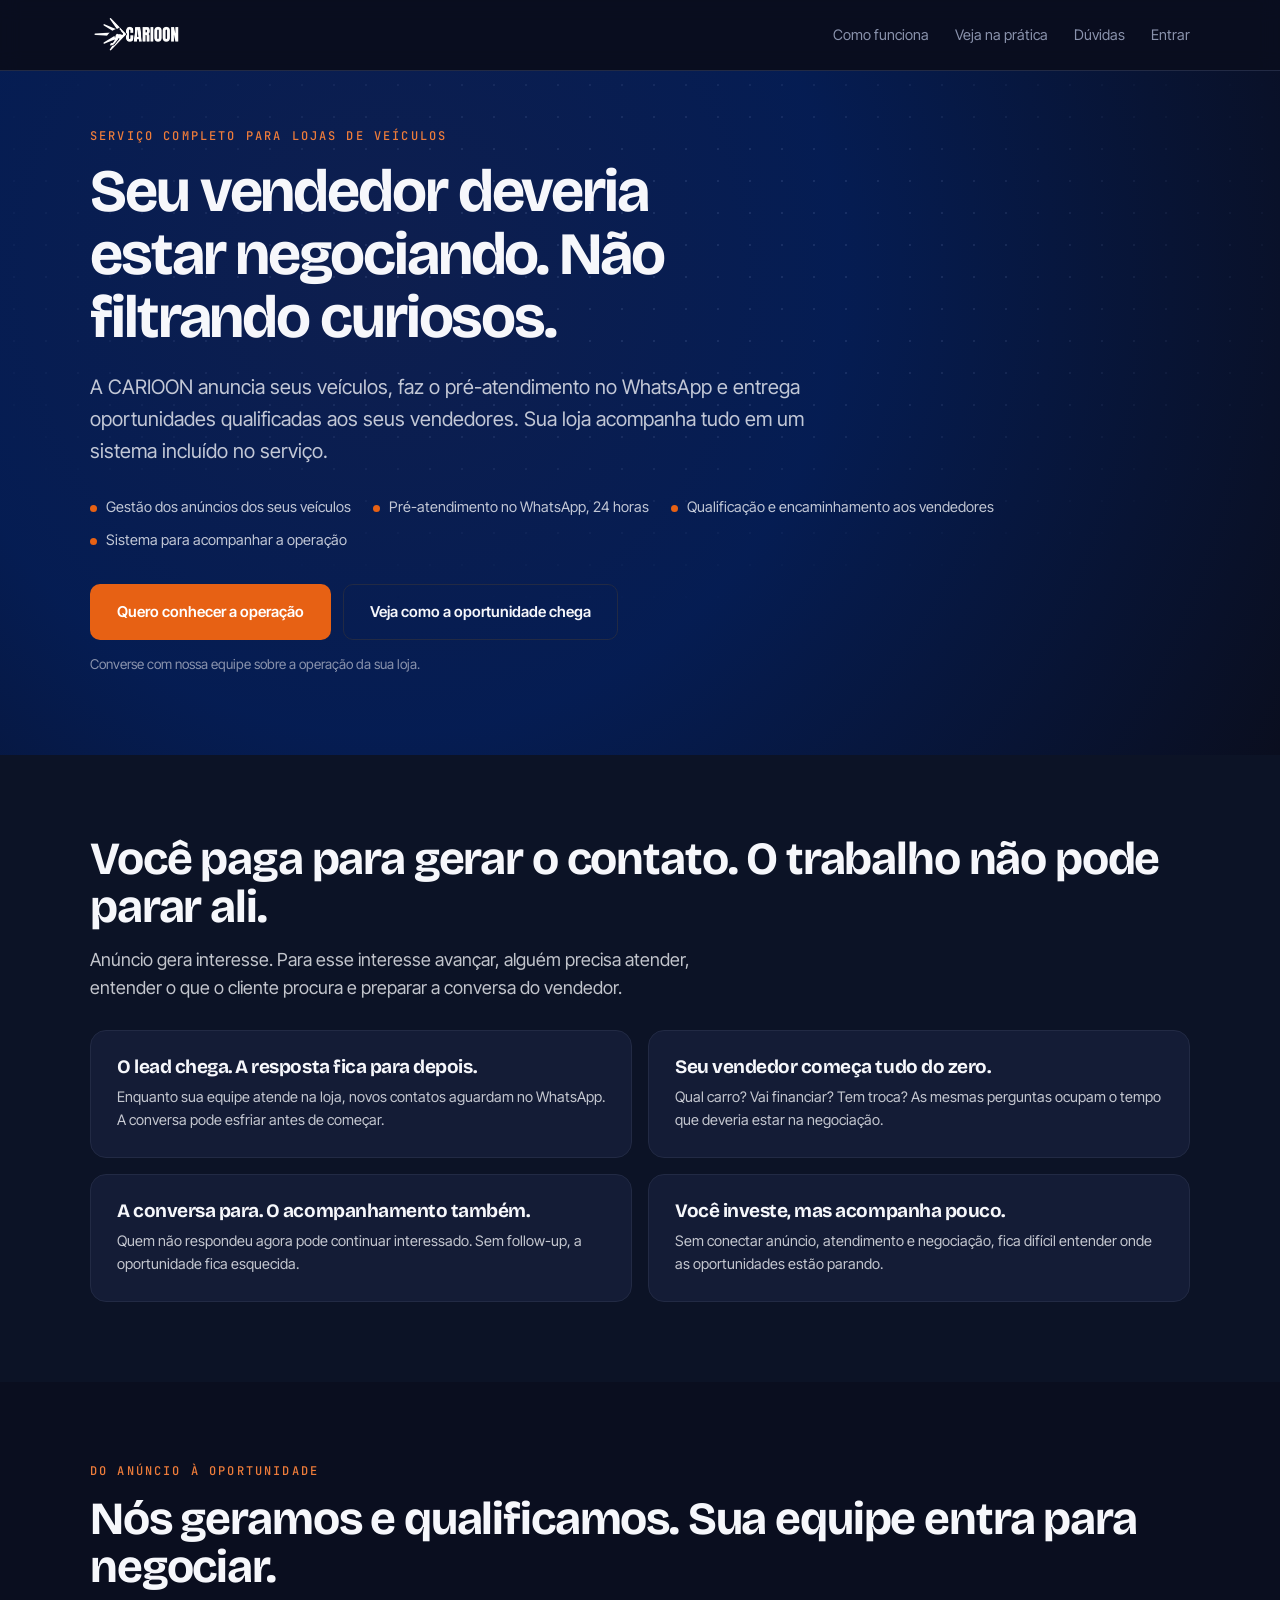
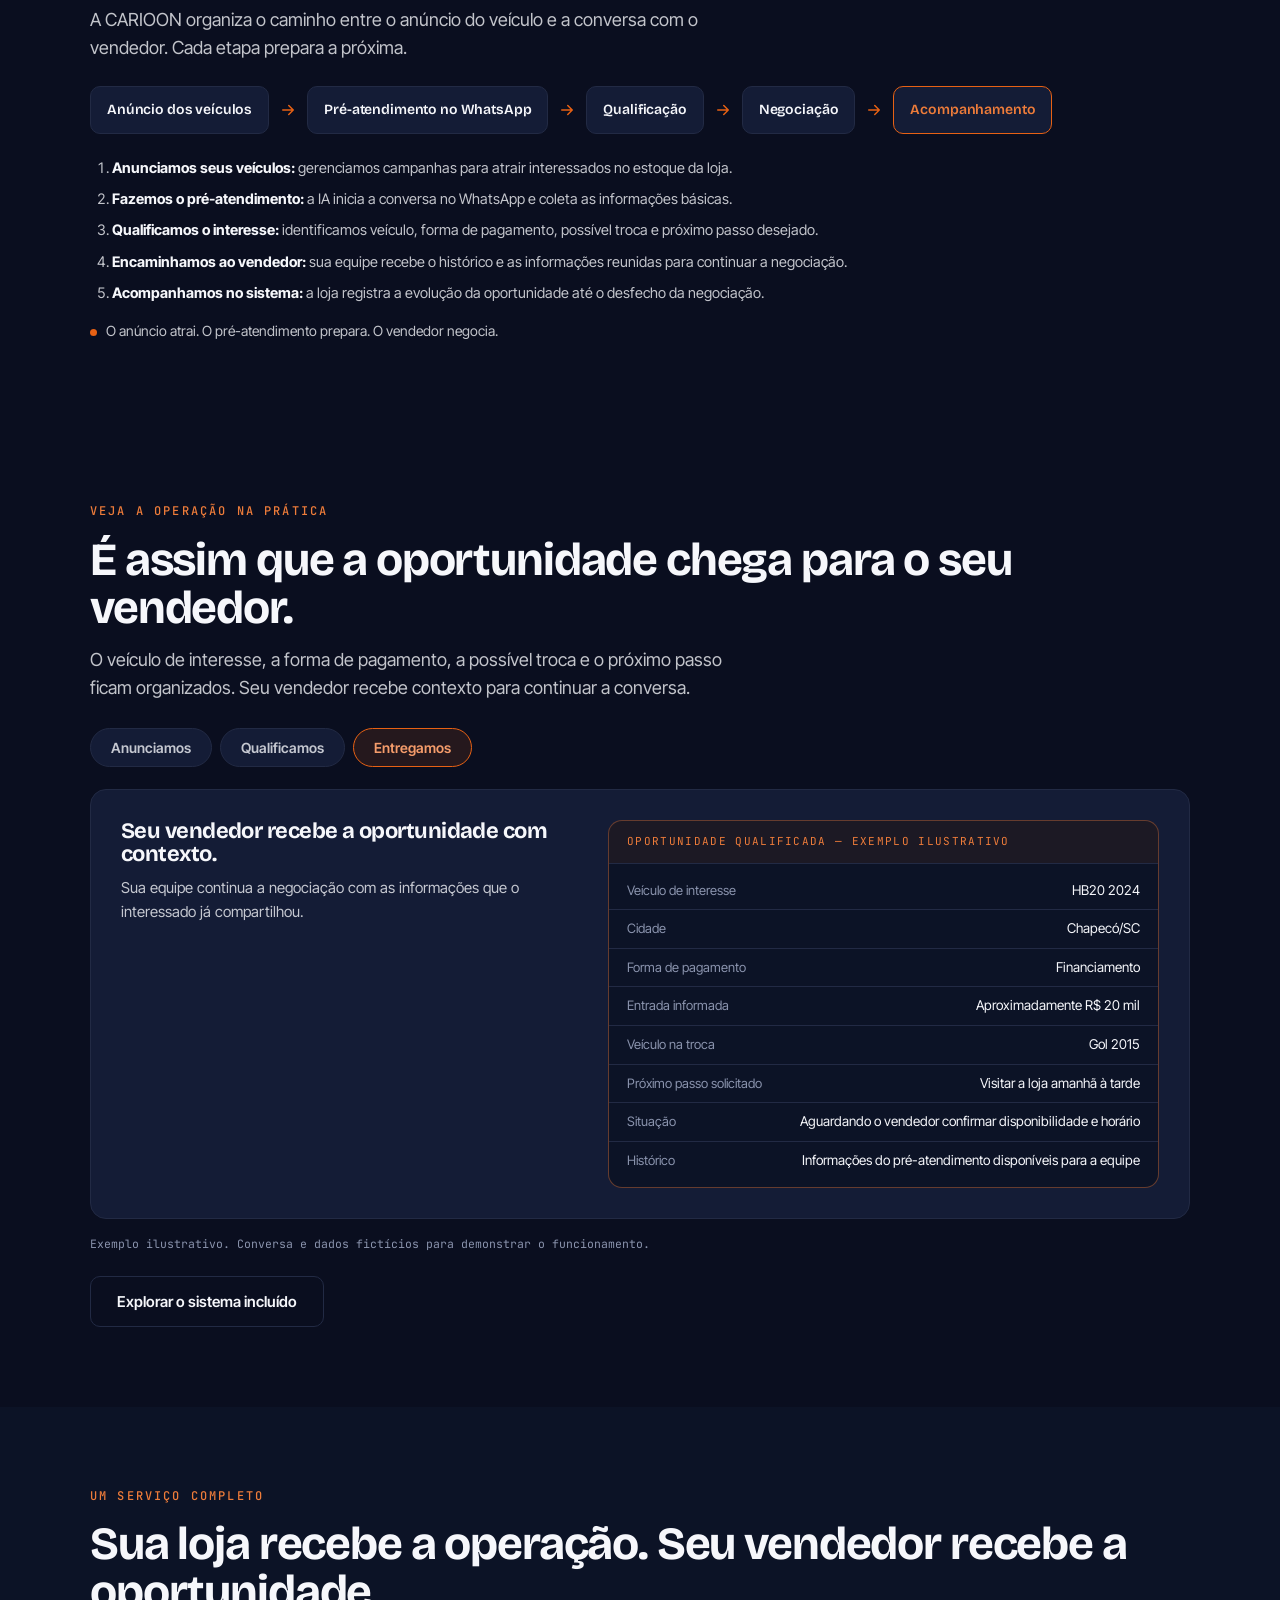
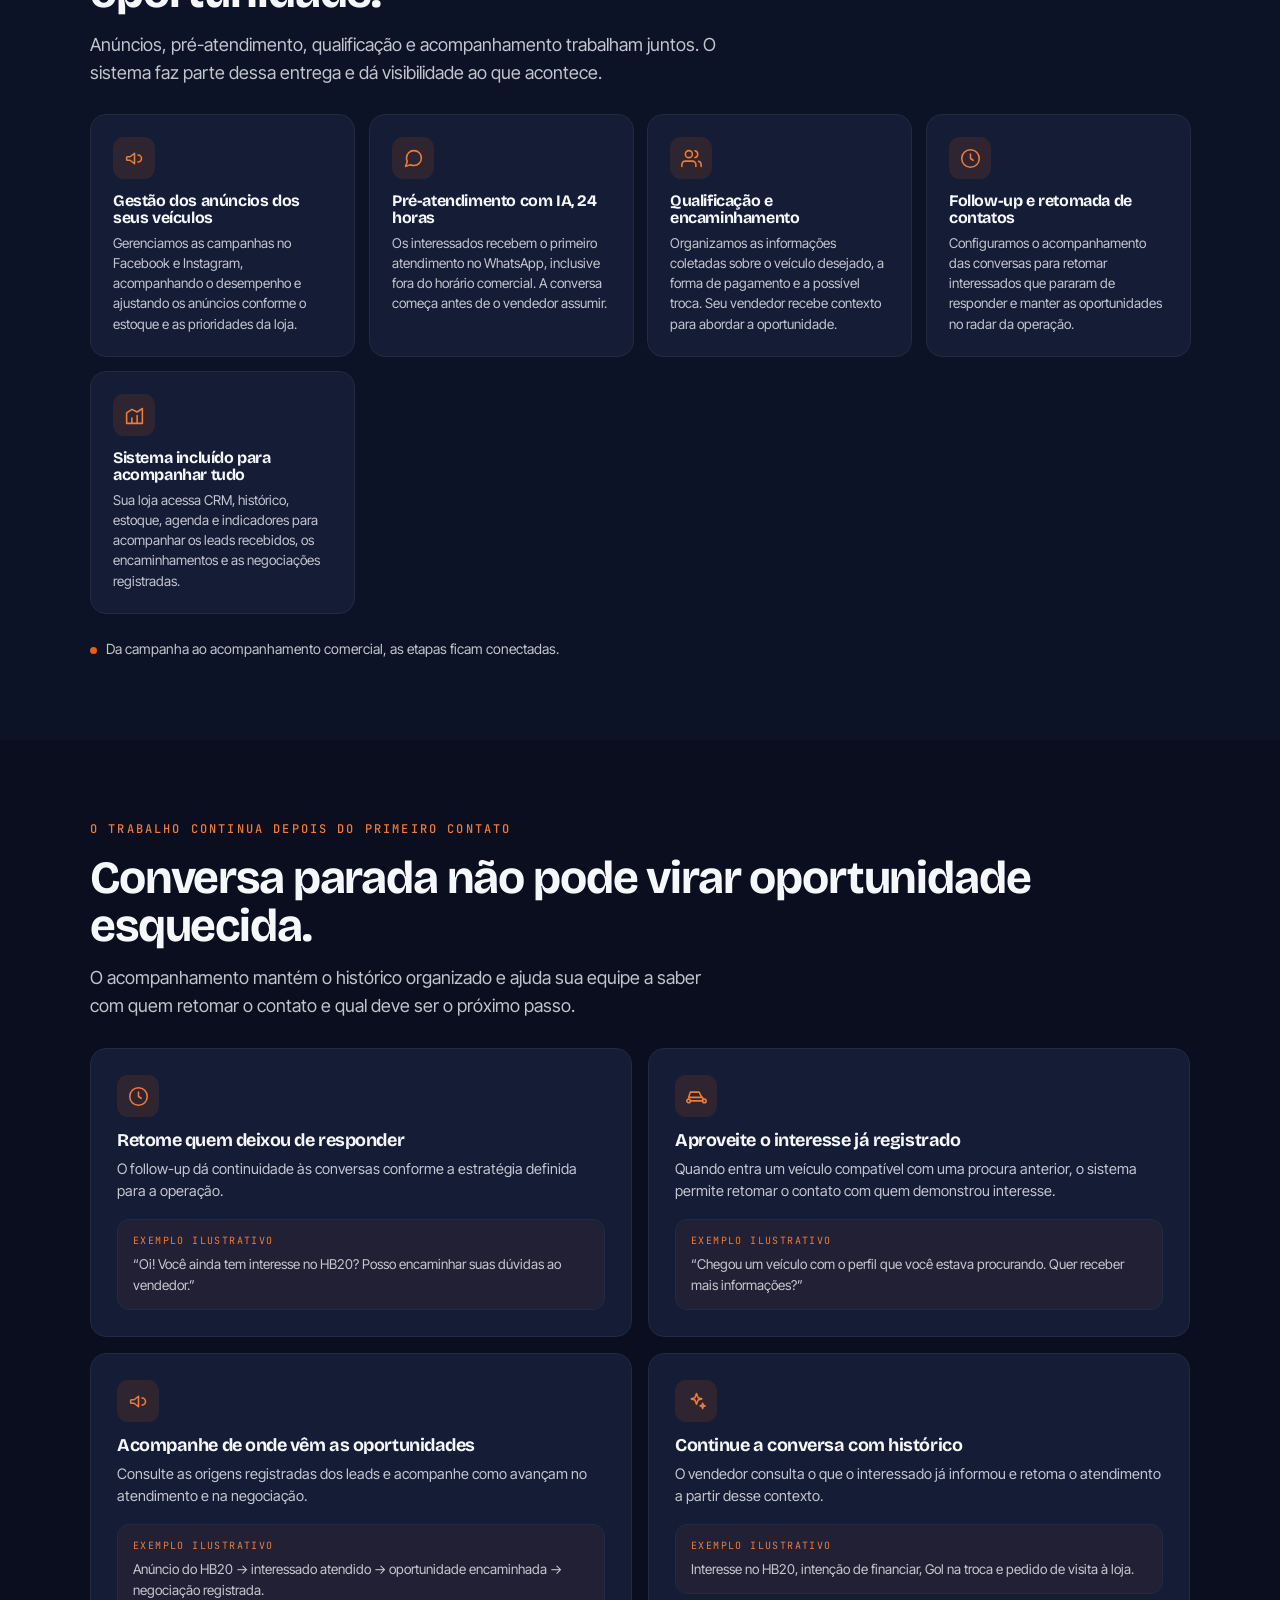
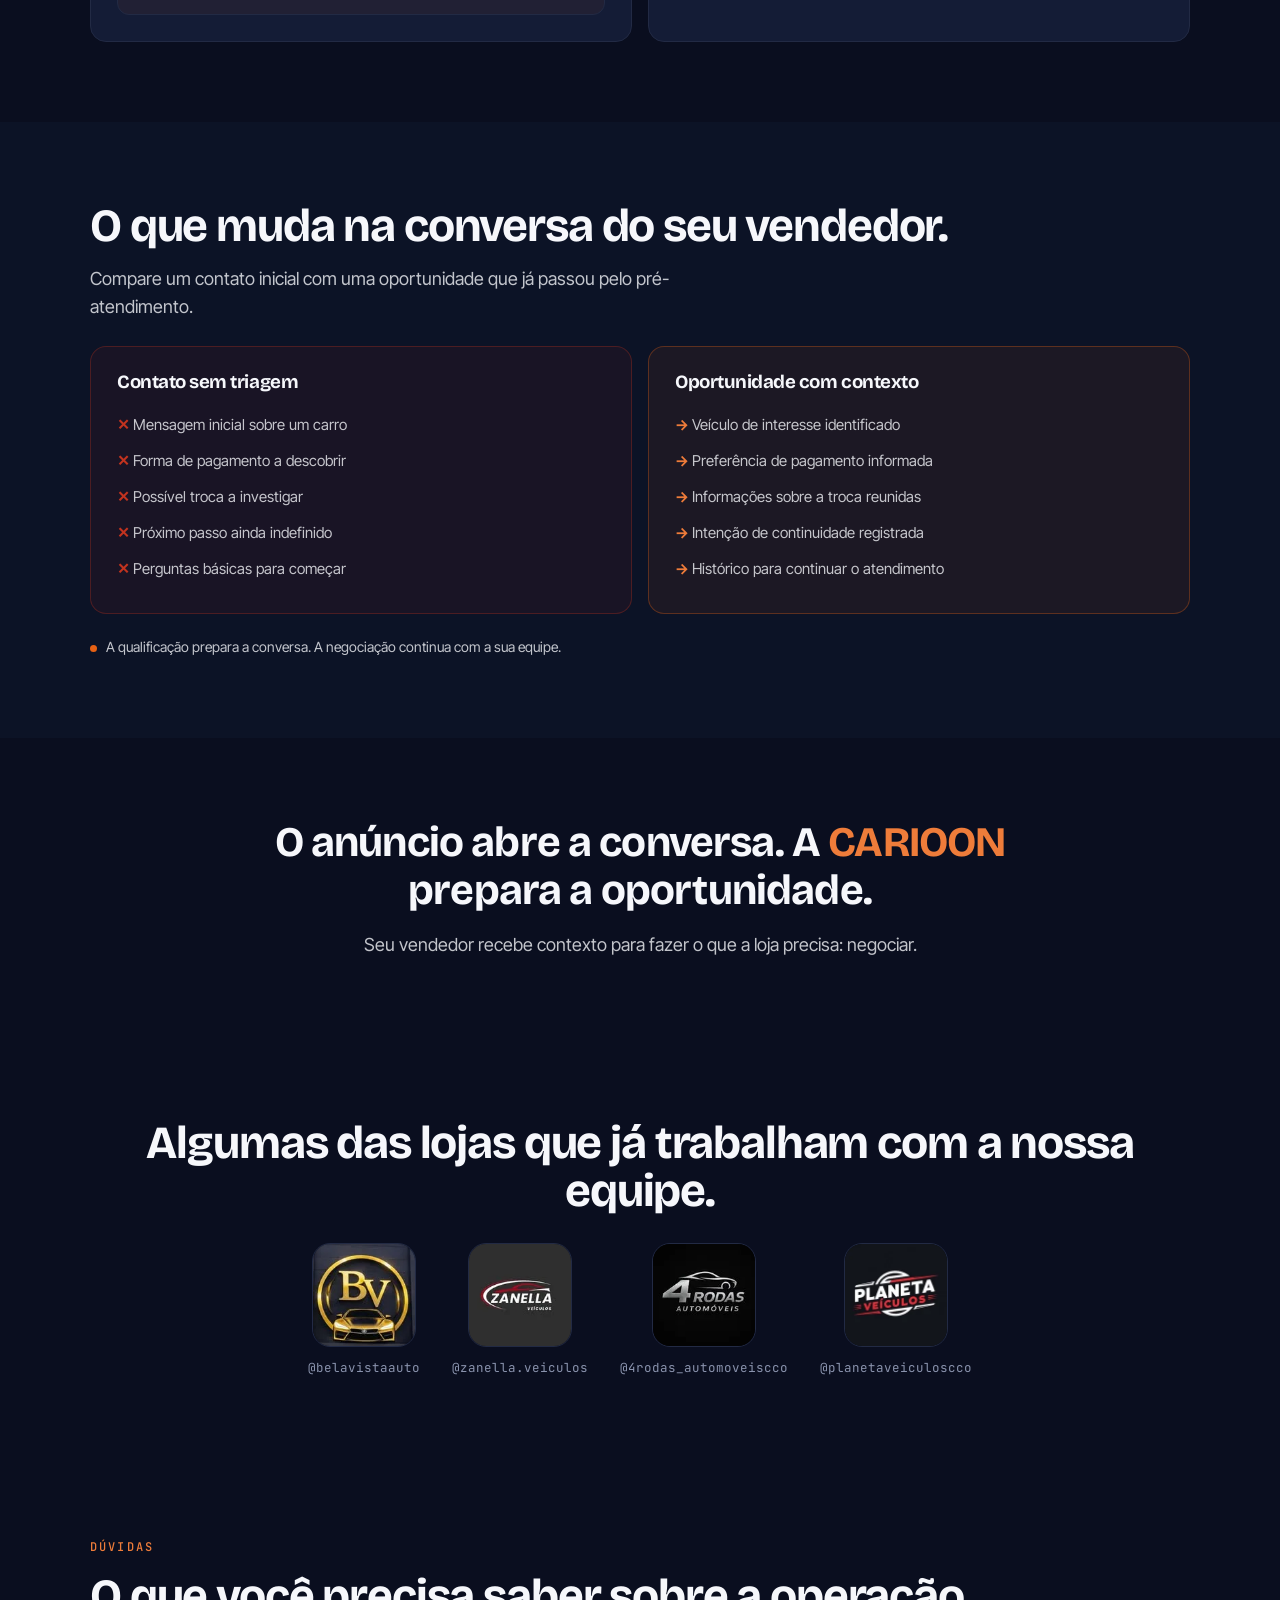
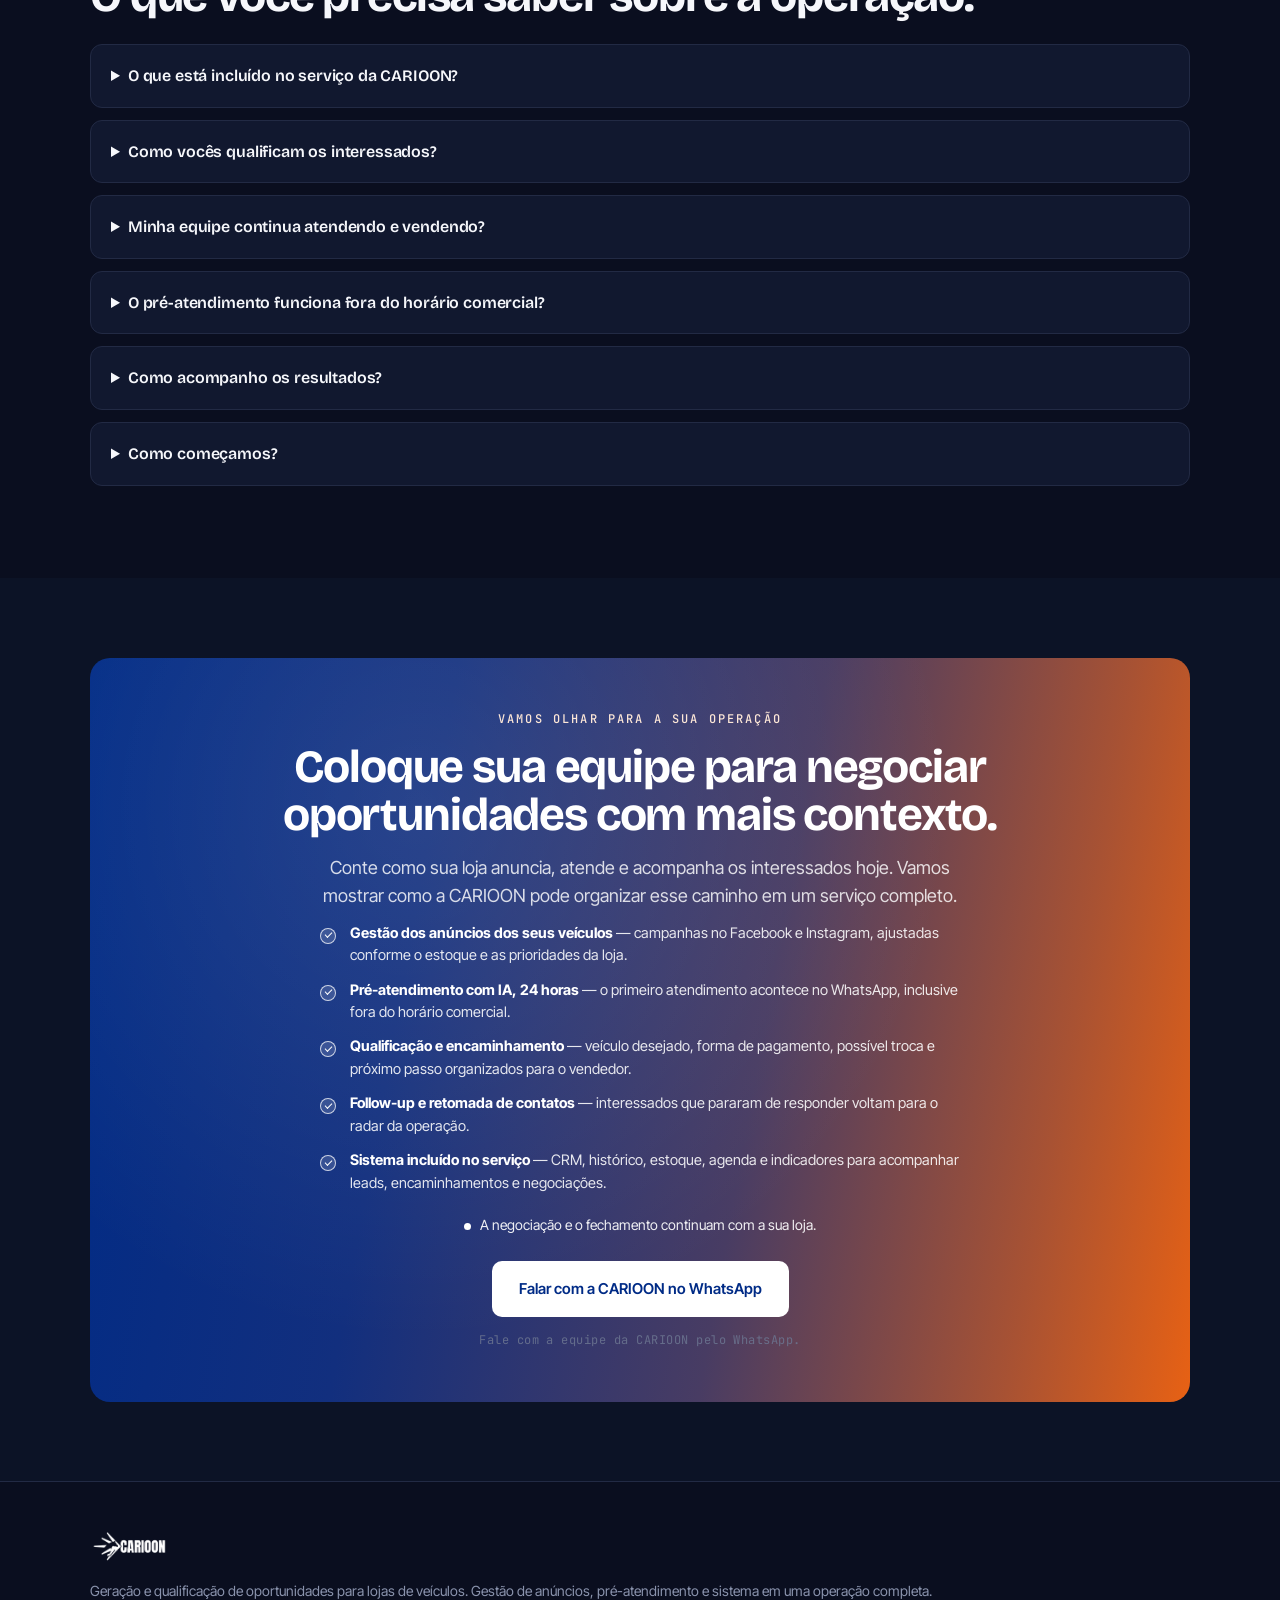
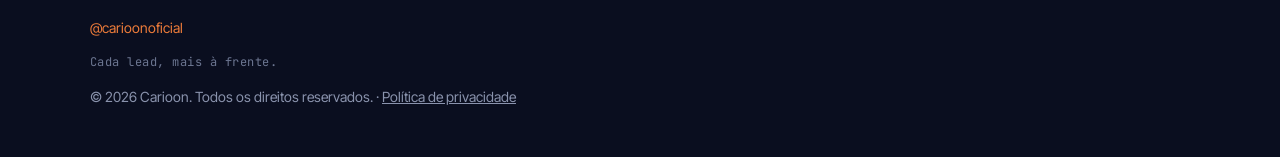
<file: index.html>
<!DOCTYPE html>
<html lang="pt-BR">
<head>
<meta charset="UTF-8">
<!-- Google Tag Manager -->
<script>(function(w,d,s,l,i){w[l]=w[l]||[];w[l].push({'gtm.start':
new Date().getTime(),event:'gtm.js'});var f=d.getElementsByTagName(s)[0],
j=d.createElement(s),dl=l!='dataLayer'?'&l='+l:'';j.async=true;j.src=
'https://www.googletagmanager.com/gtm.js?id='+i+dl;f.parentNode.insertBefore(j,f);
})(window,document,'script','dataLayer','GTM-WXFGM7H5');</script>
<!-- End Google Tag Manager -->
<meta name="viewport" content="width=device-width, initial-scale=1.0">
<title>CARIOON | Geração e qualificação de leads para lojas de veículos</title>
<link rel="preconnect" href="https://fonts.googleapis.com">
<link rel="preconnect" href="https://fonts.gstatic.com" crossorigin>
<link href="https://fonts.googleapis.com/css2?family=Bricolage+Grotesque:wght@600;700&family=Inter+Tight:wght@400;500;600;700&family=JetBrains+Mono:wght@400;500&display=optional" rel="stylesheet">
<link rel="stylesheet" href="styles.css?v=10">
<link rel="icon" href="assets/favicon.png">
<meta name="description" content="Anunciamos seus veículos, atendemos e qualificamos os interessados e encaminhamos oportunidades aos vendedores. Serviço completo com sistema incluído.">
<link rel="canonical" href="https://carioon.com.br/">
<meta property="og:type" content="website">
<meta property="og:title" content="CARIOON | Geração e qualificação de leads para lojas de veículos">
<meta property="og:description" content="Anunciamos seus veículos, atendemos e qualificamos os interessados e encaminhamos oportunidades aos vendedores. Serviço completo com sistema incluído.">
<meta property="og:url" content="https://carioon.com.br/">
<meta property="og:image" content="https://carioon.com.br/assets/og-image-carioon.png">
<meta property="og:image:width" content="1200">
<meta property="og:image:height" content="605">
<meta property="og:locale" content="pt_BR">
<meta name="twitter:card" content="summary_large_image">
<script type="application/ld+json">
{
  "@context":"https://schema.org",
  "@type":"Organization",
  "name":"Carioon",
  "url":"https://carioon.com.br/",
  "logo":"https://carioon.com.br/assets/carioon-full.png",
  "description":"Serviço de geração e qualificação de oportunidades para lojas de veículos, com gestão de anúncios, pré-atendimento com IA, follow-up e sistema de acompanhamento incluído.",
  "sameAs":["https://www.instagram.com/carioonoficial/"],
  "areaServed":"BR"
}
</script>
<script type="application/ld+json">
{
  "@context":"https://schema.org",
  "@type":"Service",
  "serviceType":"Geração e qualificação de oportunidades para lojas de veículos",
  "provider":{"@type":"Organization","name":"Carioon"},
  "areaServed":"BR",
  "audience":{"@type":"Audience","audienceType":"Concessionárias, revendas e lojas de veículos"},
  "description":"Serviço de geração e qualificação de oportunidades para lojas de veículos, com gestão de anúncios, pré-atendimento com IA, follow-up e sistema de acompanhamento incluído."
}
</script>
<script type="application/ld+json">
{
  "@context":"https://schema.org",
  "@type":"SoftwareApplication",
  "name":"Carioon",
  "applicationCategory":"BusinessApplication",
  "applicationSubCategory":"CRM e atendimento com IA para lojas de veículos",
  "operatingSystem":"Web",
  "url":"https://carioon.com.br/",
  "inLanguage":"pt-BR",
  "description":"Sistema disponibilizado dentro do serviço da CARIOON para lojas de veículos acompanharem a operação: CRM e funil de vendas, atendimento, gestão de estoque, agenda, base de clientes, dashboards e copiloto de IA.",
  "featureList":["Atendimento com IA 24h no WhatsApp","Qualificação automática de leads","CRM e funil de vendas","Gestão de estoque de veículos","Agenda de test-drives e visitas","Base de clientes","Dashboards e relatórios em tempo real","Copiloto de IA"],
  "provider":{"@type":"Organization","name":"Carioon"},
  "areaServed":"BR"
}
</script>
<script type="application/ld+json">
{
  "@context":"https://schema.org",
  "@type":"BreadcrumbList",
  "itemListElement":[
    {"@type":"ListItem","position":1,"name":"Início","item":"https://carioon.com.br/"},
    {"@type":"ListItem","position":2,"name":"Melhor CRM para loja de veículos","item":"https://carioon.com.br/melhor-crm-para-loja-de-veiculos.html"}
  ]
}
</script>
<script type="application/ld+json">
{
  "@context":"https://schema.org",
  "@type":"FAQPage",
  "mainEntity":[
    {"@type":"Question","name":"O que está incluído no serviço da CARIOON?","acceptedAnswer":{"@type":"Answer","text":"Gestão dos anúncios dos veículos, pré-atendimento com IA, qualificação dos interessados, encaminhamento aos vendedores e follow-up. O acesso ao sistema também faz parte do serviço, para sua loja acompanhar atendimentos e negociações."}},
    {"@type":"Question","name":"Como vocês qualificam os interessados?","acceptedAnswer":{"@type":"Answer","text":"O pré-atendimento identifica o veículo procurado, a intenção de compra, a forma de pagamento, a possível troca e o próximo passo desejado. As informações compartilhadas ficam organizadas para a equipe continuar o atendimento."}},
    {"@type":"Question","name":"Minha equipe continua atendendo e vendendo?","acceptedAnswer":{"@type":"Answer","text":"Sim. A CARIOON prepara e encaminha a oportunidade. Seus vendedores apresentam as condições, avaliam a troca, conduzem a negociação e trabalham o fechamento. A qualificação não significa compra confirmada ou financiamento aprovado."}},
    {"@type":"Question","name":"O pré-atendimento funciona fora do horário comercial?","acceptedAnswer":{"@type":"Answer","text":"Sim. O pré-atendimento com IA funciona 24 horas no WhatsApp para os contatos recebidos pela operação. Assim, o interessado pode iniciar a conversa mesmo quando os vendedores não estão disponíveis."}},
    {"@type":"Question","name":"Como acompanho os resultados?","acceptedAnswer":{"@type":"Answer","text":"Pelo sistema incluído no serviço. Você acompanha os leads recebidos, as informações coletadas, os encaminhamentos e a evolução das negociações. As vendas e demais desfechos precisam ser registrados para que os relatórios representem a operação."}},
    {"@type":"Question","name":"Como começamos?","acceptedAnswer":{"@type":"Answer","text":"Primeiro, conversamos sobre seu estoque, sua equipe e o momento da loja. A partir disso, alinhamos o escopo, os acessos e a estratégia para organizar os anúncios e o atendimento."}}
  ]
}
</script>
</head>
<body>
<!-- Google Tag Manager (noscript) -->
<noscript><iframe src="https://www.googletagmanager.com/ns.html?id=GTM-WXFGM7H5"
height="0" width="0" style="display:none;visibility:hidden"></iframe></noscript>
<!-- End Google Tag Manager (noscript) -->

<!-- 0. NAV -->
<header class="nav"><div class="container">
  <a href="index.html" aria-label="Carioon, início"><img src="assets/carioon-full-white.webp" alt="Carioon" class="brand-logo" width="92" height="40"></a>
  <nav class="nav-links" id="nav-links" aria-label="Principal">
    <a href="#fluxo">Como funciona</a>
    <a href="#demonstracao">Veja na prática</a><a href="#faq">Dúvidas</a>
    <a href="https://app.carioon.com.br/">Entrar</a>
    <a class="nav-cta" href="https://wa.me/5549991299449?text=Ol%C3%A1%21%20Quero%20conhecer%20o%20servi%C3%A7o%20completo%20da%20CARIOON%20para%20gerar%20e%20qualificar%20oportunidades%20para%20minha%20loja%20de%20ve%C3%ADculos.">Falar com a CARIOON</a>
  </nav>
  <button class="nav-toggle" id="nav-toggle" type="button" aria-label="Abrir menu" aria-expanded="false" aria-controls="nav-links">
    <span></span><span></span><span></span>
  </button>
</div></header>

<!-- 1. HERO (Adjust 1) -->
<section class="hero"><div class="container">
  <div class="eyebrow">Serviço completo para lojas de veículos</div>
  <h1>Seu vendedor deveria estar negociando. Não filtrando curiosos.</h1>
  <p class="sub">A CARIOON anuncia seus veículos, faz o pré-atendimento no WhatsApp e entrega oportunidades qualificadas aos seus vendedores. Sua loja acompanha tudo em um sistema incluído no serviço.</p>
  <div class="checks">
    <span>Gestão dos anúncios dos seus veículos</span><span>Pré-atendimento no WhatsApp, 24 horas</span>
    <span>Qualificação e encaminhamento aos vendedores</span><span>Sistema para acompanhar a operação</span>
  </div>
  <div class="hero-cta">
    <a class="btn btn-primary" href="#operacao">Quero conhecer a operação</a>
    <a class="btn btn-ghost" href="#demonstracao">Veja como a oportunidade chega</a>
  </div>
  <p class="hero-note">Converse com nossa equipe sobre a operação da sua loja.</p>
</div></section>

<!-- 2. PAIN (Adjust 3) -->
<section class="section section-alt" id="dores"><div class="container">
  <h2>Você paga para gerar o contato. O trabalho não pode parar ali.</h2>
  <p class="lead">Anúncio gera interesse. Para esse interesse avançar, alguém precisa atender, entender o que o cliente procura e preparar a conversa do vendedor.</p>
  <div class="grid grid-2" style="margin-top:28px">
    <div class="card"><h3>O lead chega. A resposta fica para depois.</h3><p>Enquanto sua equipe atende na loja, novos contatos aguardam no WhatsApp. A conversa pode esfriar antes de começar.</p></div>
    <div class="card"><h3>Seu vendedor começa tudo do zero.</h3><p>Qual carro? Vai financiar? Tem troca? As mesmas perguntas ocupam o tempo que deveria estar na negociação.</p></div>
    <div class="card"><h3>A conversa para. O acompanhamento também.</h3><p>Quem não respondeu agora pode continuar interessado. Sem follow-up, a oportunidade fica esquecida.</p></div>
    <div class="card"><h3>Você investe, mas acompanha pouco.</h3><p>Sem conectar anúncio, atendimento e negociação, fica difícil entender onde as oportunidades estão parando.</p></div>
  </div>
</div></section>

<!-- 3. FLOW (Adjust 5) -->
<section class="section" id="fluxo"><div class="container">
  <div class="eyebrow">Do anúncio à oportunidade</div>
  <h2>Nós geramos e qualificamos. Sua equipe entra para negociar.</h2>
  <p class="lead">A CARIOON organiza o caminho entre o anúncio do veículo e a conversa com o vendedor. Cada etapa prepara a próxima.</p>
  <div class="flow" style="margin-top:24px">
    <span class="step">Anúncio dos veículos</span><span class="arr"><svg viewBox="0 0 24 24"><path d="M5 12h14M13 6l6 6-6 6"/></svg></span>
    <span class="step">Pré-atendimento no WhatsApp</span><span class="arr"><svg viewBox="0 0 24 24"><path d="M5 12h14M13 6l6 6-6 6"/></svg></span>
    <span class="step">Qualificação</span><span class="arr"><svg viewBox="0 0 24 24"><path d="M5 12h14M13 6l6 6-6 6"/></svg></span>
    <span class="step">Negociação</span><span class="arr"><svg viewBox="0 0 24 24"><path d="M5 12h14M13 6l6 6-6 6"/></svg></span>
    <span class="step end">Acompanhamento</span>
  </div>
  <ol class="flow-steps">
    <li><strong>Anunciamos seus veículos:</strong> gerenciamos campanhas para atrair interessados no estoque da loja.</li>
    <li><strong>Fazemos o pré-atendimento:</strong> a IA inicia a conversa no WhatsApp e coleta as informações básicas.</li>
    <li><strong>Qualificamos o interesse:</strong> identificamos veículo, forma de pagamento, possível troca e próximo passo desejado.</li>
    <li><strong>Encaminhamos ao vendedor:</strong> sua equipe recebe o histórico e as informações reunidas para continuar a negociação.</li>
    <li><strong>Acompanhamos no sistema:</strong> a loja registra a evolução da oportunidade até o desfecho da negociação.</li>
  </ol>
  <p class="flow-base">O anúncio atrai. O pré-atendimento prepara. O vendedor negocia.</p>
</div></section>

<!-- 5. DEMO (Adjust 8 intro + reused demo) -->
<section class="section" id="demonstracao"><div class="container">
  <div class="eyebrow">Veja a operação na prática</div>
  <h2>É assim que a oportunidade chega para o seu vendedor.</h2>
  <p class="lead">O veículo de interesse, a forma de pagamento, a possível troca e o próximo passo ficam organizados. Seu vendedor recebe contexto para continuar a conversa.</p>

  <div class="op-tabs" role="tablist" aria-label="Etapas da operação">
    <button type="button" role="tab" aria-selected="false" aria-controls="op-anunciamos" data-op="anunciamos">Anunciamos</button>
    <button type="button" role="tab" aria-selected="false" aria-controls="op-qualificamos" data-op="qualificamos">Qualificamos</button>
    <button class="active" type="button" role="tab" aria-selected="true" aria-controls="op-entregamos" data-op="entregamos">Entregamos</button>
  </div>

  <div class="op-stage">

    <div class="op-panel" id="op-anunciamos" role="tabpanel" hidden>
      <div class="op-copy">
        <h3>O interesse começa no veículo anunciado.</h3>
        <p>As campanhas apresentam os carros da sua loja e iniciam o contato com quem demonstrou interesse.</p>
      </div>
      <div class="op-visual">
        <div class="op-veh">
          <span class="op-veh-tag">Veículo de exemplo</span>
          <div class="op-veh-ph"><img src="assets/hb20-2024.webp?v=2" alt="Criativo de anúncio ilustrativo: HB20 2024, veículo de exemplo" width="840" height="840" loading="lazy"></div>
          <div class="op-veh-in"><b>HB20 2024</b><span>Anúncio da loja no Facebook e Instagram</span></div>
        </div>
      </div>
    </div>

    <div class="op-panel" id="op-qualificamos" role="tabpanel" hidden>
      <div class="op-copy">
        <h3>A conversa prepara a oportunidade.</h3>
        <p>A IA coleta as informações no WhatsApp antes de o vendedor assumir.</p>
        <button class="op-replay" id="op-replay" type="button">Reproduzir conversa</button>
      </div>
      <div class="op-visual">
        <div class="op-chat" id="op-chat" aria-label="Conversa ilustrativa">
          <div class="op-msg in">Olá! Tenho interesse no HB20 2024 do anúncio.</div>
          <div class="op-msg out">Olá! Vou te ajudar. Você pretende comprar à vista ou financiar?</div>
          <div class="op-msg in">Financiar. Tenho cerca de R$ 20 mil para a entrada.</div>
          <div class="op-msg out">Você tem algum veículo que gostaria de oferecer na troca?</div>
          <div class="op-msg in">Sim, um Gol 2015.</div>
          <div class="op-msg out">Em qual cidade você está? Gostaria de conversar com o vendedor sobre esse HB20?</div>
          <div class="op-msg in">Estou em Chapecó. Queria visitar a loja amanhã à tarde.</div>
          <div class="op-msg out">Vou encaminhar suas informações e essa preferência ao vendedor. Ele continua o atendimento e confirma a disponibilidade do veículo e o horário com você.</div>
        </div>
      </div>
    </div>

    <div class="op-panel active" id="op-entregamos" role="tabpanel">
      <div class="op-copy">
        <h3>Seu vendedor recebe a oportunidade com contexto.</h3>
        <p>Sua equipe continua a negociação com as informações que o interessado já compartilhou.</p>
      </div>
      <div class="op-visual">
        <div class="op-card">
          <div class="op-card-head">Oportunidade qualificada — exemplo ilustrativo</div>
          <dl>
            <div><dt>Veículo de interesse</dt><dd>HB20 2024</dd></div>
            <div><dt>Cidade</dt><dd>Chapecó/SC</dd></div>
            <div><dt>Forma de pagamento</dt><dd>Financiamento</dd></div>
            <div><dt>Entrada informada</dt><dd>Aproximadamente R$ 20 mil</dd></div>
            <div><dt>Veículo na troca</dt><dd>Gol 2015</dd></div>
            <div><dt>Próximo passo solicitado</dt><dd>Visitar a loja amanhã à tarde</dd></div>
            <div><dt>Situação</dt><dd>Aguardando o vendedor confirmar disponibilidade e horário</dd></div>
            <div><dt>Histórico</dt><dd>Informações do pré-atendimento disponíveis para a equipe</dd></div>
          </dl>
        </div>
      </div>
    </div>

  </div>

  <p class="op-note">Exemplo ilustrativo. Conversa e dados fictícios para demonstrar o funcionamento.</p>

  <div class="op-explore">
    <button class="btn btn-ghost" id="sys-toggle" type="button" aria-expanded="false" aria-controls="sys-explore">Explorar o sistema incluído</button>
  </div>

  <div id="sys-explore" hidden>
  <div class="demo-badge">
    <span class="dot"></span>
    <span><strong>Demonstração interativa do sistema Carioon.</strong> Navegue pelo menu lateral e explore as telas. Dados fictícios, apenas para demonstração.</span>
  </div>
  <div class="mv-frame"><div class="mv-app" id="mv-app">
    <!-- Sidebar -->
    <aside class="mv-side">
      <div class="mv-logo">
        <span class="sq"><img src="assets/movia-symbol-white.webp" alt=""></span>
        <span class="nm">Carioon<small>Automações</small></span>
      </div>
      <div class="mv-nav">
        <button data-view="insights" type="button"><svg viewBox="0 0 24 24"><path d="M9 18h6M10 22h4M8.5 14a5 5 0 1 1 7 0c-.7.6-1 1.2-1 2H9.5c0-.8-.3-1.4-1-2z"/></svg><span class="lbl">Insights</span></button>
        <button class="active" data-view="atendimento" type="button"><svg viewBox="0 0 24 24"><path d="M21 11.5a8.4 8.4 0 0 1-8.5 8.5 8.6 8.6 0 0 1-3.9-.9L3 21l1.9-5.6A8.4 8.4 0 0 1 4 11.5 8.4 8.4 0 0 1 12.5 3 8.4 8.4 0 0 1 21 11.5z"/></svg><span class="lbl">Atendimento</span></button>
        <button data-view="crm" type="button"><svg viewBox="0 0 24 24"><path d="M17 21v-2a4 4 0 0 0-4-4H5a4 4 0 0 0-4 4v2M9 11a4 4 0 1 0 0-8 4 4 0 0 0 0 8zM23 21v-2a4 4 0 0 0-3-3.9M16 3.1a4 4 0 0 1 0 7.8"/></svg><span class="lbl">CRM</span></button>
        <button data-view="clientes" type="button"><svg viewBox="0 0 24 24"><path d="M20 21v-2a4 4 0 0 0-4-4H8a4 4 0 0 0-4 4v2M12 11a4 4 0 1 0 0-8 4 4 0 0 0 0 8z"/></svg><span class="lbl">Clientes</span></button>
        <button data-view="leads-perdidos" type="button"><svg viewBox="0 0 24 24"><path d="M16 21v-2a4 4 0 0 0-4-4H6a4 4 0 0 0-4 4v2M9 11a4 4 0 1 0 0-8 4 4 0 0 0 0 8zM17 8l4 4m0-4l-4 4"/></svg><span class="lbl">Leads Perdidos</span></button>
        <button data-view="veiculos" type="button"><svg viewBox="0 0 24 24"><path d="M5 17h14M5 17a2 2 0 1 1-4 0 2 2 0 0 1 4 0zm14 0a2 2 0 1 1 4 0 2 2 0 0 1-4 0zM3 13l2-6h10l3 6M3 13h16v4"/></svg><span class="lbl">Veículos</span></button>
        <button data-view="agenda" type="button"><svg viewBox="0 0 24 24"><path d="M3 5h18v16H3zM3 9h18M8 3v4M16 3v4"/></svg><span class="lbl">Agenda</span></button>
        <button data-view="dashboards" type="button"><svg viewBox="0 0 24 24"><path d="M3 21V9l6-4 6 3 6-4v17M3 21h18M9 21v-6M15 21v-9"/></svg><span class="lbl">Dashboards</span></button>
        <button data-view="trafego" type="button"><svg viewBox="0 0 24 24"><path d="M3 11v2a1 1 0 0 0 1 1h3l5 4V6L7 10H4a1 1 0 0 0-1 1zM16 8a4 4 0 0 1 0 8"/></svg><span class="lbl">Tráfego Pago</span></button>
        <button data-view="copilot" type="button"><svg viewBox="0 0 24 24"><path d="M12 3l1.8 4.7L18 9l-4.2 1.3L12 15l-1.8-4.7L6 9l4.2-1.3zM19 14l.8 2.2L22 17l-2.2.8L19 20l-.8-2.2L16 17l2.2-.8z"/></svg><span class="lbl">Copilot</span></button>
      </div>
      <button class="mv-theme" id="mv-theme-d" type="button" aria-label="Alternar tema claro ou escuro" title="Alternar tema" style="margin-bottom:8px;justify-content:center">
        <span class="ic ic-moon"><svg viewBox="0 0 24 24"><path d="M21 12.8A9 9 0 1 1 11.2 3a7 7 0 0 0 9.8 9.8z"/></svg></span>
        <span class="ic ic-sun"><svg viewBox="0 0 24 24"><circle cx="12" cy="12" r="4"/><path d="M12 2v2M12 20v2M4.9 4.9l1.4 1.4M17.7 17.7l1.4 1.4M2 12h2M20 12h2M4.9 19.1l1.4-1.4M17.7 6.3l1.4-1.4"/></svg></span>
        <span class="lb lb-dark">Dark</span><span class="lb lb-light">Light</span>
      </button>
      <div class="mv-user">
        <span class="av">C</span>
        <span class="nm">CARIOON<small>OWNER</small></span>
        <span class="cv"></span>
      </div>
    </aside>

    <!-- Main -->
    <main class="mv-main">

      <!-- INSIGHTS (home do sistema finalizado) -->
      <section class="mv-view" id="v-insights">
        <div class="mv-head">
          <div><div class="mv-title">Insights do negócio</div><div class="mv-sub">O que precisa da sua atenção hoje — e onde tem dinheiro na mesa.</div></div>
        </div>
        <div class="mv-refresh-row">
          <span class="mv-updated">Atualizado há 6 min</span>
          <button class="mv-btn indigo" id="mv-refresh" type="button"><svg class="spin" viewBox="0 0 24 24"><path d="M21 12a9 9 0 1 1-2.6-6.4M21 3v5h-5"/></svg>Atualizar agora</button>
        </div>
        <div class="mv-stats">
          <div class="mv-stat"><div class="lbl">Leads (30d)</div><div class="num">347</div><div class="dt up">+18% vs maio</div></div>
          <div class="mv-stat"><div class="lbl">Tempo 1ª resposta</div><div class="num">38s</div><div class="dt">Carol (IA)</div></div>
          <div class="mv-stat"><div class="lbl">Conversão lead→venda</div><div class="num">6,6%</div><div class="dt up">+0,8pp</div></div>
          <div class="mv-stat"><div class="lbl">Investimento Meta</div><div class="num">R$ 4.820</div><div class="dt flat">últimos 30 dias</div></div>
        </div>
        <div class="mv-sec-label"><svg viewBox="0 0 24 24"><path d="M3 17l6-6 4 4 8-8M21 7v6h-6"/></svg>Oportunidade <span class="ct">(3)</span></div>
        <div class="mv-opp warn"><button class="x" type="button" aria-label="Dispensar">×</button><span class="badge">Alerta</span><div class="tt">3 leads quentes sem vendedor há mais de 1h</div><div class="ds">Eduardo Martins (Hilux SRX), Rafael Nunes (T-Cross) e Patrícia Gomes (HB20) estão prontos para negociar. Distribua agora, antes que esfriem.</div></div>
        <div class="mv-opp"><button class="x" type="button" aria-label="Dispensar">×</button><span class="badge">Info</span><div class="tt">Capital parado: R$ 67.500 há mais de 60 dias</div><div class="ds">O Chevrolet Onix LT 2019 está em avaliação há 2 meses. Vale rever o preço ou destacar em campanha.</div></div>
        <div class="mv-opp good"><button class="x" type="button" aria-label="Dispensar">×</button><span class="badge">Oportunidade</span><div class="tt">WhatsApp gerou 142 leads este mês (+22%)</div><div class="ds">É a origem que mais converte na sua loja. Reforçar as campanhas de mensagens tende a trazer mais retorno.</div></div>
      </section>

      <!-- ATENDIMENTO -->
      <section class="mv-view active" id="v-atendimento">
        <div class="mv-head">
          <div><div class="mv-title">Atendimento</div><div class="mv-sub">2 sendo atendidos pela Carol</div></div>
          <div class="mv-pills">
            <button class="active" type="button">IA atendendo · 2</button>
            <button type="button">Follow-up</button><button type="button">Fila</button>
            <button type="button">Meus</button><button type="button">Finalizados</button>
          </div>
        </div>
        <div class="mv-conv">
          <div class="mv-clist">
            <div class="mv-search">Buscar por nome ou telefone…</div>
            <div class="mv-citem active" data-conv="0">
              <span class="av">L</span>
              <span><span class="nm">Lucas Andrade</span><br><span class="ph">+55 (49) 98100-2233</span><br><span class="bot">BOT</span></span>
              <span class="tm">14:28</span>
            </div>
            <div class="mv-citem" data-conv="1">
              <span class="av">P</span>
              <span><span class="nm">Patrícia Gomes</span><br><span class="ph">+55 (49) 99211-4567</span><br><span class="bot">BOT</span> <span class="mv-hot">🔥 Quente</span></span>
              <span class="tm">13:52</span>
            </div>
            <div class="mv-citem" data-conv="2">
              <span class="av">E</span>
              <span><span class="nm">Eduardo Martins</span><br><span class="ph">+55 (47) 99320-7781</span><br><span class="bot">BOT</span> <span class="mv-hot">🔥 Quente</span></span>
              <span class="tm">11:09</span>
            </div>
            <div class="mv-citem" data-conv="3">
              <span class="av">C</span>
              <span><span class="nm">Camila Rocha</span><br><span class="ph">+55 (49) 98477-9912</span><br><span class="bot">BOT</span></span>
              <span class="tm">ontem</span>
            </div>
            <div class="mv-citem" data-conv="4">
              <span class="av">R</span>
              <span><span class="nm">Rafael Nunes</span><br><span class="ph">+55 (49) 99655-3300</span><br><span class="bot">BOT</span> <span class="mv-hot">🔥 Quente</span></span>
              <span class="tm">ontem</span>
            </div>
          </div>
          <div class="mv-chat">
            <div class="ch-head">
              <span class="av" id="mv-ch-av" style="width:34px;height:34px;border-radius:50%;background:var(--app-card);display:inline-flex;align-items:center;justify-content:center;color:var(--app-muted);font-weight:600">L</span>
              <span><span class="nm" id="mv-ch-name">Lucas Andrade</span> &nbsp;<span class="bot" style="font-size:9px;border:1px solid var(--app-border);border-radius:4px;padding:1px 5px;color:var(--app-dim)">BOT</span><br><span class="ph" id="mv-ch-phone">+55 (49) 98100-2233</span></span>
              <span class="sp mv-actions">
                <button class="mv-btn ghost" type="button" style="padding:7px 11px">WhatsApp</button>
                <button class="mv-btn" type="button">Assumir</button>
              </span>
            </div>
            <div class="ch-body" id="mv-chat">
              <span class="mv-date" id="mv-date">12/06/2026</span>
              <div class="mv-typing" id="mv-typing"><i></i><i></i><i></i></div>
            </div>
            <div class="ch-foot">
              <span class="info"><b>Carol (IA) está respondendo</b><br>Para enviar manualmente, assuma o atendimento primeiro.</span>
              <button class="mv-btn" type="button">Assumir atendimento</button>
            </div>
          </div>
        </div>
        <p class="mv-hint">Demonstração interativa · navegue pelo menu lateral · dados fictícios</p>
      </section>

      <!-- CRM -->
      <section class="mv-view" id="v-crm">
        <div class="mv-head">
          <div><div class="mv-title">CRM</div><div class="mv-sub">Arraste leads entre etapas para atualizar o funil.</div></div>
          <div class="mv-actions">
            <button class="mv-btn ghost" type="button">Gerenciar colunas</button>
            <div class="mv-pills ghost" id="crm-toggle">
              <button data-crm="kanban" type="button">Kanban</button>
              <button class="active" data-crm="tabela" type="button">Tabela</button>
            </div>
            <button class="mv-btn" type="button">+ Novo lead</button>
          </div>
        </div>
        <div class="mv-stats">
          <div class="mv-stat"><div class="lbl">Em atendimento</div><div class="num">3</div><div class="dt">atendentes humanos</div></div>
          <div class="mv-stat"><div class="lbl">Em triagem</div><div class="num">1</div><div class="dt">Carol (IA)</div></div>
          <div class="mv-stat"><div class="lbl">Fechados</div><div class="num">2</div><div class="dt">conversas encerradas</div></div>
          <div class="mv-stat"><div class="lbl">Total no funil</div><div class="num">8</div><div class="dt">leads ativos + fechados</div></div>
        </div>

        <div id="crm-tabela">
          <table class="mv-table">
            <thead><tr><th>Nome</th><th>Telefone</th><th>Estágio</th><th>Atendente</th><th>Carro de interesse</th><th>Criado em</th></tr></thead>
            <tbody>
              <tr><td><b>Lucas Andrade</b></td><td class="tel">+55 (49) 98100-2233</td><td class="mv-stage">Em follow-up</td><td>—</td><td>Honda Civic (2022)</td><td>14/06/2026</td></tr>
              <tr><td><b>Patrícia Gomes</b></td><td class="tel">+55 (49) 99211-4567</td><td class="mv-stage">Em qualificação</td><td>Carol (IA)</td><td>HB20 (2024)</td><td>14/06/2026</td></tr>
              <tr><td><b>Eduardo Martins</b></td><td class="tel">+55 (47) 99320-7781</td><td class="mv-stage">Em qualificação</td><td>—</td><td>Hilux SRX (2023)</td><td>13/06/2026</td></tr>
              <tr><td><b>Camila Rocha</b></td><td class="tel">+55 (49) 98477-9912</td><td class="mv-stage">Em follow-up</td><td>Vendedor 2</td><td>Jeep Compass (2022)</td><td>13/06/2026</td></tr>
              <tr><td><b>Rafael Nunes</b></td><td class="tel">+55 (49) 99655-3300</td><td class="mv-stage">Em triagem</td><td>Carol (IA)</td><td>VW T-Cross (2023)</td><td>13/06/2026</td></tr>
              <tr><td><b>Marina Teixeira</b></td><td class="tel">+55 (49) 99088-1212</td><td class="mv-stage">Fechado</td><td>Vendedor 1</td><td>Onix LT (2019)</td><td>12/06/2026</td></tr>
              <tr><td><b>Bruno Carvalho</b></td><td class="tel">+55 (49) 98722-4545</td><td class="mv-stage">Fechado</td><td>Vendedor 1</td><td>VW Polo (2021)</td><td>10/06/2026</td></tr>
              <tr><td><b>Sofia Almeida</b></td><td class="tel">+55 (47) 99511-8080</td><td class="mv-stage">Perdido</td><td>—</td><td>Renault Kwid (2020)</td><td>09/06/2026</td></tr>
            </tbody>
          </table>
        </div>

        <div id="crm-kanban" style="display:none">
          <div class="mv-kanban">
            <div class="mv-kcol"><div class="kh"><span class="dot" style="background:#7e89a3"></span>Em triagem <span class="ct">1</span></div>
              <div class="mv-kcard"><div class="nm">Rafael Nunes</div><div class="ph">+55 (49) 99655-3300</div><div class="car">VW T-Cross (2023)</div></div>
            </div>
            <div class="mv-kcol"><div class="kh"><span class="dot" style="background:#e76114"></span>Em follow-up <span class="ct">2</span></div>
              <div class="mv-kcard"><div class="nm">Lucas Andrade</div><div class="ph">+55 (49) 98100-2233</div><div class="car">Honda Civic (2022)</div></div>
              <div class="mv-kcard"><div class="nm">Camila Rocha</div><div class="ph">+55 (49) 98477-9912</div><div class="car">Jeep Compass (2022)</div></div>
            </div>
            <div class="mv-kcol"><div class="kh"><span class="dot" style="background:#ee7c3a"></span>Em qualificação <span class="ct">2</span></div>
              <div class="mv-kcard"><div class="nm">Patrícia Gomes</div><div class="ph">+55 (49) 99211-4567</div><div class="car">HB20 (2024)</div></div>
              <div class="mv-kcard"><div class="nm">Eduardo Martins</div><div class="ph">+55 (47) 99320-7781</div><div class="car">Hilux SRX (2023)</div></div>
            </div>
            <div class="mv-kcol"><div class="kh"><span class="dot" style="background:#3ec98a"></span>Fechado <span class="ct">2</span></div>
              <div class="mv-kcard"><div class="nm">Marina Teixeira</div><div class="ph">+55 (49) 99088-1212</div><div class="car">Onix LT (2019)</div></div>
              <div class="mv-kcard"><div class="nm">Bruno Carvalho</div><div class="ph">+55 (49) 98722-4545</div><div class="car">VW Polo (2021)</div></div>
            </div>
            <div class="mv-kcol"><div class="kh"><span class="dot" style="background:#c2331f"></span>Perdido <span class="ct">1</span></div>
              <div class="mv-kcard"><div class="nm">Sofia Almeida</div><div class="ph">+55 (47) 99511-8080</div><div class="car">Renault Kwid (2020)</div></div>
            </div>
          </div>
        </div>
      </section>

      <!-- CLIENTES -->
      <section class="mv-view" id="v-clientes">
        <div class="mv-head">
          <div><div class="mv-title">Clientes</div><div class="mv-sub">Base de clientes da loja</div></div>
          <button class="mv-btn" type="button">+ Novo cliente</button>
        </div>
        <table class="mv-table">
          <thead><tr><th>Nome</th><th>Telefone</th><th>Cidade</th><th>Último veículo</th><th>Cadastro</th></tr></thead>
          <tbody>
            <tr><td><b>Lucas Andrade</b></td><td class="tel">+55 (49) 98100-2233</td><td>Chapecó</td><td>Honda Civic 2022</td><td>14/06/2026</td></tr>
            <tr><td><b>Marina Teixeira</b></td><td class="tel">+55 (49) 99088-1212</td><td>Xanxerê</td><td>Onix LT 2019</td><td>12/06/2026</td></tr>
            <tr><td><b>Patrícia Gomes</b></td><td class="tel">+55 (49) 99211-4567</td><td>Chapecó</td><td>—</td><td>14/06/2026</td></tr>
            <tr><td><b>Bruno Carvalho</b></td><td class="tel">+55 (49) 98722-4545</td><td>São Carlos</td><td>VW Polo 2021</td><td>10/06/2026</td></tr>
            <tr><td><b>Eduardo Martins</b></td><td class="tel">+55 (47) 99320-7781</td><td>Joaçaba</td><td>—</td><td>13/06/2026</td></tr>
            <tr><td><b>Camila Rocha</b></td><td class="tel">+55 (49) 98477-9912</td><td>Chapecó</td><td>—</td><td>13/06/2026</td></tr>
          </tbody>
        </table>
      </section>

      <!-- LEADS PERDIDOS -->
      <section class="mv-view" id="v-leads-perdidos">
        <div class="mv-head">
          <div><div class="mv-title">Leads perdidos</div><div class="mv-sub">Entenda por que cada oportunidade não fechou.</div></div>
          <div class="mv-pills"><button type="button">Hoje</button><button type="button">7 dias</button><button class="active" type="button">30 dias</button><button type="button">90 dias</button></div>
        </div>
        <div class="mv-card">
          <h4>Motivos de perda</h4><div class="csub">Ranking no período</div>
          <div class="mv-lossbars">
            <div class="mv-lossbar"><span class="lb">Achou o preço alto</span><span class="tr"><span class="fl" style="width:100%"></span></span><span class="vl">5</span></div>
            <div class="mv-lossbar"><span class="lb">Comprou em outra loja</span><span class="tr"><span class="fl" style="width:60%"></span></span><span class="vl">3</span></div>
            <div class="mv-lossbar"><span class="lb">Só fez o primeiro contato</span><span class="tr"><span class="fl" style="width:40%"></span></span><span class="vl">2</span></div>
            <div class="mv-lossbar"><span class="lb">Sem resposta do cliente</span><span class="tr"><span class="fl" style="width:20%"></span></span><span class="vl">1</span></div>
          </div>
        </div>
        <table class="mv-table">
          <thead><tr><th>Nome</th><th>Telefone</th><th>Carro de interesse</th><th>Motivo da perda</th><th>Perdido em</th></tr></thead>
          <tbody>
            <tr><td><b>Sofia Almeida</b></td><td class="tel">+55 (47) 99511-8080</td><td>Renault Kwid (2020)</td><td>Achou o preço alto</td><td>22/06/2026</td></tr>
            <tr><td><b>Marcos Vinícius</b></td><td class="tel">+55 (49) 99742-1180</td><td>Jeep Renegade (2021)</td><td>Comprou em outra loja</td><td>20/06/2026</td></tr>
            <tr><td><b>Helena Costa</b></td><td class="tel">+55 (49) 98630-2214</td><td>—</td><td>Só fez o primeiro contato</td><td>18/06/2026</td></tr>
          </tbody>
        </table>
      </section>

      <!-- VEÍCULOS -->
      <section class="mv-view" id="v-veiculos">
        <div class="mv-head">
          <div><div class="mv-title">Veículos</div><div class="mv-sub">6 veículos em estoque</div></div>
          <button class="mv-btn" type="button">+ Adicionar veículo</button>
        </div>
        <div class="mv-grid">
          <div class="mv-veh"><div class="ph"><svg viewBox="0 0 24 24"><path d="M5 17h14M5 17a2 2 0 1 1-4 0 2 2 0 0 1 4 0zm14 0a2 2 0 1 1 4 0 2 2 0 0 1-4 0zM3 13l2-6h10l3 6M3 13h16v4"/></svg></div><div class="in"><b>Honda Civic EXL 2022</b><div class="pr">R$ 129.900</div><div class="mt">38.000 km · Automático</div><span class="st ok">Disponível</span></div></div>
          <div class="mv-veh"><div class="ph"><svg viewBox="0 0 24 24"><path d="M5 17h14M5 17a2 2 0 1 1-4 0 2 2 0 0 1 4 0zm14 0a2 2 0 1 1 4 0 2 2 0 0 1-4 0zM3 13l2-6h10l3 6M3 13h16v4"/></svg></div><div class="in"><b>Jeep Compass 2022</b><div class="pr">R$ 158.000</div><div class="mt">28.500 km · Diesel</div><span class="st rs">Reservado</span></div></div>
          <div class="mv-veh"><div class="ph"><svg viewBox="0 0 24 24"><path d="M5 17h14M5 17a2 2 0 1 1-4 0 2 2 0 0 1 4 0zm14 0a2 2 0 1 1 4 0 2 2 0 0 1-4 0zM3 13l2-6h10l3 6M3 13h16v4"/></svg></div><div class="in"><b>HB20 Comfort 2024</b><div class="pr">R$ 89.900</div><div class="mt">0 km · Flex</div><span class="st ok">Disponível</span></div></div>
          <div class="mv-veh"><div class="ph"><svg viewBox="0 0 24 24"><path d="M5 17h14M5 17a2 2 0 1 1-4 0 2 2 0 0 1 4 0zm14 0a2 2 0 1 1 4 0 2 2 0 0 1-4 0zM3 13l2-6h10l3 6M3 13h16v4"/></svg></div><div class="in"><b>Toyota Hilux SRX 2023</b><div class="pr">R$ 312.000</div><div class="mt">45.000 km · 4x4</div><span class="st ok">Disponível</span></div></div>
          <div class="mv-veh"><div class="ph"><svg viewBox="0 0 24 24"><path d="M5 17h14M5 17a2 2 0 1 1-4 0 2 2 0 0 1 4 0zm14 0a2 2 0 1 1 4 0 2 2 0 0 1-4 0zM3 13l2-6h10l3 6M3 13h16v4"/></svg></div><div class="in"><b>Chevrolet Onix LT 2019</b><div class="pr">R$ 67.500</div><div class="mt">62.000 km · Flex</div><span class="st av">Em avaliação</span></div></div>
          <div class="mv-veh"><div class="ph"><svg viewBox="0 0 24 24"><path d="M5 17h14M5 17a2 2 0 1 1-4 0 2 2 0 0 1 4 0zm14 0a2 2 0 1 1 4 0 2 2 0 0 1-4 0zM3 13l2-6h10l3 6M3 13h16v4"/></svg></div><div class="in"><b>VW T-Cross 2023</b><div class="pr">R$ 139.000</div><div class="mt">19.000 km · Automático</div><span class="st ok">Disponível</span></div></div>
        </div>
      </section>

      <!-- AGENDA -->
      <section class="mv-view" id="v-agenda">
        <div class="mv-head">
          <div><div class="mv-title">Agenda</div><div class="mv-sub">Test-drives, visitas e reuniões agendadas</div></div>
          <div class="mv-pills"><button class="active" type="button">Dia</button><button type="button">Semana</button><button type="button">Mês</button></div>
        </div>
        <div class="mv-cats"><span class="lb">Categorias:</span>
          <span class="mv-cat"><span class="d td"></span>Test-drive</span>
          <span class="mv-cat"><span class="d vs"></span>Visita à loja</span>
          <span class="mv-cat"><span class="d fu"></span>Follow-up</span>
          <span class="mv-cat"><span class="d re"></span>Reunião</span>
          <span class="mv-cat">Outro</span>
        </div>
        <div class="mv-agenda">
          <div class="mv-appt"><span class="cd td"></span><span class="tm">Hoje · 14:30</span><span><span class="nm">Júlia Alves</span><br><span class="car">Jeep Compass Longitude</span></span><span class="tp">Test-drive</span></div>
          <div class="mv-appt"><span class="cd td"></span><span class="tm">Hoje · 16:00</span><span><span class="nm">Renato Faria</span><br><span class="car">Honda Civic EXL</span></span><span class="tp">Test-drive</span></div>
          <div class="mv-appt"><span class="cd vs"></span><span class="tm">Amanhã · 10:00</span><span><span class="nm">Ricardo Teixeira</span><br><span class="car">Hilux SRX 4x4</span></span><span class="tp">Visita à loja</span></div>
          <div class="mv-appt"><span class="cd fu"></span><span class="tm">Amanhã · 11:30</span><span><span class="nm">Aline Prado</span><br><span class="car">VW T-Cross</span></span><span class="tp">Follow-up</span></div>
          <div class="mv-appt"><span class="cd re"></span><span class="tm">Qui · 09:00</span><span><span class="nm">Bela Vista Auto</span><br><span class="car">Negociação de frota</span></span><span class="tp">Reunião</span></div>
        </div>
      </section>

      <!-- DASHBOARDS -->
      <section class="mv-view" id="v-dashboards">
        <div class="mv-head">
          <div><div class="mv-title">Dashboards</div><div class="mv-sub">Visão geral da operação · junho/2026</div></div>
          <div class="mv-pills"><button type="button">7 dias</button><button class="active" type="button">30 dias</button><button type="button">90 dias</button></div>
        </div>
        <div class="mv-stats">
          <div class="mv-stat"><svg class="ic-tr" viewBox="0 0 24 24"><path d="M17 21v-2a4 4 0 0 0-4-4H5a4 4 0 0 0-4 4v2M9 11a4 4 0 1 0 0-8 4 4 0 0 0 0 8zM23 21v-2a4 4 0 0 0-3-3.9"/></svg><div class="lbl">Leads no mês</div><div class="num">347</div><div class="dt up">+18% vs maio</div></div>
          <div class="mv-stat"><svg class="ic-tr" viewBox="0 0 24 24"><path d="M5 17h14M5 17a2 2 0 1 1-4 0 2 2 0 0 1 4 0zm14 0a2 2 0 1 1 4 0 2 2 0 0 1-4 0zM3 13l2-6h10l3 6M3 13h16v4"/></svg><div class="lbl">Test-drives</div><div class="num">52</div><div class="dt up">+9%</div></div>
          <div class="mv-stat"><svg class="ic-tr" viewBox="0 0 24 24"><path d="M20.6 13.4L13.4 20.6a2 2 0 0 1-2.8 0L3 13V3h10zM7.5 7.5h.01"/></svg><div class="lbl">Vendas</div><div class="num">23</div><div class="dt up">+4 vs maio</div></div>
          <div class="mv-stat"><svg class="ic-tr" viewBox="0 0 24 24"><circle cx="12" cy="12" r="9"/><path d="M12 7v5l3 2"/></svg><div class="lbl">Tempo médio de resposta</div><div class="num">38s</div><div class="dt">Carol (IA)</div></div>
        </div>
        <div class="mv-card">
          <h4>Leads por origem</h4><div class="csub">Últimos 30 dias</div>
          <div class="mv-chart">
            <div class="col"><span class="cv">142</span><div class="b" style="height:100%"></div><span class="cl">WhatsApp</span></div>
            <div class="col"><span class="cv">98</span><div class="b" style="height:69%"></div><span class="cl">Instagram</span></div>
            <div class="col"><span class="cv">76</span><div class="b" style="height:54%"></div><span class="cl">Google</span></div>
            <div class="col"><span class="cv">54</span><div class="b" style="height:38%"></div><span class="cl">Site</span></div>
            <div class="col"><span class="cv">31</span><div class="b" style="height:22%"></div><span class="cl">Facebook</span></div>
            <div class="col"><span class="cv">22</span><div class="b" style="height:15%"></div><span class="cl">Indicação</span></div>
          </div>
        </div>
      </section>

      <!-- TRÁFEGO PAGO -->
      <section class="mv-view" id="v-trafego">
        <div class="mv-head">
          <div><div class="mv-title">Tráfego pago</div><div class="mv-sub">Métricas das suas campanhas do Facebook e Instagram.</div></div>
          <div class="mv-pills"><button class="active" type="button">7 dias</button><button type="button">30 dias</button><button type="button">90 dias</button></div>
        </div>
        <div class="mv-stats">
          <div class="mv-stat"><div class="lbl">Investimento</div><div class="num">R$ 4.820</div><div class="dt up">+12%</div></div>
          <div class="mv-stat"><div class="lbl">Leads gerados</div><div class="num">138</div><div class="dt up">+22%</div></div>
          <div class="mv-stat"><div class="lbl">Custo por lead</div><div class="num">R$ 34,93</div><div class="dt up">−8%</div></div>
          <div class="mv-stat"><div class="lbl">CTR médio</div><div class="num">2,4%</div><div class="dt up">+0,3pp</div></div>
        </div>
        <div class="mv-2col">
          <div class="mv-card">
            <h4>Top campanhas por investimento</h4><div class="csub">últimos 7 dias</div>
            <div class="mv-listrow"><span class="mv-flag">Ativa</span><b>Civic 2022 · WhatsApp · Chapecó</b><span class="val">R$ 1.480 · 41 leads</span></div>
            <div class="mv-listrow"><span class="mv-flag">Ativa</span><b>Hilux SRX · Mensagens · Xanxerê</b><span class="val">R$ 1.120 · 28 leads</span></div>
            <div class="mv-listrow"><span class="mv-flag">Ativa</span><b>Compass 2022 · Carrossel</b><span class="val">R$ 980 · 33 leads</span></div>
            <div class="mv-listrow"><span class="mv-flag">Ativa</span><b>HB20 0km · Tráfego</b><span class="val">R$ 760 · 24 leads</span></div>
            <div class="mv-listrow"><span class="mv-flag" style="color:#7e89a3;border-color:var(--app-border)">Pausada</span><b>T-Cross · Remarketing</b><span class="val">R$ 480 · 12 leads</span></div>
          </div>
          <div class="mv-card">
            <h4>Veículos com mais leads</h4><div class="csub">últimos 7 dias</div>
            <div class="mv-listrow"><b>Honda Civic EXL 2022</b><span class="val">41 leads</span></div>
            <div class="mv-listrow"><b>Toyota Hilux SRX 2023</b><span class="val">33 leads</span></div>
            <div class="mv-listrow"><b>Jeep Compass 2022</b><span class="val">28 leads</span></div>
            <div class="mv-listrow"><b>HB20 Comfort 2024</b><span class="val">24 leads</span></div>
            <div class="mv-listrow"><b>VW T-Cross 2023</b><span class="val">12 leads</span></div>
          </div>
        </div>
      </section>

      <!-- COPILOT -->
      <section class="mv-view" id="v-copilot">
        <div class="mv-head">
          <div><div class="mv-title">Copilot</div><div class="mv-sub">Pergunte sobre seus leads, estoque e campanhas.</div></div>
          <button class="mv-cop-insights" type="button"><svg viewBox="0 0 24 24"><path d="M12 3l1.8 4.7L18 9l-4.2 1.3L12 15l-1.8-4.7L6 9l4.2-1.3zM19 14l.8 2.2L22 17l-2.2.8L19 20l-.8-2.2L16 17l2.2-.8z"/></svg>Insights</button>
        </div>
        <div class="mv-cop-layout">
          <aside class="mv-cop-side">
            <div class="mv-cop-newbtn"><svg viewBox="0 0 24 24"><path d="M12 5v14M5 12h14"/></svg>Nova conversa</div>
            <div class="mv-cop-hist-label">Conversas salvas</div>
            <button class="mv-cop-hitem active" type="button">Leads quentes sem vendedor</button>
            <button class="mv-cop-hitem" type="button">Resumo de atendimentos · hoje</button>
            <button class="mv-cop-hitem" type="button">Carros que mais geram leads</button>
            <button class="mv-cop-hitem" type="button">Objeção: “Compass está caro”</button>
            <button class="mv-cop-hitem" type="button">Sugestões de follow-up</button>
            <button class="mv-cop-hitem" type="button">Desempenho das campanhas</button>
          </aside>
          <div class="mv-cop-main">
            <div class="mv-cop-body">
              <div class="mv-cop-msg u"><span class="who">Você</span>Quais leads estão quentes e ainda não falaram com vendedor?</div>
              <div class="mv-cop-msg a"><span class="who">Copilot</span>Você tem 3 leads quentes sem atendente: <b>Eduardo Martins</b> (Hilux SRX), <b>Rafael Nunes</b> (T-Cross) e <b>Patrícia Gomes</b> (HB20). O mais antigo está esperando há 1h12. Quer que eu distribua para os vendedores disponíveis?</div>
              <div class="mv-cop-msg u"><span class="who">Você</span>Resume a conversa do Eduardo</div>
              <div class="mv-cop-msg a"><span class="who">Copilot</span>O <b>Eduardo Martins</b> procura uma Hilux SRX para renovar uma frota de 3 a 4 veículos e demonstrou interesse em condição especial. Ainda não falou com vendedor. Próximo passo sugerido: encaminhar para um vendedor de frota com proposta.</div>
              <div class="mv-chips">
                <span class="mv-chip">Resumir conversas de hoje</span>
                <span class="mv-chip">Quais carros mais geram leads?</span>
                <span class="mv-chip">Sugerir follow-ups</span>
              </div>
            </div>
            <div class="mv-cop-input">
              <input type="text" placeholder="Pergunte ao Copilot sobre leads, estoque ou campanhas…" readonly>
              <button class="mv-cop-send" type="button" aria-label="Enviar"><svg viewBox="0 0 24 24"><path d="M5 12h14M13 6l6 6-6 6"/></svg></button>
            </div>
          </div>
        </div>
      </section>

    </main>
  </div></div>

  <!-- ===== APP MOBILE (UI dedicada de celular) ===== -->
  <div class="mvm" id="mvm">
    <div class="mvm-top">
      <button class="mvm-burger" id="mvm-burger" type="button" aria-label="Abrir menu"><svg viewBox="0 0 24 24"><path d="M4 6h16M4 12h16M4 18h16"/></svg></button>
      <span class="sq"><img src="assets/movia-symbol-white.webp" alt=""></span>
      <span class="ttl">Carioon</span>
      <button class="mvm-theme mv-theme" id="mv-theme-m" type="button" aria-label="Alternar tema claro ou escuro">
        <span class="ic ic-moon"><svg viewBox="0 0 24 24"><path d="M21 12.8A9 9 0 1 1 11.2 3a7 7 0 0 0 9.8 9.8z"/></svg></span>
        <span class="ic ic-sun"><svg viewBox="0 0 24 24"><circle cx="12" cy="12" r="4"/><path d="M12 2v2M12 20v2M4.9 4.9l1.4 1.4M17.7 17.7l1.4 1.4M2 12h2M20 12h2M4.9 19.1l1.4-1.4M17.7 6.3l1.4-1.4"/></svg></span>
        <span class="lb lb-dark">Dark</span><span class="lb lb-light">Light</span>
      </button>
    </div>

    <div class="mvm-backdrop" id="mvm-backdrop"></div>
    <nav class="mvm-drawer" id="mvm-drawer" aria-label="Menu do sistema">
      <div class="mvm-drawer-top">
        <span class="sq"><img src="assets/movia-symbol-white.webp" alt=""></span>
        <span class="nm">Carioon<small>Automações</small></span>
        <button class="cls" id="mvm-drawer-close" type="button" aria-label="Fechar menu"><svg viewBox="0 0 24 24"><path d="M15 6l-6 6 6 6"/></svg></button>
      </div>
      <div class="mvm-drawer-nav">
        <button data-screen="insights" type="button"><svg viewBox="0 0 24 24"><path d="M9 18h6M10 22h4M8.5 14a5 5 0 1 1 7 0c-.7.6-1 1.2-1 2H9.5c0-.8-.3-1.4-1-2z"/></svg>Insights</button>
        <button class="active" data-screen="atendimento" type="button"><svg viewBox="0 0 24 24"><path d="M21 11.5a8.4 8.4 0 0 1-8.5 8.5 8.6 8.6 0 0 1-3.9-.9L3 21l1.9-5.6A8.4 8.4 0 0 1 4 11.5 8.4 8.4 0 0 1 12.5 3 8.4 8.4 0 0 1 21 11.5z"/></svg>Atendimento</button>
        <button data-screen="crm" type="button"><svg viewBox="0 0 24 24"><path d="M17 21v-2a4 4 0 0 0-4-4H5a4 4 0 0 0-4 4v2M9 11a4 4 0 1 0 0-8 4 4 0 0 0 0 8z"/></svg>CRM</button>
        <button data-screen="clientes" type="button"><svg viewBox="0 0 24 24"><path d="M20 21v-2a4 4 0 0 0-4-4H8a4 4 0 0 0-4 4v2M12 11a4 4 0 1 0 0-8 4 4 0 0 0 0 8z"/></svg>Clientes</button>
        <button data-screen="leads-perdidos" type="button"><svg viewBox="0 0 24 24"><path d="M16 21v-2a4 4 0 0 0-4-4H6a4 4 0 0 0-4 4v2M9 11a4 4 0 1 0 0-8 4 4 0 0 0 0 8zM17 8l4 4m0-4l-4 4"/></svg>Leads Perdidos</button>
        <button data-screen="veiculos" type="button"><svg viewBox="0 0 24 24"><path d="M5 17h14M5 17a2 2 0 1 1-4 0 2 2 0 0 1 4 0zm14 0a2 2 0 1 1 4 0 2 2 0 0 1-4 0zM3 13l2-6h10l3 6M3 13h16v4"/></svg>Veículos</button>
        <button data-screen="agenda" type="button"><svg viewBox="0 0 24 24"><path d="M3 5h18v16H3zM3 9h18M8 3v4M16 3v4"/></svg>Agenda</button>
        <button data-screen="dashboards" type="button"><svg viewBox="0 0 24 24"><path d="M3 21V9l6-4 6 3 6-4v17M3 21h18M9 21v-6M15 21v-9"/></svg>Dashboards</button>
        <button data-screen="trafego" type="button"><svg viewBox="0 0 24 24"><path d="M3 11v2a1 1 0 0 0 1 1h3l5 4V6L7 10H4a1 1 0 0 0-1 1zM16 8a4 4 0 0 1 0 8"/></svg>Tráfego Pago</button>
        <button data-screen="copilot" type="button"><svg viewBox="0 0 24 24"><path d="M12 3l1.8 4.7L18 9l-4.2 1.3L12 15l-1.8-4.7L6 9l4.2-1.3zM19 14l.8 2.2L22 17l-2.2.8L19 20l-.8-2.2L16 17l2.2-.8z"/></svg>Copilot</button>
      </div>
      <div class="mvm-drawer-user"><span class="av">C</span><span class="nm">CARIOON<small>OWNER</small></span><span class="cv"><svg viewBox="0 0 24 24" width="16" height="16" fill="none" stroke="currentColor" stroke-width="2" stroke-linecap="round" stroke-linejoin="round"><path d="M6 9l6 6 6-6"/></svg></span></div>
    </nav>

    <div class="mvm-content">
      <!-- Insights -->
      <div class="mvm-screen" id="m-insights">
        <div class="mvm-h">Insights do negócio</div>
        <div class="mvm-lead">O que precisa da sua atenção hoje — e onde tem dinheiro na mesa.</div>
        <div class="mv-refresh-row">
          <span class="mv-updated">Atualizado há 6 min</span>
          <button class="mv-btn indigo" type="button"><svg class="spin" viewBox="0 0 24 24"><path d="M21 12a9 9 0 1 1-2.6-6.4M21 3v5h-5"/></svg>Atualizar agora</button>
        </div>
        <div class="mvm-stats">
          <div class="mvm-stat"><div class="lbl">Leads (30d)</div><div class="num">347</div><div class="dt up">+18%</div></div>
          <div class="mvm-stat"><div class="lbl">Tempo 1ª resposta</div><div class="num">38s</div><div class="dt">Carol (IA)</div></div>
          <div class="mvm-stat"><div class="lbl">Conversão</div><div class="num">6,6%</div><div class="dt up">+0,8pp</div></div>
          <div class="mvm-stat"><div class="lbl">Invest. Meta</div><div class="num">R$ 4.820</div><div class="dt">30 dias</div></div>
        </div>
        <div class="mv-sec-label"><svg viewBox="0 0 24 24"><path d="M3 17l6-6 4 4 8-8M21 7v6h-6"/></svg>Oportunidade <span class="ct">(3)</span></div>
        <div class="mv-opp warn"><span class="badge">Alerta</span><div class="tt">3 leads quentes sem vendedor há +1h</div><div class="ds">Eduardo, Rafael e Patrícia estão prontos para negociar. Distribua antes que esfriem.</div></div>
        <div class="mv-opp"><span class="badge">Info</span><div class="tt">Capital parado: R$ 67.500 há +60 dias</div><div class="ds">Onix LT 2019 em avaliação há 2 meses. Reveja o preço ou destaque em campanha.</div></div>
        <div class="mv-opp good"><span class="badge">Oportunidade</span><div class="tt">WhatsApp: 142 leads no mês (+22%)</div><div class="ds">Sua origem que mais converte. Reforçar mensagens tende a render mais.</div></div>
      </div>

      <!-- Atendimento -->
      <div class="mvm-screen active" id="m-atendimento">
        <div class="mvm-h">Atendimento</div>
        <div class="mvm-sub">2 conversas ativas · Carol (IA)</div>
        <div class="mvm-search"><svg viewBox="0 0 24 24"><circle cx="11" cy="11" r="7"/><path d="M21 21l-4.3-4.3"/></svg>Buscar por nome ou telefone…</div>
        <div class="mvm-conv" data-mc="0"><span class="av">L</span><span><span class="nm">Lucas Andrade</span><span class="pv">Um Onix 2019 na troca.</span></span><span class="meta"><span class="tm">14:28</span><br><span class="bd">BOT</span></span></div>
        <div class="mvm-conv" data-mc="1"><span class="av">P</span><span><span class="nm">Patrícia Gomes</span><span class="pv">Pode simular o financiamento</span></span><span class="meta"><span class="tm">13:52</span><br><span class="bd">BOT</span><br><span class="mv-hot">🔥 QUENTE</span></span></div>
        <div class="mvm-conv" data-mc="2"><span class="av">E</span><span><span class="nm">Eduardo Martins</span><span class="pv">Trabalho, tenho uma frota pequena</span></span><span class="meta"><span class="tm">11:09</span><br><span class="bd">BOT</span><br><span class="mv-hot">🔥 QUENTE</span></span></div>
        <div class="mvm-conv" data-mc="3"><span class="av">C</span><span><span class="nm">Camila Rocha</span><span class="pv">Quero agendar pra sábado</span></span><span class="meta"><span class="tm">ontem</span><br><span class="bd">BOT</span></span></div>
      </div>

      <!-- CRM -->
      <div class="mvm-screen" id="m-crm">
        <div class="mvm-h">CRM</div>
        <div class="mvm-sub">8 leads no funil</div>
        <div class="mvm-stats">
          <div class="mvm-stat"><div class="lbl">Em atendimento</div><div class="num">3</div><div class="dt">humanos</div></div>
          <div class="mvm-stat"><div class="lbl">Em triagem</div><div class="num">1</div><div class="dt">Carol (IA)</div></div>
          <div class="mvm-stat"><div class="lbl">Fechados</div><div class="num">2</div><div class="dt">no mês</div></div>
          <div class="mvm-stat"><div class="lbl">Total no funil</div><div class="num">8</div><div class="dt">ativos + fechados</div></div>
        </div>
        <div class="mvm-card"><div class="top"><span class="nm">Lucas Andrade</span><span class="mvm-pill q">Follow-up</span></div><div class="car">Honda Civic (2022)</div><div class="ph">+55 (49) 98100-2233 · Instagram</div></div>
        <div class="mvm-card"><div class="top"><span class="nm">Patrícia Gomes</span><span class="mvm-pill q">Qualificação</span></div><div class="car">HB20 (2024)</div><div class="ph">+55 (49) 99211-4567 · WhatsApp</div></div>
        <div class="mvm-card"><div class="top"><span class="nm">Eduardo Martins</span><span class="mvm-pill q">Qualificação</span></div><div class="car">Hilux SRX (2023)</div><div class="ph">+55 (47) 99320-7781 · Google</div></div>
        <div class="mvm-card"><div class="top"><span class="nm">Rafael Nunes</span><span class="mvm-pill t">Triagem</span></div><div class="car">VW T-Cross (2023)</div><div class="ph">+55 (49) 99655-3300 · Facebook</div></div>
        <div class="mvm-card"><div class="top"><span class="nm">Marina Teixeira</span><span class="mvm-pill f">Fechado</span></div><div class="car">Onix LT (2019)</div><div class="ph">+55 (49) 99088-1212 · Indicação</div></div>
        <div class="mvm-card"><div class="top"><span class="nm">Sofia Almeida</span><span class="mvm-pill l">Perdido</span></div><div class="car">Renault Kwid (2020)</div><div class="ph">+55 (47) 99511-8080 · Site</div></div>
      </div>

      <!-- Clientes -->
      <div class="mvm-screen" id="m-clientes">
        <div class="mvm-h">Clientes</div>
        <div class="mvm-sub">6 clientes cadastrados</div>
        <div class="mvm-actions">
          <button class="mv-btn ghost" type="button">Exportar CSV</button>
          <button class="mv-btn" type="button">+ Novo cliente</button>
        </div>
        <div class="mvm-search"><svg viewBox="0 0 24 24"><circle cx="11" cy="11" r="7"/><path d="M21 21l-4.3-4.3"/></svg>Buscar por nome, telefone ou CPF</div>
        <div class="mvm-info"><div class="nm">Lucas Andrade</div>
          <div class="row"><span class="k">Telefone</span><span class="v tel">+55 (49) 98100-2233</span></div>
          <div class="row"><span class="k">Cidade/UF</span><span class="v">Chapecó/SC</span></div>
          <div class="row"><span class="k">Última compra</span><span class="v">Honda Civic 2022</span></div>
        </div>
        <div class="mvm-info"><div class="nm">Marina Teixeira</div>
          <div class="row"><span class="k">Telefone</span><span class="v tel">+55 (49) 99088-1212</span></div>
          <div class="row"><span class="k">Cidade/UF</span><span class="v">Xanxerê/SC</span></div>
          <div class="row"><span class="k">Última compra</span><span class="v">Onix LT 2019</span></div>
        </div>
        <div class="mvm-info"><div class="nm">Bruno Carvalho</div>
          <div class="row"><span class="k">Telefone</span><span class="v tel">+55 (49) 98722-4545</span></div>
          <div class="row"><span class="k">Cidade/UF</span><span class="v">São Carlos/SC</span></div>
          <div class="row"><span class="k">Última compra</span><span class="v">VW Polo 2021</span></div>
        </div>
        <div class="mvm-count">Mostrando 3 de 6 clientes</div>
      </div>

      <!-- Leads Perdidos -->
      <div class="mvm-screen" id="m-leads-perdidos">
        <div class="mvm-h">Leads perdidos</div>
        <div class="mvm-sub">Entenda por que cada um não fechou</div>
        <div class="mvm-card" style="margin-bottom:16px">
          <div class="nm">Motivos de perda</div>
          <div style="font-size:11.5px;color:var(--app-muted);margin:-4px 0 10px">Ranking no período</div>
          <div class="mv-pills" style="width:max-content;margin-bottom:12px"><button type="button">Hoje</button><button type="button">7d</button><button class="active" type="button">30d</button><button type="button">90d</button></div>
          <div class="mv-lossbars">
            <div class="mv-lossbar"><span class="lb">Preço alto</span><span class="tr"><span class="fl" style="width:100%"></span></span><span class="vl">5</span></div>
            <div class="mv-lossbar"><span class="lb">Comprou em outra loja</span><span class="tr"><span class="fl" style="width:60%"></span></span><span class="vl">3</span></div>
            <div class="mv-lossbar"><span class="lb">Só 1º contato</span><span class="tr"><span class="fl" style="width:40%"></span></span><span class="vl">2</span></div>
          </div>
        </div>
        <div class="mvm-search"><svg viewBox="0 0 24 24"><circle cx="11" cy="11" r="7"/><path d="M21 21l-4.3-4.3"/></svg>Buscar por nome ou telefone</div>
        <div class="mvm-info"><div class="nm">Sofia Almeida</div>
          <div class="row"><span class="k">Telefone</span><span class="v tel">+55 (47) 99511-8080</span></div>
          <div class="row"><span class="k">Interesse</span><span class="v">Renault Kwid 2020</span></div>
          <div class="row"><span class="k">Motivo</span><span class="v">Achou o preço alto</span></div>
          <div class="row"><span class="k">Perdido em</span><span class="v">22/06/2026</span></div>
        </div>
        <div class="mvm-info"><div class="nm">Marcos Vinícius</div>
          <div class="row"><span class="k">Telefone</span><span class="v tel">+55 (49) 99742-1180</span></div>
          <div class="row"><span class="k">Interesse</span><span class="v">Jeep Renegade 2021</span></div>
          <div class="row"><span class="k">Motivo</span><span class="v">Comprou em outra loja</span></div>
          <div class="row"><span class="k">Perdido em</span><span class="v">20/06/2026</span></div>
        </div>
      </div>

      <!-- Veículos -->
      <div class="mvm-screen" id="m-veiculos">
        <div class="mvm-h">Veículos</div>
        <div class="mvm-sub">6 veículos em estoque</div>
        <div class="mvm-actions">
          <button class="mv-btn ghost" type="button"><svg viewBox="0 0 24 24"><path d="M12 15V3m0 0l-4 4m4-4l4 4M4 17v2a2 2 0 0 0 2 2h12a2 2 0 0 0 2-2v-2"/></svg>Importar planilha</button>
          <button class="mv-btn" type="button">+ Novo veículo</button>
        </div>
        <div class="mvm-search"><svg viewBox="0 0 24 24"><circle cx="11" cy="11" r="7"/><path d="M21 21l-4.3-4.3"/></svg>Buscar por marca, modelo ou placa…</div>
        <div class="mvm-veh"><div class="ph"><svg viewBox="0 0 24 24"><path d="M5 17h14M5 17a2 2 0 1 1-4 0 2 2 0 0 1 4 0zm14 0a2 2 0 1 1 4 0 2 2 0 0 1-4 0zM3 13l2-6h10l3 6M3 13h16v4"/></svg></div><div class="in"><b>Honda Civic EXL 2022</b><div class="pr">R$ 129.900</div><div class="mt">38.000 km · Automático</div><span class="st ok">Disponível</span></div></div>
        <div class="mvm-veh"><div class="ph"><svg viewBox="0 0 24 24"><path d="M5 17h14M5 17a2 2 0 1 1-4 0 2 2 0 0 1 4 0zm14 0a2 2 0 1 1 4 0 2 2 0 0 1-4 0zM3 13l2-6h10l3 6M3 13h16v4"/></svg></div><div class="in"><b>Jeep Compass 2022</b><div class="pr">R$ 158.000</div><div class="mt">28.500 km · Diesel</div><span class="st rs">Reservado</span></div></div>
        <div class="mvm-veh"><div class="ph"><svg viewBox="0 0 24 24"><path d="M5 17h14M5 17a2 2 0 1 1-4 0 2 2 0 0 1 4 0zm14 0a2 2 0 1 1 4 0 2 2 0 0 1-4 0zM3 13l2-6h10l3 6M3 13h16v4"/></svg></div><div class="in"><b>HB20 Comfort 2024</b><div class="pr">R$ 89.900</div><div class="mt">0 km · Flex</div><span class="st ok">Disponível</span></div></div>
        <div class="mvm-veh"><div class="ph"><svg viewBox="0 0 24 24"><path d="M5 17h14M5 17a2 2 0 1 1-4 0 2 2 0 0 1 4 0zm14 0a2 2 0 1 1 4 0 2 2 0 0 1-4 0zM3 13l2-6h10l3 6M3 13h16v4"/></svg></div><div class="in"><b>Toyota Hilux SRX 2023</b><div class="pr">R$ 312.000</div><div class="mt">45.000 km · 4x4</div><span class="st ok">Disponível</span></div></div>
        <div class="mvm-veh"><div class="ph"><svg viewBox="0 0 24 24"><path d="M5 17h14M5 17a2 2 0 1 1-4 0 2 2 0 0 1 4 0zm14 0a2 2 0 1 1 4 0 2 2 0 0 1-4 0zM3 13l2-6h10l3 6M3 13h16v4"/></svg></div><div class="in"><b>Chevrolet Onix LT 2019</b><div class="pr">R$ 67.500</div><div class="mt">62.000 km · Flex</div><span class="st av">Em avaliação</span></div></div>
        <div class="mvm-veh"><div class="ph"><svg viewBox="0 0 24 24"><path d="M5 17h14M5 17a2 2 0 1 1-4 0 2 2 0 0 1 4 0zm14 0a2 2 0 1 1 4 0 2 2 0 0 1-4 0zM3 13l2-6h10l3 6M3 13h16v4"/></svg></div><div class="in"><b>VW T-Cross 2023</b><div class="pr">R$ 139.000</div><div class="mt">19.000 km · Automático</div><span class="st ok">Disponível</span></div></div>
      </div>

      <!-- Agenda -->
      <div class="mvm-screen" id="m-agenda">
        <div class="mvm-h">Agenda</div>
        <div class="mvm-sub">Test-drives, visitas e reuniões</div>
        <div class="mv-cats"><span class="lb">Categorias:</span>
          <span class="mv-cat"><span class="d td"></span>Test-drive</span>
          <span class="mv-cat"><span class="d vs"></span>Visita à loja</span>
          <span class="mv-cat"><span class="d fu"></span>Follow-up</span>
          <span class="mv-cat"><span class="d re"></span>Reunião</span>
          <span class="mv-cat">Outro</span>
        </div>
        <div class="mv-agenda">
          <div class="mv-appt"><span class="cd td"></span><span class="tm">Hoje · 14:30</span><span><span class="nm">Júlia Alves</span><br><span class="car">Jeep Compass Longitude</span></span><span class="tp">Test-drive</span></div>
          <div class="mv-appt"><span class="cd td"></span><span class="tm">Hoje · 16:00</span><span><span class="nm">Renato Faria</span><br><span class="car">Honda Civic EXL</span></span><span class="tp">Test-drive</span></div>
          <div class="mv-appt"><span class="cd vs"></span><span class="tm">Amanhã · 10:00</span><span><span class="nm">Ricardo Teixeira</span><br><span class="car">Hilux SRX 4x4</span></span><span class="tp">Visita</span></div>
          <div class="mv-appt"><span class="cd re"></span><span class="tm">Qui · 09:00</span><span><span class="nm">Bela Vista Auto</span><br><span class="car">Negociação de frota</span></span><span class="tp">Reunião</span></div>
        </div>
      </div>

      <!-- Dashboards -->
      <div class="mvm-screen" id="m-dashboards">
        <div class="mvm-h">Dashboards</div>
        <div class="mvm-sub">Visão do negócio · últimos 7 dias</div>
        <div class="mvm-stats">
          <div class="mvm-stat"><svg class="ic-tr" viewBox="0 0 24 24"><path d="M17 21v-2a4 4 0 0 0-4-4H5a4 4 0 0 0-4 4v2M9 11a4 4 0 1 0 0-8 4 4 0 0 0 0 8zM23 21v-2a4 4 0 0 0-3-3.9"/></svg><div class="lbl">Leads no mês</div><div class="num">347</div><div class="dt up">+18%</div></div>
          <div class="mvm-stat"><svg class="ic-tr" viewBox="0 0 24 24"><path d="M5 17h14M5 17a2 2 0 1 1-4 0 2 2 0 0 1 4 0zm14 0a2 2 0 1 1 4 0 2 2 0 0 1-4 0zM3 13l2-6h10l3 6M3 13h16v4"/></svg><div class="lbl">Test-drives</div><div class="num">52</div><div class="dt up">+9%</div></div>
          <div class="mvm-stat"><svg class="ic-tr" viewBox="0 0 24 24"><path d="M20.6 13.4L13.4 20.6a2 2 0 0 1-2.8 0L3 13V3h10zM7.5 7.5h.01"/></svg><div class="lbl">Vendas</div><div class="num">23</div><div class="dt up">+4</div></div>
          <div class="mvm-stat"><svg class="ic-tr" viewBox="0 0 24 24"><circle cx="12" cy="12" r="9"/><path d="M12 7v5l3 2"/></svg><div class="lbl">Resp. média</div><div class="num">38s</div><div class="dt">Carol (IA)</div></div>
        </div>
        <div class="mvm-h" style="font-size:14px;margin:6px 0 12px">Leads por origem</div>
        <div class="mvm-bars">
          <div class="mvm-bar"><span class="lb">WhatsApp</span><span class="tr"><span class="fl" style="width:100%"></span></span><span class="vl">142</span></div>
          <div class="mvm-bar"><span class="lb">Instagram</span><span class="tr"><span class="fl" style="width:69%"></span></span><span class="vl">98</span></div>
          <div class="mvm-bar"><span class="lb">Google</span><span class="tr"><span class="fl" style="width:54%"></span></span><span class="vl">76</span></div>
          <div class="mvm-bar"><span class="lb">Site</span><span class="tr"><span class="fl" style="width:38%"></span></span><span class="vl">54</span></div>
          <div class="mvm-bar"><span class="lb">Facebook</span><span class="tr"><span class="fl" style="width:22%"></span></span><span class="vl">31</span></div>
          <div class="mvm-bar"><span class="lb">Indicação</span><span class="tr"><span class="fl" style="width:15%"></span></span><span class="vl">22</span></div>
        </div>
      </div>

      <!-- Tráfego Pago -->
      <div class="mvm-screen" id="m-trafego">
        <div class="mvm-h">Tráfego pago</div>
        <div class="mvm-sub">Campanhas no Facebook e Instagram · 7 dias</div>
        <div class="mvm-stats">
          <div class="mvm-stat"><div class="lbl">Investimento</div><div class="num">R$ 4.820</div><div class="dt up">+12%</div></div>
          <div class="mvm-stat"><div class="lbl">Leads gerados</div><div class="num">138</div><div class="dt up">+22%</div></div>
          <div class="mvm-stat"><div class="lbl">Custo por lead</div><div class="num">R$ 34,93</div><div class="dt up">−8%</div></div>
          <div class="mvm-stat"><div class="lbl">CTR médio</div><div class="num">2,4%</div><div class="dt up">+0,3pp</div></div>
        </div>
        <div class="mvm-h" style="font-size:14px;margin:6px 0 10px">Top campanhas</div>
        <div class="mvm-row"><span class="flag">Ativa</span><b>Civic 2022 · WhatsApp</b><span class="val">41 leads</span></div>
        <div class="mvm-row"><span class="flag">Ativa</span><b>Hilux SRX · Mensagens</b><span class="val">28 leads</span></div>
        <div class="mvm-row"><span class="flag">Ativa</span><b>Compass · Carrossel</b><span class="val">33 leads</span></div>
        <div class="mvm-row"><span class="flag off">Pausada</span><b>T-Cross · Remarketing</b><span class="val">12 leads</span></div>
      </div>

      <!-- Copilot -->
      <div class="mvm-screen" id="m-copilot">
        <div class="mvm-h" style="display:flex;align-items:center;justify-content:space-between;gap:10px">Copilot<button class="mv-cop-insights" type="button"><svg viewBox="0 0 24 24"><path d="M12 3l1.8 4.7L18 9l-4.2 1.3L12 15l-1.8-4.7L6 9l4.2-1.3zM19 14l.8 2.2L22 17l-2.2.8L19 20l-.8-2.2L16 17l2.2-.8z"/></svg>Insights</button></div>
        <div class="mvm-sub">Pergunte sobre leads, estoque e campanhas</div>
        <div class="mvm-cop-hist">
          <span class="active">Leads quentes sem vendedor</span><span>Resumo de hoje</span><span>Carros que mais vendem</span><span>Follow-ups</span>
        </div>
        <div class="mvm-cop">
          <div class="m u"><span class="who">Você</span>Quais leads estão quentes e ainda não falaram com vendedor?</div>
          <div class="m a"><span class="who">Copilot</span>Você tem 3 leads quentes sem atendente: <b>Eduardo Martins</b> (Hilux SRX), <b>Rafael Nunes</b> (T-Cross) e <b>Patrícia Gomes</b> (HB20). O mais antigo espera há 1h12. Quer que eu distribua para os vendedores disponíveis?</div>
          <div class="m u"><span class="who">Você</span>Resume a conversa do Eduardo</div>
          <div class="m a"><span class="who">Copilot</span>O <b>Eduardo Martins</b> procura uma Hilux SRX para renovar uma frota de 3 a 4 veículos. Ainda não falou com vendedor. Sugiro encaminhar para um vendedor de frota com proposta.</div>
          <div class="mvm-chips"><span>Resumir conversas de hoje</span><span>Sugerir follow-ups</span></div>
        </div>
        <div class="mvm-cop-input">
          <input type="text" placeholder="Pergunte ao Copilot…" readonly>
          <button type="button" aria-label="Enviar"><svg viewBox="0 0 24 24"><path d="M5 12h14M13 6l6 6-6 6"/></svg></button>
        </div>
      </div>
    </div>

    <!-- chat overlay -->
    <div class="mvm-chat" id="mvm-chat">
      <div class="ch-top">
        <button class="bk" id="mvm-back" type="button" aria-label="Voltar">‹</button>
        <span class="av" id="mvm-cav">L</span>
        <span><span class="nm" id="mvm-cnm">Lucas Andrade</span><small>online · Carol (IA)</small></span>
      </div>
      <div class="ch-msgs" id="mvm-cmsgs"><div class="mvm-typing" id="mvm-ctyping"><i></i><i></i><i></i></div></div>
      <div class="ch-foot">Carol (IA) está respondendo. Toque numa conversa para ver o fluxo</div>
    </div>

  </div>
  </div>
</div></section>

<!-- 3b. SISTEMA COMPLETO -->
<section class="section section-alt" id="sistema"><div class="container">
  <div class="eyebrow">Um serviço completo</div>
  <h2>Sua loja recebe a operação. Seu vendedor recebe a oportunidade.</h2>
  <p class="lead">Anúncios, pré-atendimento, qualificação e acompanhamento trabalham juntos. O sistema faz parte dessa entrega e dá visibilidade ao que acontece.</p>
  <div class="modules" style="margin-top:28px">
    <div class="module">
      <span class="ic"><svg viewBox="0 0 24 24"><path d="M3 11v2a1 1 0 0 0 1 1h3l5 4V6L7 10H4a1 1 0 0 0-1 1zM16 8a4 4 0 0 1 0 8"/></svg></span>
      <h3>Gestão dos anúncios dos seus veículos</h3><p>Gerenciamos as campanhas no Facebook e Instagram, acompanhando o desempenho e ajustando os anúncios conforme o estoque e as prioridades da loja.</p>
    </div>
    <div class="module">
      <span class="ic"><svg viewBox="0 0 24 24"><path d="M21 11.5a8.4 8.4 0 0 1-8.5 8.5 8.6 8.6 0 0 1-3.9-.9L3 21l1.9-5.6A8.4 8.4 0 0 1 4 11.5 8.4 8.4 0 0 1 12.5 3 8.4 8.4 0 0 1 21 11.5z"/></svg></span>
      <h3>Pré-atendimento com IA, 24 horas</h3><p>Os interessados recebem o primeiro atendimento no WhatsApp, inclusive fora do horário comercial. A conversa começa antes de o vendedor assumir.</p>
    </div>
    <div class="module">
      <span class="ic"><svg viewBox="0 0 24 24"><path d="M17 21v-2a4 4 0 0 0-4-4H5a4 4 0 0 0-4 4v2M9 11a4 4 0 1 0 0-8 4 4 0 0 0 0 8zM23 21v-2a4 4 0 0 0-3-3.9M16 3.1a4 4 0 0 1 0 7.8"/></svg></span>
      <h3>Qualificação e encaminhamento</h3><p>Organizamos as informações coletadas sobre o veículo desejado, a forma de pagamento e a possível troca. Seu vendedor recebe contexto para abordar a oportunidade.</p>
    </div>
    <div class="module">
      <span class="ic"><svg viewBox="0 0 24 24"><path d="M12 22a10 10 0 1 0 0-20 10 10 0 0 0 0 20zM12 7v5l3 2"/></svg></span>
      <h3>Follow-up e retomada de contatos</h3><p>Configuramos o acompanhamento das conversas para retomar interessados que pararam de responder e manter as oportunidades no radar da operação.</p>
    </div>
    <div class="module">
      <span class="ic"><svg viewBox="0 0 24 24"><path d="M3 21V9l6-4 6 3 6-4v17M3 21h18M9 21v-6M15 21v-9"/></svg></span>
      <h3>Sistema incluído para acompanhar tudo</h3><p>Sua loja acessa CRM, histórico, estoque, agenda e indicadores para acompanhar os leads recebidos, os encaminhamentos e as negociações registradas.</p>
    </div>
  </div>
  <p class="flow-base" style="margin-top:24px">Da campanha ao acompanhamento comercial, as etapas ficam conectadas.</p>
</div></section>

<!-- 3c. AUTOMAÇÕES -->
<section class="section" id="automacoes"><div class="container">
  <div class="eyebrow">O trabalho continua depois do primeiro contato</div>
  <h2>Conversa parada não pode virar oportunidade esquecida.</h2>
  <p class="lead">O acompanhamento mantém o histórico organizado e ajuda sua equipe a saber com quem retomar o contato e qual deve ser o próximo passo.</p>
  <div class="autos" style="margin-top:28px">

    <div class="auto">
      <span class="ic"><svg viewBox="0 0 24 24"><path d="M12 22a10 10 0 1 0 0-20 10 10 0 0 0 0 20zM12 7v5l3 2"/></svg></span>
      <h3>Retome quem deixou de responder</h3>
      <p>O follow-up dá continuidade às conversas conforme a estratégia definida para a operação.</p>
      <div class="eg"><span class="tag">Exemplo ilustrativo</span>“Oi! Você ainda tem interesse no HB20? Posso encaminhar suas dúvidas ao vendedor.”</div>
    </div>

    <div class="auto">
      <span class="ic"><svg viewBox="0 0 24 24"><path d="M5 17h14M5 17a2 2 0 1 1-4 0 2 2 0 0 1 4 0zm14 0a2 2 0 1 1 4 0 2 2 0 0 1-4 0zM3 13l2-6h10l3 6M3 13h16v4"/></svg></span>
      <h3>Aproveite o interesse já registrado</h3>
      <p>Quando entra um veículo compatível com uma procura anterior, o sistema permite retomar o contato com quem demonstrou interesse.</p>
      <div class="eg"><span class="tag">Exemplo ilustrativo</span>“Chegou um veículo com o perfil que você estava procurando. Quer receber mais informações?”</div>
    </div>

    <div class="auto">
      <span class="ic"><svg viewBox="0 0 24 24"><path d="M3 11v2a1 1 0 0 0 1 1h3l5 4V6L7 10H4a1 1 0 0 0-1 1zM16 8a4 4 0 0 1 0 8"/></svg></span>
      <h3>Acompanhe de onde vêm as oportunidades</h3>
      <p>Consulte as origens registradas dos leads e acompanhe como avançam no atendimento e na negociação.</p>
      <div class="eg"><span class="tag">Exemplo ilustrativo</span>Anúncio do HB20 → interessado atendido → oportunidade encaminhada → negociação registrada.</div>
    </div>

    <div class="auto">
      <span class="ic"><svg viewBox="0 0 24 24"><path d="M12 3l1.8 4.7L18 9l-4.2 1.3L12 15l-1.8-4.7L6 9l4.2-1.3zM19 14l.8 2.2L22 17l-2.2.8L19 20l-.8-2.2L16 17l2.2-.8z"/></svg></span>
      <h3>Continue a conversa com histórico</h3>
      <p>O vendedor consulta o que o interessado já informou e retoma o atendimento a partir desse contexto.</p>
      <div class="eg"><span class="tag">Exemplo ilustrativo</span>Interesse no HB20, intenção de financiar, Gol na troca e pedido de visita à loja.</div>
    </div>

  </div>
</div></section>

<!-- 6. SEM/COM (Adjust 10) -->
<section class="section section-alt"><div class="container">
  <h2>O que muda na conversa do seu vendedor.</h2>
  <p class="lead">Compare um contato inicial com uma oportunidade que já passou pelo pré-atendimento.</p>
  <div class="compare" style="margin-top:26px">
    <div class="col bad"><h3>Contato sem triagem</h3><ul>
      <li>Mensagem inicial sobre um carro</li><li>Forma de pagamento a descobrir</li>
      <li>Possível troca a investigar</li><li>Próximo passo ainda indefinido</li><li>Perguntas básicas para começar</li></ul></div>
    <div class="col good"><h3>Oportunidade com contexto</h3><ul>
      <li>Veículo de interesse identificado</li><li>Preferência de pagamento informada</li>
      <li>Informações sobre a troca reunidas</li><li>Intenção de continuidade registrada</li><li>Histórico para continuar o atendimento</li></ul></div>
  </div>
  <p class="flow-base" style="margin-top:22px">A qualificação prepara a conversa. A negociação continua com a sua equipe.</p>
</div></section>

<!-- 6b. FAIXA DE REFORÇO -->
<section class="section"><div class="container" style="text-align:center">
  <blockquote style="max-width:880px;margin:0 auto;border:0;padding:0;font-family:var(--font-display);font-weight:700;font-size:clamp(26px,4.5vw,42px);line-height:1.15;letter-spacing:-0.02em;color:var(--text)">
    O anúncio abre a conversa. A <span style="color:var(--orange-400)">CARIOON</span> prepara a oportunidade.
  </blockquote>
  <p class="lead" style="margin:16px auto 0;max-width:640px">Seu vendedor recebe contexto para fazer o que a loja precisa: negociar.</p>
</div></section>

<!-- 7. SOCIAL PROOF (Adjust 6) -->
<section class="section"><div class="container" style="text-align:center">
  <h2>Algumas das lojas que já trabalham com a nossa equipe.</h2>
  <div class="logos" style="margin-top:28px">
    <div class="client"><img src="assets/cliente-belavista.webp" alt="Bela Vista Auto" width="104" height="104" loading="lazy"><span class="h">@belavistaauto</span></div>
    <div class="client"><img src="assets/cliente-zanella.webp" alt="Zanella Veículos" width="104" height="104" loading="lazy"><span class="h">@zanella.veiculos</span></div>
    <div class="client"><img src="assets/cliente-4rodas.webp" alt="4 Rodas Automóveis" width="104" height="104" loading="lazy"><span class="h">@4rodas_automoveiscco</span></div>
    <div class="client"><img src="assets/cliente-planeta.webp" alt="Planeta Veículos" width="104" height="104" loading="lazy"><span class="h">@planetaveiculoscco</span></div>
  </div>

  <!-- DEPOIMENTOS — descomentar e preencher quando os vídeos/depoimentos estiverem prontos.
       blockquote + figcaption (nome + loja + cidade) = unidade citável por IA (GEO).
  <div class="testimonials" style="margin-top:44px;display:grid;gap:20px;text-align:left;max-width:760px;margin-left:auto;margin-right:auto">
    <figure style="margin:0;padding:22px;border:1px solid var(--border);border-radius:16px">
      <blockquote style="margin:0;border:0;padding:0;font-size:18px;line-height:1.5">“[depoimento real do cliente]”</blockquote>
      <figcaption class="tech" style="margin-top:12px">— [Nome], [Nome da loja], [Cidade/UF]</figcaption>
    </figure>
  </div>
  -->
</div></section>

<!-- 9. AUTHORITY / FAQ (content filled in Task 3) -->
<section class="section" id="faq"><div class="container">
  <div class="eyebrow">Dúvidas</div>
  <h2>O que você precisa saber sobre a operação.</h2>
  <div class="faq" style="margin-top:24px">
    <details><summary>O que está incluído no serviço da CARIOON?</summary><p>Gestão dos anúncios dos veículos, pré-atendimento com IA, qualificação dos interessados, encaminhamento aos vendedores e follow-up. O acesso ao sistema também faz parte do serviço, para sua loja acompanhar atendimentos e negociações.</p></details>
    <details><summary>Como vocês qualificam os interessados?</summary><p>O pré-atendimento identifica o veículo procurado, a intenção de compra, a forma de pagamento, a possível troca e o próximo passo desejado. As informações compartilhadas ficam organizadas para a equipe continuar o atendimento.</p></details>
    <details><summary>Minha equipe continua atendendo e vendendo?</summary><p>Sim. A CARIOON prepara e encaminha a oportunidade. Seus vendedores apresentam as condições, avaliam a troca, conduzem a negociação e trabalham o fechamento. A qualificação não significa compra confirmada ou financiamento aprovado.</p></details>
    <details><summary>O pré-atendimento funciona fora do horário comercial?</summary><p>Sim. O pré-atendimento com IA funciona 24 horas no WhatsApp para os contatos recebidos pela operação. Assim, o interessado pode iniciar a conversa mesmo quando os vendedores não estão disponíveis.</p></details>
    <details><summary>Como acompanho os resultados?</summary><p>Pelo sistema incluído no serviço. Você acompanha os leads recebidos, as informações coletadas, os encaminhamentos e a evolução das negociações. As vendas e demais desfechos precisam ser registrados para que os relatórios representem a operação.</p></details>
    <details><summary>Como começamos?</summary><p>Primeiro, conversamos sobre seu estoque, sua equipe e o momento da loja. A partir disso, alinhamos o escopo, os acessos e a estratégia para organizar os anúncios e o atendimento.</p></details>
  </div>
</div></section>

<!-- 8. DIAGNÓSTICO — PRIMARY CONVERSION (Adjust 9) -->
<section class="section section-alt" id="operacao"><div class="container">
  <div class="band">
    <div class="eyebrow" style="color:#FDE7D7">Vamos olhar para a sua operação</div>
    <h2>Coloque sua equipe para negociar oportunidades com mais contexto.</h2>
    <p class="lead" style="margin:0 auto 12px">Conte como sua loja anuncia, atende e acompanha os interessados hoje. Vamos mostrar como a CARIOON pode organizar esse caminho em um serviço completo.</p>
    <ul class="svc-list">
      <li><strong>Gestão dos anúncios dos seus veículos</strong> — campanhas no Facebook e Instagram, ajustadas conforme o estoque e as prioridades da loja.</li>
      <li><strong>Pré-atendimento com IA, 24 horas</strong> — o primeiro atendimento acontece no WhatsApp, inclusive fora do horário comercial.</li>
      <li><strong>Qualificação e encaminhamento</strong> — veículo desejado, forma de pagamento, possível troca e próximo passo organizados para o vendedor.</li>
      <li><strong>Follow-up e retomada de contatos</strong> — interessados que pararam de responder voltam para o radar da operação.</li>
      <li><strong>Sistema incluído no serviço</strong> — CRM, histórico, estoque, agenda e indicadores para acompanhar leads, encaminhamentos e negociações.</li>
    </ul>
    <p class="svc-note">A negociação e o fechamento continuam com a sua loja.</p>
    <a class="btn btn-primary" href="https://wa.me/5549991299449?text=Ol%C3%A1%21%20Quero%20conhecer%20o%20servi%C3%A7o%20completo%20da%20CARIOON%20para%20gerar%20e%20qualificar%20oportunidades%20para%20minha%20loja%20de%20ve%C3%ADculos.">Falar com a CARIOON no WhatsApp</a>
    <p class="tech" style="margin-top:14px;opacity:.85">Fale com a equipe da CARIOON pelo WhatsApp.</p>
  </div>
</div></section>

<!-- FOOTER -->
<footer class="footer"><div class="container">
  <img src="assets/carioon-full-white.webp" alt="Carioon" class="footer-logo" width="79" height="34" loading="lazy">
  <p>Geração e qualificação de oportunidades para lojas de veículos. Gestão de anúncios, pré-atendimento e sistema em uma operação completa.</p>
  <p class="footer-social" style="margin-top:14px"><a href="https://www.instagram.com/carioonoficial/" target="_blank" rel="noopener">@carioonoficial</a></p>
  <p class="tech" style="margin-top:14px">Cada lead, mais à frente.</p>
  <p style="margin-top:14px">© <span id="yr">2026</span> Carioon. Todos os direitos reservados. · <a href="https://form.carioon.com.br/privacidade" target="_blank" rel="noopener" style="color:inherit;text-decoration:underline">Política de privacidade</a></p>
</div></footer>

<script>
document.getElementById('yr').textContent=new Date().getFullYear();

/* Scroll-reveal — elementos surgem ao entrar na viewport (site inteiro) */
(function(){
  var root=document.documentElement; root.classList.add('js');
  if(!('IntersectionObserver' in window)) return;
  var els=[].slice.call(document.querySelectorAll(
    '.section h2,.section .lead,.card,.module,.auto,.compare .col,.logos .client,.flow,.demo-badge,.mv-frame,.band,blockquote'
  )).filter(function(e){return !e.closest('.hero');});
  els.forEach(function(e){
    e.classList.add('reveal');
    var sibs=[].slice.call(e.parentNode.children).filter(function(c){return c.classList&&c.classList.contains('reveal');});
    var i=sibs.indexOf(e);
    if(i>0) e.style.transitionDelay=Math.min(i*70,420)+'ms';
  });
  var io=new IntersectionObserver(function(es){
    es.forEach(function(en){ if(en.isIntersecting){en.target.classList.add('in');io.unobserve(en.target);} });
  },{threshold:.12,rootMargin:'0px 0px -8% 0px'});
  els.forEach(function(e){io.observe(e);});
})();

/* Nav — menu mobile (hambúrguer) */
(function(){
  var t=document.getElementById('nav-toggle'),m=document.getElementById('nav-links');
  if(!t||!m) return;
  t.addEventListener('click',function(){
    var open=m.classList.toggle('open');
    t.setAttribute('aria-expanded',open?'true':'false');
    t.setAttribute('aria-label',open?'Fechar menu':'Abrir menu');
  });
  m.addEventListener('click',function(e){
    if(e.target.tagName==='A'){m.classList.remove('open');t.setAttribute('aria-expanded','false');t.setAttribute('aria-label','Abrir menu');}
  });
})();

/* App — navegação da sidebar */
(function(){
  var navs=[].slice.call(document.querySelectorAll('.mv-nav button'));
  navs.forEach(function(b){
    b.addEventListener('click',function(){
      var v=b.getAttribute('data-view');
      navs.forEach(function(n){n.classList.toggle('active',n===b);});
      document.querySelectorAll('.mv-view').forEach(function(view){
        view.classList.toggle('active',view.id==='v-'+v);
      });
      var main=document.querySelector('.mv-main'); if(main) main.scrollTop=0;
    });
  });
})();

/* CRM — toggle Kanban / Tabela */
(function(){
  var box=document.getElementById('crm-toggle'); if(!box) return;
  var btns=[].slice.call(box.querySelectorAll('button'));
  btns.forEach(function(b){
    b.addEventListener('click',function(){
      var m=b.getAttribute('data-crm');
      btns.forEach(function(x){x.classList.toggle('active',x===b);});
      document.getElementById('crm-kanban').style.display = m==='kanban'?'block':'none';
      document.getElementById('crm-tabela').style.display = m==='tabela'?'block':'none';
    });
  });
})();

/* Atendimento — conversas clicáveis + animação da Carol */
(function(){
  var demo=document.getElementById('demonstracao');
  var chat=document.getElementById('mv-chat');
  var typing=document.getElementById('mv-typing');
  var dateEl=document.getElementById('mv-date');
  if(!demo||!chat||!typing) return;

  var THREADS=[
    {name:'Lucas Andrade',phone:'+55 (49) 98100-2233',date:'12/06/2026',msgs:[
      {s:'in',t:'Ola, vi o Civic no anúncio. Ainda tem?',tm:'14:26'},
      {s:'out',t:'Olá! Temos um Honda Civic EXL 2022, 38.000 km, por R$ 129.900. É para uso pessoal ou trabalho?',tm:'14:26'},
      {s:'in',t:'Pessoal. Aceita troca?',tm:'14:27'},
      {s:'out',t:'Aceitamos sim. Qual veículo você daria na troca? Posso já preparar uma avaliação.',tm:'14:27'},
      {s:'in',t:'Um Onix 2019.',tm:'14:28'},
      {s:'out',t:'Perfeito, registrei tudo. Um vendedor vai te chamar com a proposta e a avaliação do Onix.',tm:'14:28'}]},
    {name:'Patrícia Gomes',phone:'+55 (49) 99211-4567',date:'14/06/2026',msgs:[
      {s:'in',t:'Bom dia, queria saber o valor do HB20 0km',tm:'13:50'},
      {s:'out',t:'Bom dia! O HB20 Comfort 2024 0km está R$ 89.900. Quer simular o financiamento ou agendar um test-drive?',tm:'13:51'},
      {s:'in',t:'Pode simular o financiamento',tm:'13:52'},
      {s:'out',t:'Claro. Você tem um valor de entrada em mente? Com isso já trago as parcelas certinhas.',tm:'13:52'},
      {s:'in',t:'Uns R$ 20 mil de entrada',tm:'13:53'},
      {s:'out',t:'Perfeito. Com R$ 20.000 de entrada, o saldo fica em 48x a partir de R$ 1.450. Quer que um vendedor finalize a simulação e reserve o HB20 no seu nome?',tm:'13:53'},
      {s:'in',t:'Pode sim',tm:'13:54'},
      {s:'out',t:'Combinado! Registrei tudo. Um vendedor vai te chamar para fechar o financiamento e agendar a retirada.',tm:'13:54'}]},
    {name:'Eduardo Martins',phone:'+55 (47) 99320-7781',date:'13/06/2026',msgs:[
      {s:'in',t:'Tem Hilux usada?',tm:'11:07'},
      {s:'out',t:'Temos a Hilux SRX 2023 4x4, 45.000 km, por R$ 312.000. Procura para trabalho ou uso misto?',tm:'11:08'},
      {s:'in',t:'Trabalho, tenho uma frota pequena',tm:'11:09'},
      {s:'out',t:'Ótimo. Posso preparar uma condição especial para frota. Quantos veículos você pretende renovar?',tm:'11:09'},
      {s:'in',t:'Uns 3 ou 4 esse ano',tm:'11:10'},
      {s:'out',t:'Excelente. Para 3 a 4 veículos consigo condição de frota com desconto progressivo. Vou passar para um vendedor montar a proposta. Pode ser?',tm:'11:10'},
      {s:'in',t:'Pode',tm:'11:11'},
      {s:'out',t:'Perfeito, registrei tudo. Um vendedor especialista em frota vai te chamar com a proposta da Hilux SRX.',tm:'11:11'}]},
    {name:'Camila Rocha',phone:'+55 (49) 98477-9912',date:'13/06/2026',msgs:[
      {s:'in',t:'Oi! O Compass ainda está disponível?',tm:'18:02'},
      {s:'out',t:'Oi! Sim, Jeep Compass 2022 diesel, 28.500 km. Quer ver as fotos e agendar um test-drive?',tm:'18:02'},
      {s:'in',t:'Quero agendar pra sábado',tm:'18:03'},
      {s:'out',t:'Agendado para sábado. Confirmo o horário com você pela manhã. Posso adiantar mais algo?',tm:'18:03'},
      {s:'in',t:'Só isso por enquanto',tm:'18:04'},
      {s:'out',t:'Combinado! Test-drive do Compass agendado para sábado. Um vendedor vai te receber e confirmar o horário pela manhã.',tm:'18:04'}]},
    {name:'Rafael Nunes',phone:'+55 (49) 99655-3300',date:'13/06/2026',msgs:[
      {s:'in',t:'Qual o valor do T-Cross 2023?',tm:'09:41'},
      {s:'out',t:'O VW T-Cross 2023 automático, 19.000 km, está R$ 139.000. Posso te enviar o vídeo do carro?',tm:'09:41'},
      {s:'in',t:'Pode sim',tm:'09:42'},
      {s:'out',t:'Enviado! Se quiser, já deixo um test-drive reservado no seu nome.',tm:'09:42'},
      {s:'in',t:'Pode deixar pra quinta',tm:'09:43'},
      {s:'out',t:'Reservado para quinta-feira. Vou passar seus dados para um vendedor confirmar o horário e te receber para o test-drive do T-Cross.',tm:'09:43'}]}
  ];

  var timers=[],cur=-1;
  function clearTimers(){timers.forEach(clearTimeout);timers=[];}
  function render(i){
    clearTimers();cur=i;var th=THREADS[i];
    document.getElementById('mv-ch-name').textContent=th.name;
    document.getElementById('mv-ch-phone').textContent=th.phone;
    document.getElementById('mv-ch-av').textContent=th.name.charAt(0);
    dateEl.textContent=th.date;
    chat.querySelectorAll('.mv-msg').forEach(function(m){m.remove();});
    typing.classList.remove('show');
    th.msgs.forEach(function(m){
      var d=document.createElement('div');d.className='mv-msg '+m.s;
      d.innerHTML=m.t+'<span class="t">'+m.tm+'</span>';
      chat.insertBefore(d,typing);
    });
    play();
  }
  function play(){
    clearTimers();
    var items=[].slice.call(chat.querySelectorAll('.mv-msg'));
    var t=350;
    items.forEach(function(el){
      if(el.classList.contains('out')){
        timers.push(setTimeout(function(){typing.classList.add('show');chat.scrollTop=chat.scrollHeight;},t)); t+=950;
        timers.push(setTimeout(function(){typing.classList.remove('show');el.classList.add('show');chat.scrollTop=chat.scrollHeight;},t)); t+=650;
      } else {
        timers.push(setTimeout(function(){el.classList.add('show');chat.scrollTop=chat.scrollHeight;},t)); t+=800;
      }
    });
  }
  var items0=[].slice.call(document.querySelectorAll('.mv-citem'));
  items0.forEach(function(c){
    c.addEventListener('click',function(){
      items0.forEach(function(x){x.classList.toggle('active',x===c);});
      render(parseInt(c.getAttribute('data-conv'),10)||0);
    });
  });
  var played=false;
  if('IntersectionObserver' in window){
    var io=new IntersectionObserver(function(es){es.forEach(function(e){if(e.isIntersecting&&!played){played=true;render(0);}});},{threshold:.25});
    io.observe(demo);
  } else { render(0); }
})();

/* Copilot — histórico clicável (toggle visual, demo) */
(function(){
  ['.mv-cop-side',  '.mvm-cop-hist'].forEach(function(sel){
    var box=document.querySelector(sel); if(!box) return;
    var items=[].slice.call(box.querySelectorAll('.mv-cop-hitem, span'));
    items.forEach(function(it){
      it.addEventListener('click',function(){
        items.forEach(function(x){x.classList.toggle('active',x===it);});
      });
    });
  });
})();

/* Pills genéricos (períodos, abas de atendimento) — toggle visual */
(function(){
  document.querySelectorAll('.mv-pills').forEach(function(group){
    if(group.id==='crm-toggle') return;
    var btns=[].slice.call(group.querySelectorAll('button'));
    btns.forEach(function(b){b.addEventListener('click',function(){
      btns.forEach(function(x){x.classList.toggle('active',x===b);});
    });});
  });
})();

/* App MOBILE — abas inferiores + abrir/voltar conversa + animação */
(function(){
  var app=document.getElementById('mvm'); if(!app) return;
  var T=[
    {name:'Lucas Andrade',msgs:[
      {s:'in',t:'Ola, vi o Civic no anúncio. Ainda tem?',tm:'14:26'},
      {s:'out',t:'Olá! Temos um Honda Civic EXL 2022, 38.000 km, por R$ 129.900. É para uso pessoal ou trabalho?',tm:'14:26'},
      {s:'in',t:'Pessoal. Aceita troca?',tm:'14:27'},
      {s:'out',t:'Aceitamos sim. Qual veículo você daria na troca? Posso já preparar uma avaliação.',tm:'14:27'},
      {s:'in',t:'Um Onix 2019.',tm:'14:28'},
      {s:'out',t:'Perfeito, registrei tudo. Um vendedor vai te chamar com a proposta e a avaliação do Onix.',tm:'14:28'}]},
    {name:'Patrícia Gomes',msgs:[
      {s:'in',t:'Bom dia, queria saber o valor do HB20 0km',tm:'13:50'},
      {s:'out',t:'Bom dia! O HB20 Comfort 2024 0km está R$ 89.900. Quer simular o financiamento ou agendar um test-drive?',tm:'13:51'},
      {s:'in',t:'Pode simular o financiamento',tm:'13:52'},
      {s:'out',t:'Claro. Você tem um valor de entrada em mente? Com isso já trago as parcelas certinhas.',tm:'13:52'},
      {s:'in',t:'Uns R$ 20 mil de entrada',tm:'13:53'},
      {s:'out',t:'Perfeito. Com R$ 20.000 de entrada, o saldo fica em 48x a partir de R$ 1.450. Quer que um vendedor finalize a simulação e reserve o HB20 no seu nome?',tm:'13:53'},
      {s:'in',t:'Pode sim',tm:'13:54'},
      {s:'out',t:'Combinado! Registrei tudo. Um vendedor vai te chamar para fechar o financiamento e agendar a retirada.',tm:'13:54'}]},
    {name:'Eduardo Martins',msgs:[
      {s:'in',t:'Tem Hilux usada?',tm:'11:07'},
      {s:'out',t:'Temos a Hilux SRX 2023 4x4, 45.000 km, por R$ 312.000. Procura para trabalho ou uso misto?',tm:'11:08'},
      {s:'in',t:'Trabalho, tenho uma frota pequena',tm:'11:09'},
      {s:'out',t:'Ótimo. Posso preparar uma condição especial para frota. Quantos veículos você pretende renovar?',tm:'11:09'},
      {s:'in',t:'Uns 3 ou 4 esse ano',tm:'11:10'},
      {s:'out',t:'Excelente. Para 3 a 4 veículos consigo condição de frota com desconto progressivo. Vou passar para um vendedor montar a proposta. Pode ser?',tm:'11:10'},
      {s:'in',t:'Pode',tm:'11:11'},
      {s:'out',t:'Perfeito, registrei tudo. Um vendedor especialista em frota vai te chamar com a proposta da Hilux SRX.',tm:'11:11'}]},
    {name:'Camila Rocha',msgs:[
      {s:'in',t:'Oi! O Compass ainda está disponível?',tm:'18:02'},
      {s:'out',t:'Oi! Sim, Jeep Compass 2022 diesel, 28.500 km. Quer ver as fotos e agendar um test-drive?',tm:'18:02'},
      {s:'in',t:'Quero agendar pra sábado',tm:'18:03'},
      {s:'out',t:'Agendado para sábado. Confirmo o horário com você pela manhã. Posso adiantar mais algo?',tm:'18:03'},
      {s:'in',t:'Só isso por enquanto',tm:'18:04'},
      {s:'out',t:'Combinado! Test-drive do Compass agendado para sábado. Um vendedor vai te receber e confirmar o horário pela manhã.',tm:'18:04'}]}
  ];
  var tabs=[].slice.call(app.querySelectorAll('.mvm-drawer-nav button'));
  var content=app.querySelector('.mvm-content');
  var burger=document.getElementById('mvm-burger');
  var backdrop=document.getElementById('mvm-backdrop');
  var drawerClose=document.getElementById('mvm-drawer-close');
  function openDrawer(){app.classList.add('drawer-open');if(burger)burger.setAttribute('aria-expanded','true');}
  function closeDrawer(){app.classList.remove('drawer-open');if(burger)burger.setAttribute('aria-expanded','false');}
  if(burger) burger.addEventListener('click',openDrawer);
  if(backdrop) backdrop.addEventListener('click',closeDrawer);
  if(drawerClose) drawerClose.addEventListener('click',closeDrawer);
  var chat=document.getElementById('mvm-chat'), msgs=document.getElementById('mvm-cmsgs'),
      typing=document.getElementById('mvm-ctyping'), timers=[];
  function clr(){timers.forEach(clearTimeout);timers=[];}
  function closeChat(){clr();chat.classList.remove('open');}
  function play(){
    clr();var items=[].slice.call(msgs.querySelectorAll('.mvm-msg'));var t=300;
    items.forEach(function(el){
      if(el.classList.contains('out')){
        timers.push(setTimeout(function(){typing.classList.add('show');msgs.scrollTop=msgs.scrollHeight;},t)); t+=900;
        timers.push(setTimeout(function(){typing.classList.remove('show');el.classList.add('show');msgs.scrollTop=msgs.scrollHeight;},t)); t+=600;
      } else {
        timers.push(setTimeout(function(){el.classList.add('show');msgs.scrollTop=msgs.scrollHeight;},t)); t+=800;
      }
    });
  }
  function openChat(i){
    var th=T[i]||T[0];
    document.getElementById('mvm-cnm').textContent=th.name;
    document.getElementById('mvm-cav').textContent=th.name.charAt(0);
    msgs.querySelectorAll('.mvm-msg').forEach(function(m){m.remove();});
    typing.classList.remove('show');
    th.msgs.forEach(function(m){var d=document.createElement('div');d.className='mvm-msg '+m.s;d.innerHTML=m.t+'<span class="t">'+m.tm+'</span>';msgs.insertBefore(d,typing);});
    chat.classList.add('open'); play();
  }
  tabs.forEach(function(b){b.addEventListener('click',function(){
    var s=b.getAttribute('data-screen');
    tabs.forEach(function(x){x.classList.toggle('active',x===b);});
    app.querySelectorAll('.mvm-screen').forEach(function(v){v.classList.toggle('active',v.id==='m-'+s);});
    closeChat(); closeDrawer(); if(content) content.scrollTop=0;
  });});
  app.querySelectorAll('.mvm-conv').forEach(function(c){c.addEventListener('click',function(){openChat(parseInt(c.getAttribute('data-mc'),10)||0);});});
  document.getElementById('mvm-back').addEventListener('click',closeChat);
})();

/* Demo — toggle de tema claro/escuro (escopado à seção #demonstracao) */
(function(){
  var host=document.getElementById('demonstracao'); if(!host) return;
  function toggle(){
    host.setAttribute('data-app-theme', host.getAttribute('data-app-theme')==='light'?'dark':'light');
  }
  ['mv-theme-d','mv-theme-m'].forEach(function(id){
    var b=document.getElementById(id); if(b) b.addEventListener('click',toggle);
  });
})();

/* Insights — botão Atualizar (feedback visual) */
(function(){
  document.querySelectorAll('#demonstracao .mv-btn.indigo').forEach(function(b){
    if(!b.querySelector('.spin')) return;
    b.addEventListener('click',function(){
      if(b.classList.contains('spinning')) return;
      b.classList.add('spinning');
      var row=b.closest('.mv-refresh-row'), upd=row&&row.querySelector('.mv-updated');
      setTimeout(function(){b.classList.remove('spinning');if(upd)upd.textContent='Atualizado agora';},900);
    });
  });
})();

/* Insights — dispensar oportunidade */
(function(){
  document.querySelectorAll('#demonstracao .mv-opp .x').forEach(function(x){
    x.addEventListener('click',function(){var c=x.closest('.mv-opp');if(c)c.remove();});
  });
})();

/* Operação — controles Anunciamos / Qualificamos / Entregamos */
(function(){
  var tabs=[].slice.call(document.querySelectorAll('.op-tabs button'));
  if(!tabs.length) return;
  tabs.forEach(function(b){
    b.addEventListener('click',function(){
      tabs.forEach(function(x){var on=x===b;x.classList.toggle('active',on);x.setAttribute('aria-selected',on?'true':'false');});
      document.querySelectorAll('.op-panel').forEach(function(p){
        var on=p.id==='op-'+b.getAttribute('data-op');
        p.classList.toggle('active',on); p.hidden=!on;
      });
    });
  });
})();

/* Operação — reproduzir conversa (opcional; mensagens visíveis por padrão) */
(function(){
  var btn=document.getElementById('op-replay'),chat=document.getElementById('op-chat');
  if(!btn||!chat) return;
  var reduced=window.matchMedia&&window.matchMedia('(prefers-reduced-motion: reduce)').matches;
  var timers=[];
  btn.addEventListener('click',function(){
    timers.forEach(clearTimeout);timers=[];
    var msgs=[].slice.call(chat.querySelectorAll('.op-msg'));
    if(reduced){msgs.forEach(function(m){m.classList.remove('hide');});return;}
    msgs.forEach(function(m){m.classList.add('hide');});
    var t=200;
    msgs.forEach(function(m){
      timers.push(setTimeout(function(){m.classList.remove('hide');chat.scrollTop=chat.scrollHeight;},t)); t+=700;
    });
  });
})();

/* Operação — explorar o sistema incluído (ação secundária) */
(function(){
  var btn=document.getElementById('sys-toggle'),box=document.getElementById('sys-explore');
  if(!btn||!box) return;
  btn.addEventListener('click',function(){
    var open=box.hidden;
    box.hidden=!open;
    btn.setAttribute('aria-expanded',open?'true':'false');
    btn.textContent=open?'Ocultar o sistema incluído':'Explorar o sistema incluído';
  });
})();
</script>
</body>
</html>
</file>
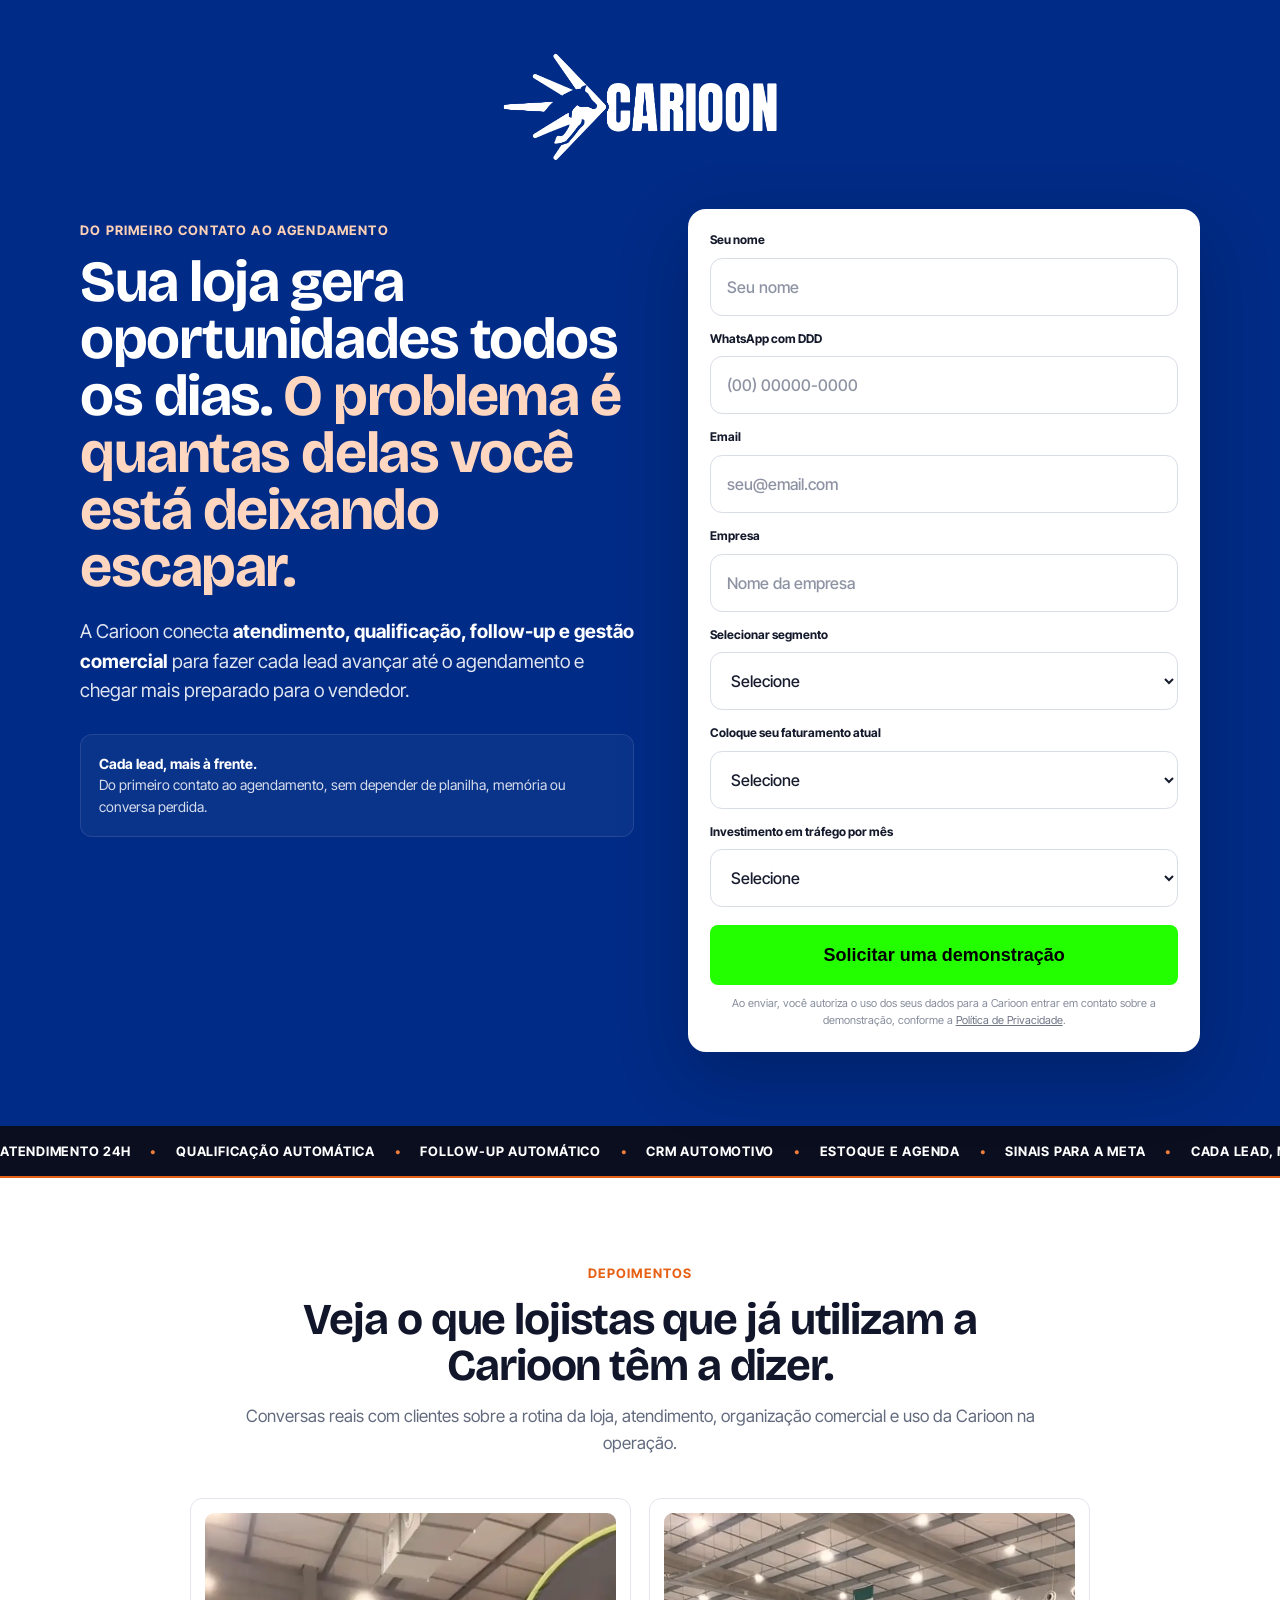
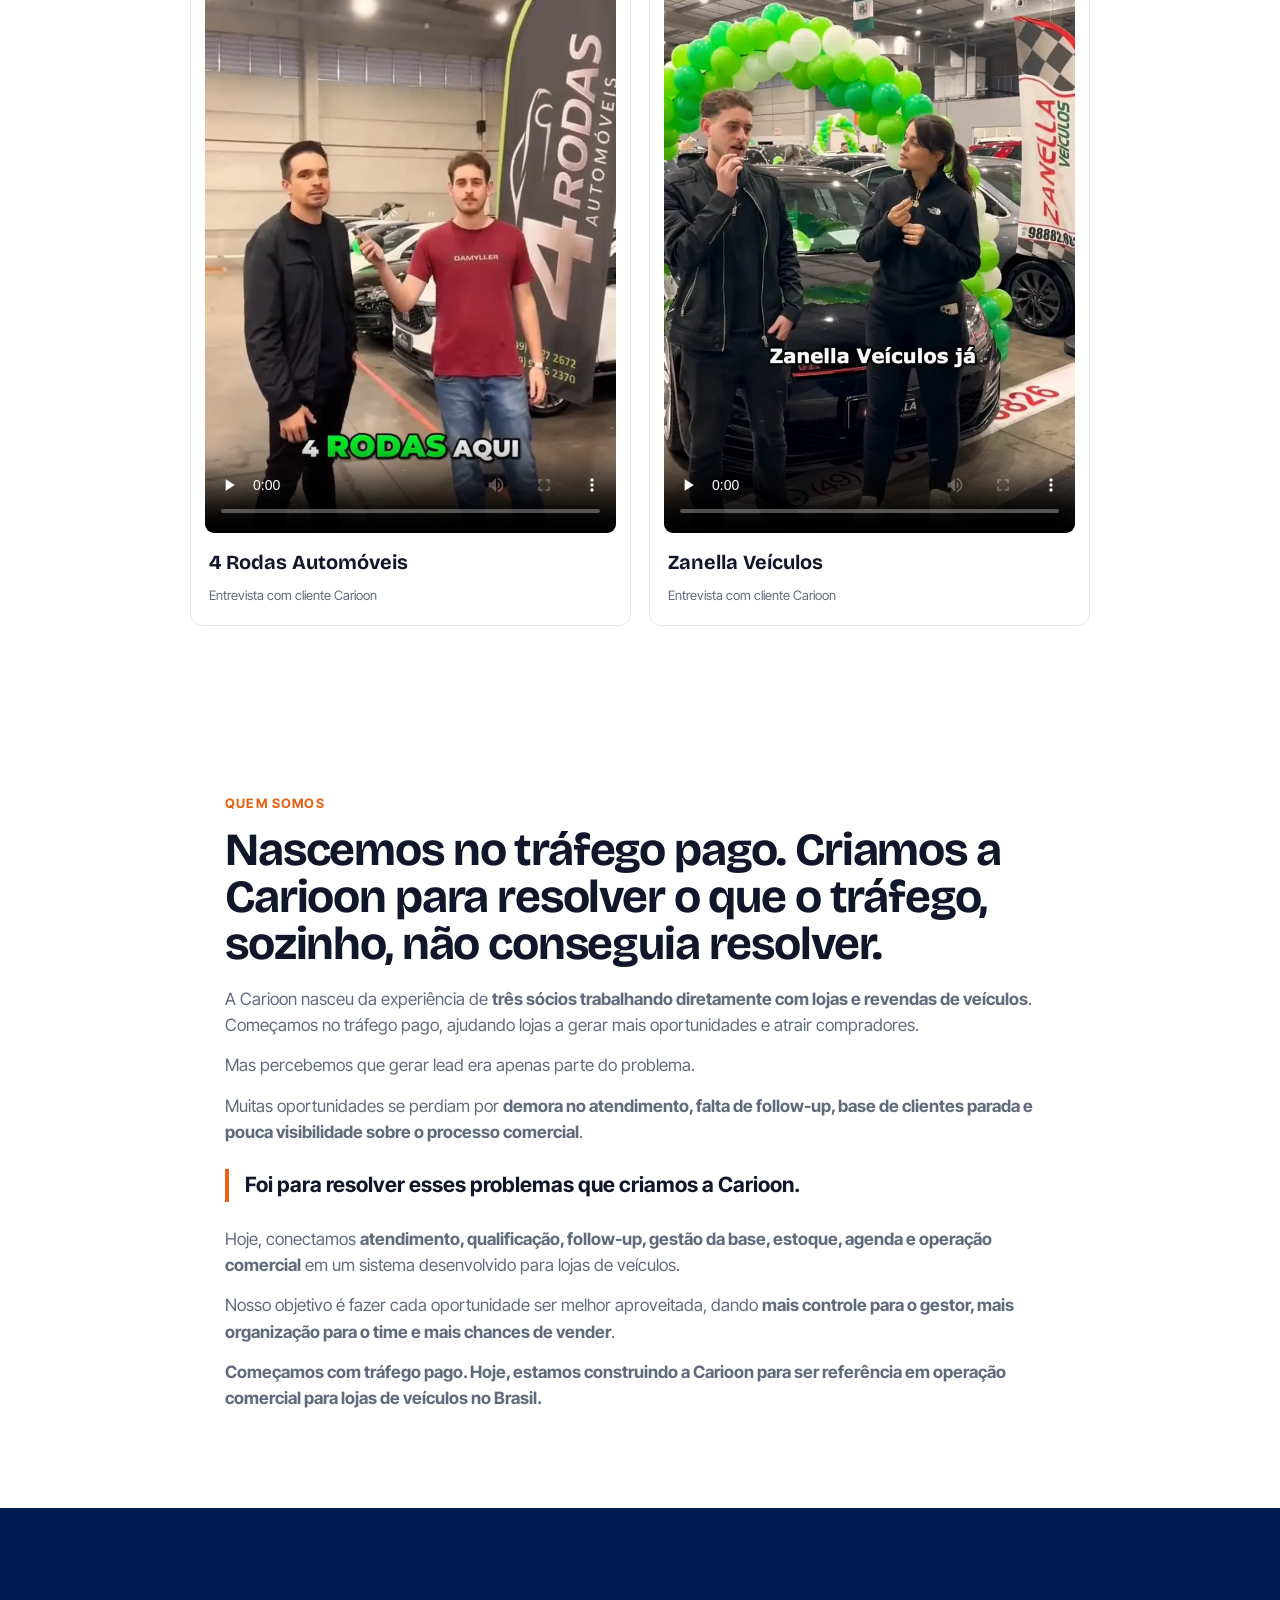
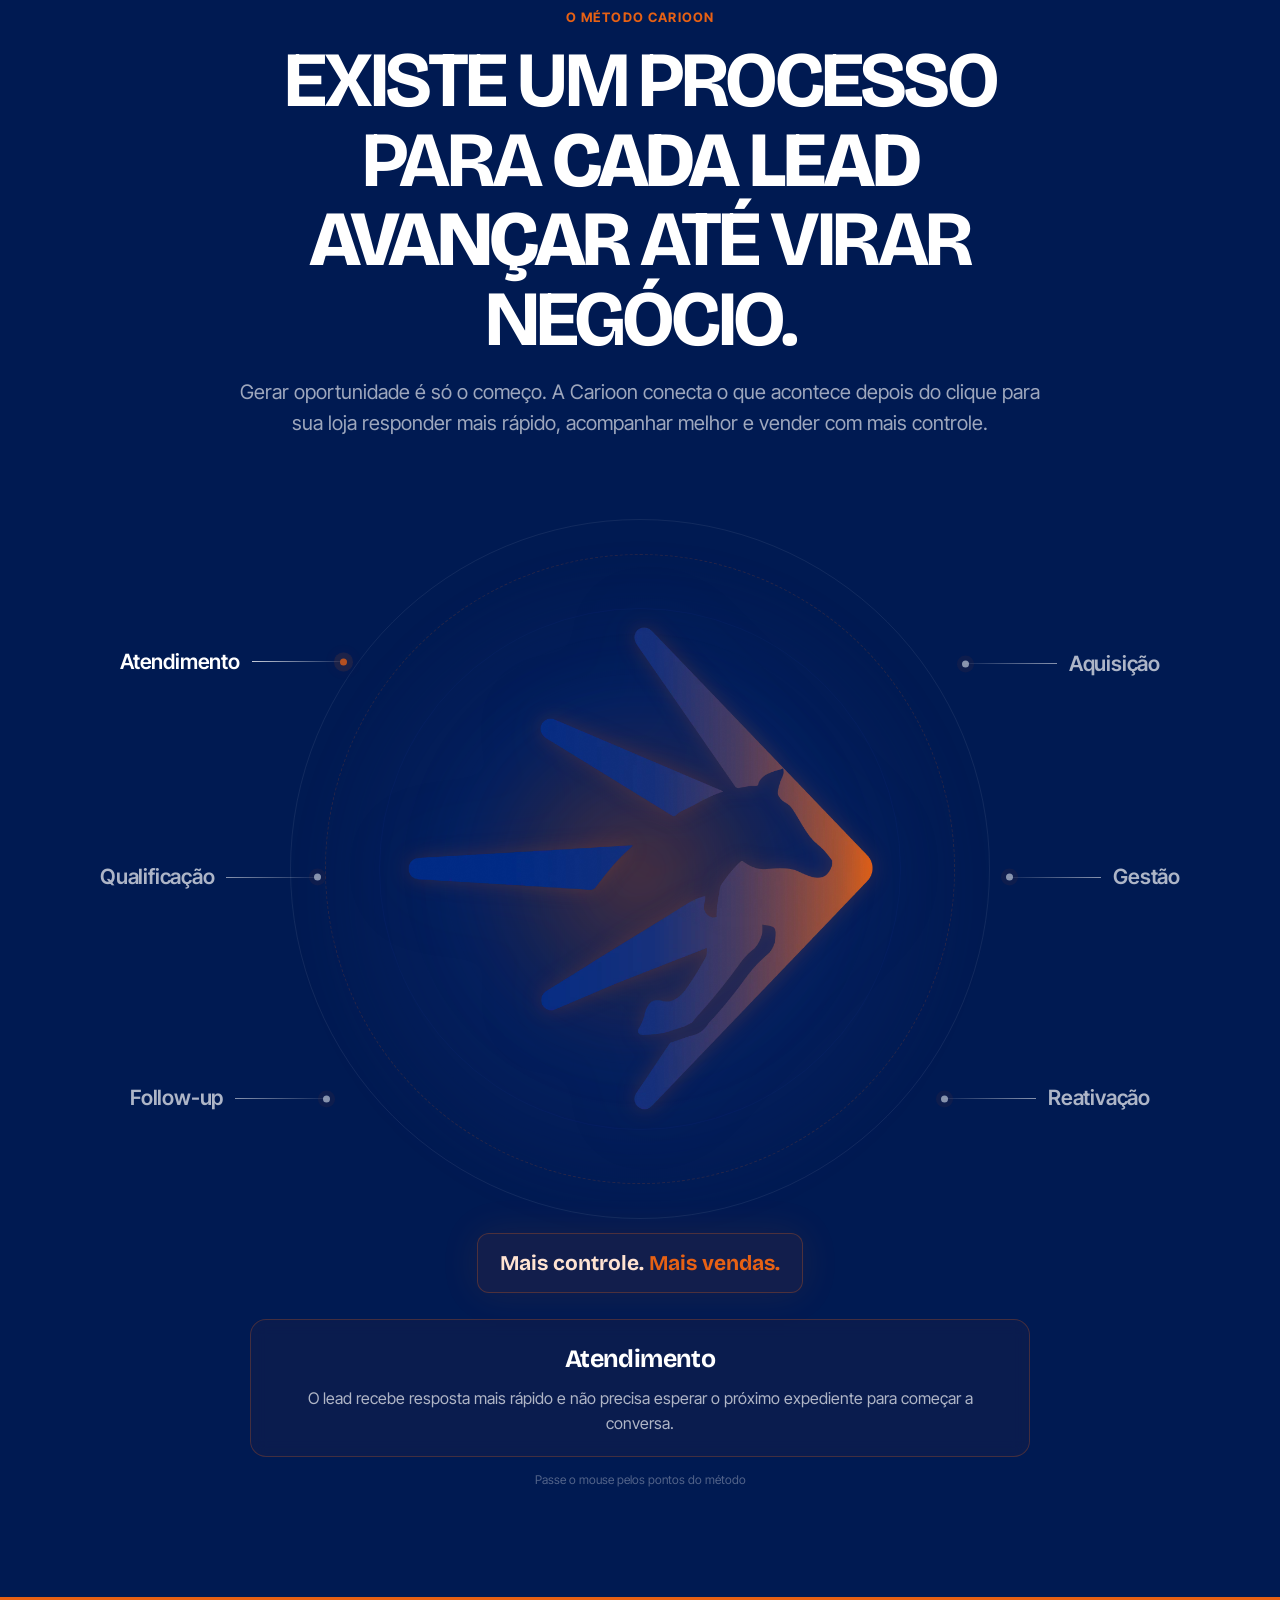
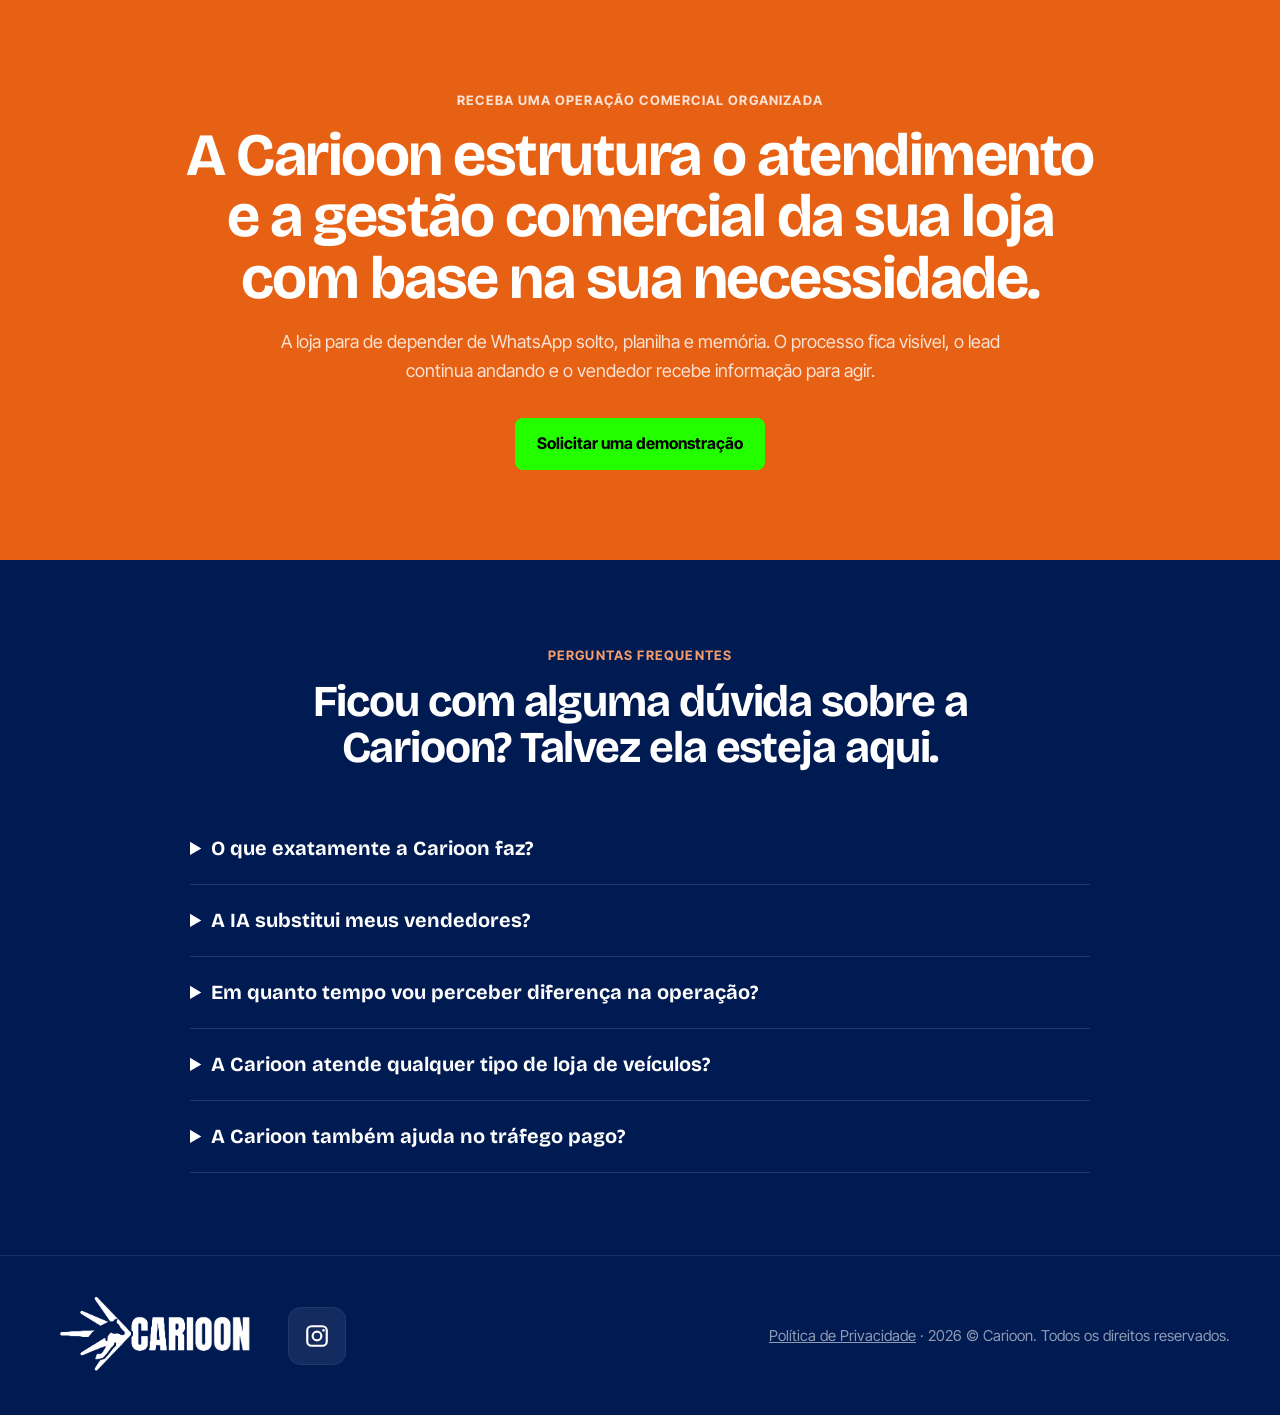
<file: lp/index.html>
<!doctype html>
<html lang="pt-BR">
<head>
<meta charset="utf-8">
<meta name="viewport" content="width=device-width, initial-scale=1">

<!-- Google Tag Manager -->
<!-- Depois de charset/viewport: o parser precisa saber a codificacao antes
     de qualquer script. O <noscript> do GTM continua logo apos o <body>. -->
<script>(function(w,d,s,l,i){w[l]=w[l]||[];w[l].push({'gtm.start':
new Date().getTime(),event:'gtm.js'});var f=d.getElementsByTagName(s)[0],
j=d.createElement(s),dl=l!='dataLayer'?'&l='+l:'';j.async=true;j.src=
'https://www.googletagmanager.com/gtm.js?id='+i+dl;f.parentNode.insertBefore(j,f);
})(window,document,'script','dataLayer','GTM-WXFGM7H5');</script>
<!-- End Google Tag Manager -->

<title>Carioon | Cada lead, mais à frente.</title>
<meta name="description" content="CRM automotivo com atendimento pelo WhatsApp, qualificação, follow-up, estoque, agenda e gestão comercial para lojas e revendas de veículos.">

<!-- LP de trafego pago: nao deve ser indexada nem competir com o site
     institucional pelas mesmas buscas. `follow` mantem os links uteis
     pro crawler; so a indexacao desta URL fica de fora. -->
<meta name="robots" content="noindex,follow">
<link rel="canonical" href="https://form.carioon.com.br/">

<meta property="og:type" content="website">
<meta property="og:site_name" content="Carioon">
<meta property="og:title" content="Carioon | Cada lead, mais à frente.">
<meta property="og:description" content="CRM automotivo com atendimento pelo WhatsApp, qualificação, follow-up, estoque, agenda e gestão comercial para lojas e revendas de veículos.">
<meta property="og:url" content="https://form.carioon.com.br/">
<meta property="og:image" content="https://carioon.com.br/assets/og-image-carioon.png">
<meta property="og:image:width" content="1200">
<meta property="og:image:height" content="605">
<meta property="og:locale" content="pt_BR">
<meta name="twitter:card" content="summary_large_image">

<!-- Fonte por <link>, nao por @import dentro do <style>: o preload scanner
     dispara o CSS junto com o HTML em vez de esperar o parse da folha
     inteira, e o preconnect do gstatic ja abre DNS+TLS antes do woff2. -->
<link rel="preconnect" href="https://fonts.googleapis.com">
<link rel="preconnect" href="https://fonts.gstatic.com" crossorigin>
<link rel="stylesheet" href="https://fonts.googleapis.com/css2?family=Bricolage+Grotesque:wght@600;700;800&family=Inter+Tight:wght@400;500;600;700&display=swap">

<style>
:root{
  --navy900:#001A52;
  --navy800:#002B86;
  --navy700:#122F7E;
  --orange:#E76114;
  --orange400:#EE7C3A;
  --ink:#0A0E1F;
  --white:#ffffff;
  --paper:#F6F7FA;
  --text:#11162B;
  --muted:#626A7D;
  --line:#E3E6ED;
  --success:#1D8A5B;
  --risk:#C2331F;
}
*{box-sizing:border-box}
html{scroll-behavior:smooth}
body{
  margin:0;
  font-family:"Inter Tight",Arial,sans-serif;
  color:var(--text);
  background:#fff;
  line-height:1.55;
}
h1,h2,h3,h4{font-family:"Bricolage Grotesque","Inter Tight",sans-serif;margin:0;letter-spacing:-.025em}
p{margin:0}
a{text-decoration:none}
.container{width:min(1180px,calc(100% - 40px));margin:auto}
.btn{
  display:inline-flex;align-items:center;justify-content:center;
  min-height:52px;padding:0 22px;border-radius:8px;border:0;
  background:var(--orange);color:#fff;font-weight:700;font-size:16px;
  cursor:pointer;transition:.2s;
}
.btn:hover{transform:translateY(-1px);filter:brightness(.97)}
.eyebrow{
  display:inline-block;color:var(--orange);font-weight:700;
  font-size:13px;text-transform:uppercase;letter-spacing:.09em;margin-bottom:14px
}

/* HERO - mesma lógica de conversão da referência: copy à esquerda + formulário à direita */
.hero{
  background:#002B86;
  color:#fff;padding:44px 0 72px;
}
.topbar{
  display:flex;
  justify-content:center;
  align-items:center;
  margin-bottom:34px;
  padding-bottom:0;
  border-bottom:0;
}
.logo-lockup{
  display:flex;
  align-items:center;
  justify-content:center;
  width:100%;
}
.logo-lockup img{
  width:303px;
  max-width:72vw;
  height:auto;
  display:block;
}
.top-note{
  font-size:14px;color:rgba(255,255,255,.78);
  padding:8px 12px;border:1px solid rgba(255,255,255,.12);border-radius:999px
}
.hero-grid{
  display:grid;
  grid-template-columns:1.04fr .96fr;
  gap:54px;
  align-items:start;
  max-width:1120px;
  margin:0 auto;
}
.hero h1{font-size:58px;line-height:.98;max-width:650px;margin-bottom:22px}
.hero h1 span{color:#FFD7C0}
.hero-copy{font-size:19px;line-height:1.55;color:rgba(255,255,255,.88);max-width:650px}
.hero-copy strong{color:#fff}
.hero-proof{
  display:flex;gap:14px;align-items:flex-start;margin-top:28px;
  padding:18px 18px;border:1px solid rgba(255,255,255,.10);border-radius:12px;
  background:rgba(255,255,255,.04);
  color:rgba(255,255,255,.84);font-size:14px
}
.hero-proof b{color:#fff}

/* FORM */
.form-card{
  background:#fff;color:var(--text);border-radius:18px;padding:22px;
  box-shadow:0 24px 70px rgba(0,0,0,.22)
}
.form-card h3,.form-card .form-intro,.qualifier{display:none}
.form-grid{display:grid;grid-template-columns:1fr;gap:14px}
.field{display:flex;flex-direction:column;gap:8px}
.field.full{grid-column:auto}
label{font-size:12px;font-weight:700;color:#14192B}
input,select{
  width:100%;height:58px;border:1px solid #D8DDE6;border-radius:12px;
  padding:0 16px;font:500 16px "Inter Tight";color:#161B2D;background:#fff
}
input::placeholder{color:#8D93A3}
select{color:#161B2D}
input:focus,select:focus{outline:2px solid rgba(231,97,20,.14);border-color:#E76114;box-shadow:0 0 0 3px rgba(231,97,20,.10)}
.form-card .btn{
  width:100%;margin-top:18px;min-height:60px;
  background:#24ff00;color:#000;font-size:18px;font-weight:700;border-radius:8px
}
.form-msg{margin-top:12px;padding:12px 14px;border-radius:8px;font-size:14px;font-weight:600;background:#D9EAD3;color:#1E4620}
.form-msg--erro{background:#FDE7D7;color:#8A2E00}
.form-msg--info{background:#EEF1F6;color:#39415A}
.btn .spin{width:18px;height:18px;border:3px solid rgba(0,0,0,.25);border-top-color:#000;border-radius:50%;display:inline-block;margin-right:10px;animation:spin .8s linear infinite;vertical-align:-3px}
@keyframes spin{to{transform:rotate(360deg)}}
.privacy{font-size:11px;color:#858C9B;text-align:center;margin-top:10px}
.privacy a{color:#6E7686;text-decoration:underline}
.footer-copy a{color:inherit;text-decoration:underline}
.qualifier{
  margin-top:14px;background:#FFF4EC;border:1px solid #FFD7C0;border-radius:10px;
  padding:12px 14px;font-size:12px;color:#7A3A18
}

/* STRIP */
.strip{
  background:var(--ink);color:#fff;overflow:hidden;padding:15px 0;
  border-top:2px solid var(--navy800);border-bottom:2px solid var(--orange);
}
.strip-track{
  display:flex;width:max-content;animation:marquee 24s linear infinite;
}
.strip-inner{
  white-space:nowrap;font-weight:700;font-size:13px;letter-spacing:.06em;
  padding-right:42px;flex-shrink:0
}
.strip-inner span{color:var(--orange400);margin:0 16px}
@keyframes marquee{
  from{transform:translateX(0)}
  to{transform:translateX(-50%)}
}

/* Generic sections */
section{padding:82px 0}
.section-head{text-align:center;max-width:830px;margin:0 auto 42px}
.section-head h2{font-size:44px;line-height:1.05;margin-bottom:14px}
.section-head p{color:var(--muted);font-size:17px}

/* Testimonials */
.testimonials{background:#fff}
.test-grid{display:grid;grid-template-columns:repeat(3,1fr);gap:18px}
.test-card{
  background:#fff;border:1px solid var(--line);border-radius:12px;padding:22px;
  min-height:250px;display:flex;flex-direction:column;justify-content:space-between
}
.video-placeholder{
  height:116px;background:#EEF1F6;border:1px dashed #B9C0CD;border-radius:9px;
  display:flex;align-items:center;justify-content:center;text-align:center;
  color:#858C9B;font-size:12px;margin-bottom:18px
}
.test-card blockquote{margin:0;font-size:16px;font-weight:600;line-height:1.45}
.person{margin-top:18px;color:var(--muted);font-size:13px}
.person strong{display:block;color:var(--text);font-size:14px}

/* Who */
.who-grid{display:grid;grid-template-columns:1fr;max-width:830px;margin:0 auto}
.photo-placeholder{
  min-height:410px;background:linear-gradient(145deg,#E8EBF2,#D9DEE8);
  border-radius:14px;border:1px dashed #AEB6C5;
  display:flex;align-items:center;justify-content:center;text-align:center;color:#7B8497;padding:30px
}
.who h2{font-size:46px;line-height:1.02;margin-bottom:18px}
.who p{color:var(--muted);font-size:17px;margin-bottom:14px}
.who .statement{font-size:21px;color:var(--text);font-weight:700;border-left:4px solid var(--orange);padding-left:16px;margin:24px 0}

/* Method */


/* Services */
.services-grid{display:grid;grid-template-columns:repeat(3,1fr);gap:16px}
.service{
  border:1px solid var(--line);border-radius:12px;padding:26px;background:#fff
}
.service .tag{
  display:inline-flex;padding:6px 8px;background:#FFF0E6;color:#AD4810;
  border-radius:6px;font-size:11px;font-weight:700;margin-bottom:20px
}
.service h3{font-size:23px;margin-bottom:8px}
.service p{color:var(--muted);font-size:15px}

/* Plans */
.plans{background:#F7F8FB}
.plan-panel{
  background:#fff;border:1px solid var(--line);border-radius:14px;
  display:grid;grid-template-columns:.85fr 1.15fr;overflow:hidden
}
.plan-copy{padding:42px}
.plan-copy h2{font-size:42px;line-height:1.04;margin-bottom:14px}
.plan-copy p{color:var(--muted);font-size:17px}
.plan-options{padding:28px;background:#FBFCFE;display:grid;gap:11px}
.plan{
  background:#fff;border:1px solid var(--line);border-radius:9px;padding:16px 18px;
  display:flex;justify-content:space-between;gap:16px;align-items:center
}
.plan strong{font-family:"Bricolage Grotesque";font-size:20px}
.plan span{color:var(--muted);font-size:13px}
.plan.featured{border:2px solid var(--orange);background:#FFF8F4}

/* Team section */
.team-grid{display:grid;grid-template-columns:1fr 1fr;gap:42px;align-items:center}
.team-copy h2{font-size:45px;line-height:1.03;margin-bottom:16px}
.team-copy p{color:var(--muted);font-size:17px}
.bullets{display:grid;gap:10px;margin:24px 0 28px}
.bullet{display:flex;gap:11px;align-items:flex-start}
.bullet b{color:var(--orange)}
.ui-placeholder{
  border-radius:14px;background:var(--ink);padding:18px;color:#fff;min-height:370px;
  border:1px solid #222A42
}
.ui-top{display:grid;grid-template-columns:repeat(3,1fr);gap:8px;margin-bottom:12px}
.kpi{background:#141A30;border-radius:8px;padding:14px}
.kpi small{color:#8E98B6}
.kpi strong{display:block;font-size:22px;margin-top:4px}
.pipeline{display:grid;gap:8px}
.pipe{background:#141A30;border-radius:8px;padding:12px;display:grid;grid-template-columns:1fr auto;gap:12px}
.pipe small{color:#8E98B6}

/* FAQ */
.faq-wrap{max-width:900px;margin:auto}
details{border-bottom:1px solid var(--line);padding:20px 0}
summary{font-family:"Bricolage Grotesque";font-size:20px;font-weight:700;cursor:pointer}
details p{color:var(--muted);padding-top:12px}

/* Final */
.footer{background:#001A52;color:rgba(255,255,255,.56);padding:26px 0;font-size:12px}
.footer-inner{display:flex;justify-content:space-between;gap:20px;flex-wrap:wrap}

.note-box{
  margin-top:32px;border:1px solid #FFD8C1;background:#FFF7F2;padding:14px 16px;
  border-radius:8px;color:#7C3C19;font-size:12px
}

@media(max-width:960px){
  .hero-grid,.who-grid,.plan-panel,.team-grid{grid-template-columns:1fr}
  .hero h1{font-size:48px}
  .method-grid{grid-template-columns:repeat(2,1fr)}
  .services-grid,.test-grid{grid-template-columns:1fr 1fr}
  .form-card{max-width:720px}
}
@media(max-width:620px){
  .container{width:min(100% - 24px,1180px)}
  .hero{padding-top:18px}
  .topbar{margin-bottom:30px}
  .top-note{display:none}
  .hero h1{font-size:39px}
  .hero-copy{font-size:17px}
  .form-grid{grid-template-columns:1fr}
  .field.full{grid-column:auto}
  section{padding:62px 0}
  .section-head h2,.who h2,.team-copy h2,.plan-copy h2{font-size:34px}
  .test-grid,.services-grid,.method-grid{grid-template-columns:1fr}
}

.test-grid.video-grid{grid-template-columns:repeat(2,minmax(0,1fr));max-width:900px;margin:0 auto}
.video-testimonial{
  background:#fff;border:1px solid var(--line);border-radius:12px;padding:14px;
  overflow:hidden
}
.video-testimonial video{
  display:block;width:100%;aspect-ratio:9/16;max-height:620px;
  object-fit:cover;background:#000;border-radius:9px
}
.video-caption{padding:14px 4px 4px}
.video-caption strong{
  display:block;font-family:"Bricolage Grotesque";font-size:20px;
  color:var(--text);margin-bottom:4px
}
.video-caption span{font-size:13px;color:var(--muted)}
@media(max-width:720px){
  .test-grid.video-grid{grid-template-columns:1fr}
  .video-testimonial video{max-height:none}
}


/* MÉTODO MOVIA — seção interativa inspirada na lógica visual da Alpha */
.method{
  background:#001A52;
  color:#fff;
  position:relative;
  overflow:hidden;
  padding:96px 0 108px;
}
.method::before{
  content:"";
  position:absolute;
  width:680px;height:680px;
  left:50%;top:58%;
  transform:translate(-50%,-50%);
  border-radius:50%;
  background:radial-gradient(circle,rgba(231,97,20,.12) 0%,rgba(18,47,126,.24) 40%,transparent 70%);
  filter:blur(12px);
  pointer-events:none;
}
.method .section-head{margin-bottom:36px;position:relative;z-index:2}
.method .section-head h2{
  color:#fff;
  font-size:clamp(46px,6.1vw,82px);
  line-height:1.02;
  text-transform:uppercase;
  letter-spacing:-.045em;
  max-width:1060px;
  margin:0 auto 18px;
}
.method .section-head h2 strong{font-weight:800}
.method .section-head p{
  max-width:860px;
  margin:0 auto;
  color:rgba(255,255,255,.62);
  font-size:clamp(16px,1.65vw,20px);
}
.method-shell{
  position:relative;
  z-index:2;
  max-width:1080px;
  margin:0 auto;
}
.method-stage{
  position:relative;
  height:820px;
  max-width:1000px;
  margin:0 auto;
  perspective:1100px;
  isolation:isolate;
}
.method-orbit{
  position:absolute;
  left:50%;top:48%;
  width:700px;height:700px;
  transform:translate(-50%,-50%);
  border-radius:50%;
  border:1px solid rgba(255,255,255,.07);
}
.method-orbit::before,
.method-orbit::after{
  content:"";
  position:absolute;
  inset:34px;
  border-radius:50%;
  border:1px dashed rgba(231,97,20,.16);
  animation:moviaOrbitSpin 28s linear infinite;
}
.method-orbit::after{
  inset:88px;
  border-style:solid;
  border-color:rgba(18,47,126,.19);
  animation-direction:reverse;
  animation-duration:22s;
}
@keyframes moviaOrbitSpin{to{transform:rotate(360deg)}}

.method-core{
  --rx:0deg;
  --ry:0deg;
  --tz:0px;
  position:absolute;
  left:50%;top:48%;
  width:560px;height:560px;
  transform:translate(-50%,-50%) rotateX(var(--rx)) rotateY(var(--ry)) translateZ(var(--tz));
  transform-style:preserve-3d;
  display:grid;
  place-items:center;
  transition:transform .22s ease-out, filter .25s ease;
  z-index:5;
}
.method-core::before{
  content:"";
  position:absolute;
  inset:14%;
  border-radius:50%;
  background:radial-gradient(circle,rgba(231,97,20,.24),rgba(231,97,20,.07) 36%,rgba(0,43,134,.10) 58%,transparent 72%);
  filter:blur(24px);
  animation:moviaGlow 3.8s ease-in-out infinite;
}
@keyframes moviaGlow{
  0%,100%{transform:scale(.94);opacity:.7}
  50%{transform:scale(1.11);opacity:1}
}
.method-symbol-float{
  position:relative;
  z-index:2;
  width:100%;
  height:100%;
  display:grid;
  place-items:center;
  animation:moviaFloat 4.8s ease-in-out infinite;
  will-change:transform;
}
@keyframes moviaFloat{
  0%,100%{transform:translateY(-5px) rotate(-1.2deg)}
  50%{transform:translateY(12px) rotate(1.3deg)}
}
.method-core img{
  width:100%;
  height:100%;
  object-fit:contain;
  display:block;
  filter:
    drop-shadow(0 0 10px rgba(231,97,20,.20))
    drop-shadow(0 0 36px rgba(18,47,126,.18));
  transition:filter .25s ease, transform .25s ease;
}
.method-stage.is-hot .method-core img{
  filter:
    drop-shadow(0 0 13px rgba(231,97,20,.52))
    drop-shadow(0 0 46px rgba(231,97,20,.24));
  transform:scale(1.025);
}
.method-pulse{
  position:absolute;
  left:50%;top:48%;
  width:545px;height:545px;
  transform:translate(-50%,-50%);
  border:1px solid rgba(231,97,20,.28);
  border-radius:50%;
  opacity:0;
  pointer-events:none;
  z-index:1;
}
.method-stage.pulse .method-pulse{animation:moviaPulse .75s ease-out}
@keyframes moviaPulse{
  0%{opacity:.8;transform:translate(-50%,-50%) scale(.72)}
  100%{opacity:0;transform:translate(-50%,-50%) scale(1.5)}
}

.method-node{
  position:absolute;
  display:flex;
  align-items:center;
  gap:12px;
  color:rgba(255,255,255,.68);
  cursor:pointer;
  user-select:none;
  z-index:6;
  transition:color .22s ease, transform .22s ease, opacity .22s ease;
}
.method-node:hover,.method-node.active{
  color:#fff;
  transform:translateY(-2px);
}
.method-node .node-label{
  font-family:"Inter Tight",sans-serif;
  font-size:clamp(16px,1.75vw,21px);
  font-weight:600;
  letter-spacing:-.01em;
  white-space:nowrap;
}
.method-node .node-line{
  width:92px;
  height:1px;
  background:linear-gradient(90deg,currentColor,rgba(255,255,255,.08));
  position:relative;
  opacity:.78;
}
.method-node.right .node-line{
  background:linear-gradient(90deg,rgba(255,255,255,.08),currentColor);
}
.method-node .node-line::after{
  content:"";
  position:absolute;
  right:-3px;top:50%;
  width:7px;height:7px;
  transform:translateY(-50%);
  border-radius:50%;
  background:currentColor;
  box-shadow:0 0 0 5px rgba(231,97,20,.08);
}
.method-node.right .node-line::after{right:auto;left:-3px}
.method-node.active .node-line::after,
.method-node:hover .node-line::after{
  background:#E76114;
  box-shadow:0 0 0 6px rgba(231,97,20,.14),0 0 20px rgba(231,97,20,.42);
}
.method-node.n1{left:-2%;top:21%}
.method-node.n2{left:-4%;top:47%}
.method-node.n3{left:-1%;top:74%}
.method-node.n4{right:-2%;top:21%}
.method-node.n5{right:-4%;top:47%}
.method-node.n6{right:-1%;top:74%}

.method-result{
  position:absolute;
  left:50%;bottom:2px;
  transform:translateX(-50%);
  min-width:230px;
  text-align:center;
  border:1px solid rgba(231,97,20,.28);
  background:rgba(231,97,20,.08);
  color:#FFE3D2;
  border-radius:12px;
  padding:13px 22px;
  font-family:"Bricolage Grotesque",sans-serif;
  font-weight:700;
  font-size:21px;
  box-shadow:0 0 38px rgba(231,97,20,.10);
}
.method-result span{color:#E76114}

.method-info{
  width:min(780px,calc(100% - 28px));
  margin:24px auto 0;
  padding:20px 24px;
  border:1px solid rgba(255,255,255,.10);
  background:rgba(255,255,255,.035);
  border-radius:16px;
  text-align:center;
  min-height:112px;
  backdrop-filter:blur(8px);
  transition:border-color .25s ease, background .25s ease;
}
.method-info.active{
  border-color:rgba(231,97,20,.26);
  background:rgba(231,97,20,.045);
}
.method-info h3{
  margin:0 0 7px;
  font-size:25px;
  color:#fff;
}
.method-info p{
  margin:0;
  color:rgba(255,255,255,.68);
  font-size:16px;
  line-height:1.55;
}
.method-hint{
  text-align:center;
  color:rgba(255,255,255,.32);
  font-size:12px;
  margin-top:14px;
}

@media(max-width:900px){
  .method-stage{height:auto;padding:20px 0 8px}
  .method-orbit{
    position:relative;
    left:auto;top:auto;
    transform:none;
    width:min(82vw,430px);
    height:min(82vw,430px);
    margin:0 auto 30px;
  }
  .method-core{
    top:calc(min(82vw,430px)/2 + 20px);
    width:min(70vw,360px);
    height:min(70vw,360px);
  }
  .method-pulse{
    top:calc(min(82vw,430px)/2 + 20px);
    width:min(70vw,360px);
    height:min(70vw,360px);
  }
  .method-node{
    position:relative!important;
    left:auto!important;right:auto!important;top:auto!important;
    width:100%;
    justify-content:space-between;
    border-bottom:1px solid rgba(255,255,255,.08);
    padding:13px 4px;
    transform:none!important;
  }
  .method-node .node-line{width:54px}
  .method-node.right{flex-direction:row-reverse}
  .method-node.right .node-line{
    background:linear-gradient(90deg,currentColor,rgba(255,255,255,.08));
  }
  .method-node.right .node-line::after{left:auto;right:-3px}
  .method-nodes-mobile{
    display:grid;
    grid-template-columns:1fr 1fr;
    column-gap:26px;
  }
  .method-result{
    position:relative;left:auto;bottom:auto;transform:none;
    margin:24px auto 0;width:max-content;
  }
}
@media(max-width:620px){
  .method{padding:70px 0 78px}
  .method .section-head h2{
    font-size:34px;
    line-height:1.05;
    letter-spacing:-.035em;
    padding:0 4px;
  }
  .method-nodes-mobile{grid-template-columns:1fr}
  .method-node.right{flex-direction:row}
  .method-node.right .node-line{
    background:linear-gradient(90deg,currentColor,rgba(255,255,255,.08));
  }
  .method-node.right .node-line::after{left:auto;right:-3px}
}


@media(min-width:621px) and (max-width:900px){
  .method .section-head h2{
    font-size:48px;
    line-height:1.03;
  }
}


.movia-cta-blue{
  background:#E76114;
  color:#fff;
  text-align:center;
  padding:90px 0;
}
.movia-cta-blue-inner{
  max-width:920px;
  margin:0 auto;
}
.movia-cta-blue h2{
  font-size:clamp(38px,4.8vw,60px);
  line-height:1.03;
  color:#fff;
  margin:0 auto 18px;
}
.movia-cta-blue p{
  max-width:780px;
  margin:0 auto 28px;
  color:rgba(255,255,255,.82);
  font-size:18px;
  line-height:1.6;
}
.movia-cta-blue .btn{
  margin-top:4px;
}
@media(max-width:620px){
  .movia-cta-blue{
    padding:64px 0;
  }
  .movia-cta-blue h2{
    font-size:34px;
  }
  .movia-cta-blue p{
    font-size:16px;
  }
}


.movia-cta-blue .btn{
  background:#001A52;
  color:#fff;
}
.movia-cta-blue .btn:hover{
  background:#002B86;
}


.faq-section-dark{
  background:#001A52;
  color:#fff;
}
.faq-section-dark .section-head h2,
.faq-section-dark summary{
  color:#fff;
}
.faq-section-dark .section-head p,
.faq-section-dark details p{
  color:rgba(255,255,255,.72);
}
.faq-section-dark details{
  border-bottom-color:rgba(255,255,255,.14);
}
.faq-section-dark .eyebrow{
  color:#F59C6B;
}


.footer{
  border-top:1px solid rgba(255,255,255,.10);
}


.hero-grid > div:first-child{
  padding-top:8px;
}
.hero-grid > .form-card{
  margin-top:0;
}


@media(max-width:620px){
  .topbar{
    margin-bottom:26px;
  }
  .logo-lockup img{
    width:245px;
    max-width:76vw;
  }
  .hero{
    padding-top:30px;
  }
}


.movia-cta-blue .btn{
  background:#24ff00 !important;
  color:#000 !important;
}
.movia-cta-blue .btn:hover{
  background:#24ff00 !important;
  color:#000 !important;
  filter:brightness(.95);
}


.footer{
  background:#001A52;
  color:rgba(255,255,255,.60);
  padding:34px 0;
  border-top:1px solid rgba(255,255,255,.10);
}
.footer-new{
  display:flex;
  align-items:center;
  justify-content:space-between;
  gap:28px;
}
.footer-left{
  display:flex;
  align-items:center;
  gap:28px;
}
.footer-logo img{
  width:210px;
  height:auto;
  display:block;
}
.footer-socials{
  display:flex;
  gap:10px;
}
.footer-social{
  width:58px;
  height:58px;
  border-radius:13px;
  background:rgba(255,255,255,.08);
  display:grid;
  place-items:center;
  color:#fff;
  transition:.2s ease;
  border:1px solid rgba(255,255,255,.06);
}
.footer-social:hover{
  transform:translateY(-2px);
  background:rgba(255,255,255,.14);
}
.footer-social svg{
  width:26px;
  height:26px;
  fill:currentColor;
}
.footer-copy{
  font-size:15px;
  color:rgba(255,255,255,.56);
  text-align:right;
  white-space:nowrap;
}
@media(max-width:760px){
  .footer-new{
    flex-direction:column;
    align-items:center;
    text-align:center;
  }
  .footer-left{
    flex-direction:column;
    gap:18px;
  }
  .footer-copy{
    text-align:center;
    white-space:normal;
    font-size:13px;
  }
  .footer-logo img{
    width:187px;
  }
}

</style>
</head>
<body>
<!-- Google Tag Manager (noscript) -->
<noscript><iframe src="https://www.googletagmanager.com/ns.html?id=GTM-WXFGM7H5"
height="0" width="0" style="display:none;visibility:hidden"></iframe></noscript>
<!-- End Google Tag Manager (noscript) -->

<header class="hero">
  <div class="container">
    <div class="topbar">
      <div class="logo-lockup"><img src="assets/logo-carioon.webp" alt="Logo Carioon"></div>
</div>

    <div class="hero-grid">
      <div>
        <div class="eyebrow" style="color:#FFD2B8">Do primeiro contato ao agendamento</div>
        <h1>Sua loja gera oportunidades todos os dias. <span>O problema é quantas delas você está deixando escapar.</span></h1>
        <p class="hero-copy">
          A Carioon conecta <strong>atendimento, qualificação, follow-up e gestão comercial</strong> para fazer cada lead avançar até o agendamento e chegar mais preparado para o vendedor.
        </p>
        <div class="hero-proof">
          <div><b>Cada lead, mais à frente.</b><br>Do primeiro contato ao agendamento, sem depender de planilha, memória ou conversa perdida.</div>
        </div>
      </div>

      <div class="form-card" id="formulario">
<form id="leadForm" method="post">
          <!-- Honeypot: isca pra bot. Humano nao ve (fora da tela), nao chega
               nele no tab (tabindex="-1") e leitor de tela ignora
               (aria-hidden). Se vier preenchido o Apps Script responde "ok" e
               nao grava. Estilo inline de proposito: o CSS da pagina nao e
               escopo deste form, e um seletor no <style> seria pista pro bot. -->
          <input type="text" name="website" id="leadWebsite" tabindex="-1" autocomplete="off" aria-hidden="true"
                 style="position:absolute;left:-9999px;width:1px;height:1px;opacity:0;pointer-events:none">
          <div class="form-grid">
            <div class="field">
              <label for="leadNome">Seu nome</label>
<input required id="leadNome" name="nome" autocomplete="name" maxlength="80" minlength="2" placeholder="Seu nome">
            </div>
            <div class="field">
              <label for="leadTelefone">WhatsApp com DDD</label>
<input required id="leadTelefone" type="tel" inputmode="numeric" name="telefone" autocomplete="tel-national" maxlength="16" placeholder="(00) 00000-0000">
            </div>
            <div class="field">
              <label for="leadEmail">Email</label>
<input required id="leadEmail" type="email" name="email" autocomplete="email" maxlength="120" placeholder="seu@email.com">
            </div>
            <div class="field">
              <label for="leadEmpresa">Empresa</label>
<input required id="leadEmpresa" name="empresa" autocomplete="organization" maxlength="80" minlength="2" placeholder="Nome da empresa">
            </div>

            <div class="field">
              <label>Selecionar segmento</label>
              <select required name="segmento">
                <option value="">Selecione</option>
                <option>Loja multimarcas</option>
                <option>Concessionária</option>
                <option>Loja de seminovos</option>
                <option>Loja de motos</option>
                <option>Grupo com mais de uma unidade</option>
                <option>Outro</option>
              </select>
            </div>
            <div class="field">
              <label>Coloque seu faturamento atual</label>
              <select required name="faturamento">
                <option value="">Selecione</option>
                <option>Até R$ 100 mil</option>
                <option>R$ 100 mil a R$ 300 mil</option>
                <option>R$ 300 mil a R$ 600 mil</option>
                <option>R$ 600 mil a R$ 1 milhão</option>
                <option>Acima de R$ 1 milhão</option>
              </select>
            </div>
            <div class="field">
              <label>Investimento em tráfego por mês</label>
              <select required name="trafego">
                <option value="">Selecione</option>
                <option>Ainda não invisto</option>
                <option>Até R$ 2 mil</option>
                <option>R$ 2 mil a R$ 5 mil</option>
                <option>R$ 5 mil a R$ 10 mil</option>
                <option>Acima de R$ 10 mil</option>
              </select>
            </div>
          </div>

          <button class="btn" type="submit">Solicitar uma demonstração</button>
          <div id="formMsg" class="form-msg" role="status" hidden></div>
          <p class="privacy">Ao enviar, você autoriza o uso dos seus dados para a Carioon entrar em contato sobre a demonstração, conforme a <a href="/privacidade" target="_blank" rel="noopener">Política de Privacidade</a>.</p>
</form>
      </div>
    </div>
  </div>
</header>

<div class="strip">
  <div class="strip-track">
    <div class="strip-inner">ATENDIMENTO 24H <span>•</span>
    QUALIFICAÇÃO AUTOMÁTICA <span>•</span>
    FOLLOW-UP AUTOMÁTICO <span>•</span>
    CRM AUTOMOTIVO <span>•</span>
    ESTOQUE E AGENDA <span>•</span>
    SINAIS PARA A META <span>•</span>
    CADA LEAD, MAIS À FRENTE.</div>
    <div class="strip-inner">ATENDIMENTO 24H <span>•</span>
    QUALIFICAÇÃO AUTOMÁTICA <span>•</span>
    FOLLOW-UP AUTOMÁTICO <span>•</span>
    CRM AUTOMOTIVO <span>•</span>
    ESTOQUE E AGENDA <span>•</span>
    SINAIS PARA A META <span>•</span>
    CADA LEAD, MAIS À FRENTE.</div>
  </div>
</div>

<section class="testimonials">
  <div class="container">
    <div class="section-head">
      <div class="eyebrow">Depoimentos</div>
      <h2>Veja o que lojistas que já utilizam a Carioon têm a dizer.</h2>
      <p>Conversas reais com clientes sobre a rotina da loja, atendimento, organização comercial e uso da Carioon na operação.</p>
    </div>

    <div class="test-grid video-grid">
      <article class="video-testimonial">
        <!-- poster + preload="none": com o frame ja pintado nao ha area preta,
             e o browser deixa de abrir `Range: bytes=0-` nos dois mp4 no load.
             Os bytes do video so saem quando o visitante da play. -->
        <video controls playsinline preload="none"
               poster="assets/depoimento-cliente-1-poster.webp">
          <source src="assets/depoimento-cliente-1.mp4" type="video/mp4">
          Seu navegador não suporta vídeo HTML5.
        </video>
        <div class="video-caption">
          <strong>4 Rodas Automóveis</strong>
          <span>Entrevista com cliente Carioon</span>
        </div>
      </article>

      <article class="video-testimonial">
        <video controls playsinline preload="none"
               poster="assets/depoimento-cliente-2-poster.webp">
          <source src="assets/depoimento-cliente-2.mp4" type="video/mp4">
          Seu navegador não suporta vídeo HTML5.
        </video>
        <div class="video-caption">
          <strong>Zanella Veículos</strong>
          <span>Entrevista com cliente Carioon</span>
        </div>
      </article>
    </div>
  </div>
</section>

<section class="who">
  <div class="container who-grid">
    <div>
      <div class="eyebrow">Quem somos</div>
      <h2>Nascemos no tráfego pago. Criamos a Carioon para resolver o que o tráfego, sozinho, não conseguia resolver.</h2>

      <p>A Carioon nasceu da experiência de <strong>três sócios trabalhando diretamente com lojas e revendas de veículos</strong>. Começamos no tráfego pago, ajudando lojas a gerar mais oportunidades e atrair compradores.</p>

      <p>Mas percebemos que gerar lead era apenas parte do problema.</p>

      <p>Muitas oportunidades se perdiam por <strong>demora no atendimento, falta de follow-up, base de clientes parada e pouca visibilidade sobre o processo comercial</strong>.</p>

      <div class="statement">Foi para resolver esses problemas que criamos a Carioon.</div>

      <p>Hoje, conectamos <strong>atendimento, qualificação, follow-up, gestão da base, estoque, agenda e operação comercial</strong> em um sistema desenvolvido para lojas de veículos.</p>

      <p>Nosso objetivo é fazer cada oportunidade ser melhor aproveitada, dando <strong>mais controle para o gestor, mais organização para o time e mais chances de vender</strong>.</p>

      <p><strong>Começamos com tráfego pago. Hoje, estamos construindo a Carioon para ser referência em operação comercial para lojas de veículos no Brasil.</strong></p>
    </div>
  </div>
</section>


<section class="method" id="metodo-movia">
  <div class="container">
    <div class="section-head">
      <div class="eyebrow" style="color:#E76114">O MÉTODO CARIOON</div>
      <h2>Existe um processo para <strong>cada lead avançar</strong> até virar negócio.</h2>
      <p>Gerar oportunidade é só o começo. A Carioon conecta o que acontece depois do clique para sua loja responder mais rápido, acompanhar melhor e vender com mais controle.</p>
    </div>

    <div class="method-shell">
      <div class="method-stage" id="methodStage">
        <div class="method-orbit"></div>
        <div class="method-pulse"></div>

        <div class="method-core" id="methodCore">
          <div class="method-symbol-float">
            <img src="assets/simbolo-movia.webp" alt="Símbolo Carioon">
          </div>
        </div>

        <div class="method-nodes-mobile">
          <div class="method-node n1 active"
               data-title="Atendimento"
               data-desc="O lead recebe resposta mais rápido e não precisa esperar o próximo expediente para começar a conversa.">
            <span class="node-label">Atendimento</span><span class="node-line"></span>
          </div>

          <div class="method-node n2"
               data-title="Qualificação"
               data-desc="A Carioon organiza veículo de interesse, forma de compra, troca e contexto antes do vendedor assumir.">
            <span class="node-label">Qualificação</span><span class="node-line"></span>
          </div>

          <div class="method-node n3"
               data-title="Follow-up"
               data-desc="A oportunidade continua sendo trabalhada sem depender apenas da memória do vendedor ou de conversas soltas.">
            <span class="node-label">Follow-up</span><span class="node-line"></span>
          </div>

          <div class="method-node right n4"
               data-title="Aquisição"
               data-desc="Os leads entram pelas campanhas e canais da loja e passam a fazer parte de uma operação comercial organizada.">
            <span class="node-line"></span><span class="node-label">Aquisição</span>
          </div>

          <div class="method-node right n5"
               data-title="Gestão"
               data-desc="O gestor acompanha pipeline, histórico, agenda e movimento comercial com mais clareza sobre cada oportunidade.">
            <span class="node-line"></span><span class="node-label">Gestão</span>
          </div>

          <div class="method-node right n6"
               data-title="Reativação"
               data-desc="A base que já passou pela loja pode voltar a gerar oportunidade quando surge o momento ou veículo certo.">
            <span class="node-line"></span><span class="node-label">Reativação</span>
          </div>
        </div>

        <div class="method-result">Mais controle. <span>Mais vendas.</span></div>
      </div>

      <div class="method-info active" id="methodInfo">
        <h3>Atendimento</h3>
        <p>O lead recebe resposta mais rápido e não precisa esperar o próximo expediente para começar a conversa.</p>
      </div>
      <div class="method-hint">Passe o mouse pelos pontos do método</div>
    </div>
  </div>
</section>






<section class="movia-cta-blue">
  <div class="container">
    <div class="movia-cta-blue-inner">
      <div class="eyebrow" style="color:rgba(255,255,255,.82)">Receba uma operação comercial organizada</div>
      <h2>A Carioon estrutura o atendimento e a gestão comercial da sua loja com base na sua necessidade.</h2>
      <p>A loja para de depender de WhatsApp solto, planilha e memória. O processo fica visível, o lead continua andando e o vendedor recebe informação para agir.</p>
      <a href="#formulario" class="btn">Solicitar uma demonstração</a>
    </div>
  </div>
</section>



<section class="faq-section-dark">
  <div class="container faq-wrap">
    <div class="section-head">
      <div class="eyebrow">Perguntas frequentes</div>
      <h2>Ficou com alguma dúvida sobre a Carioon? Talvez ela esteja aqui.</h2>
    </div>

    <details>
      <summary>O que exatamente a Carioon faz?</summary>
      <p>A Carioon é um CRM para lojas e revendas de veículos. Organiza leads, atendimento pelo WhatsApp, qualificação, follow-up, estoque, agenda, negociações e indicadores comerciais em uma única operação.</p>
    </details>

    <details>
      <summary>A IA substitui meus vendedores?</summary>
      <p>Não. A IA prepara a oportunidade: atende, qualifica, registra o contexto e acompanha o lead. O vendedor assume a conversa quando é hora de negociar.</p>
    </details>

    <details>
      <summary>Em quanto tempo vou perceber diferença na operação?</summary>
      <p>Isso depende do volume de leads, processo atual e adesão da equipe. A demonstração serve para entender o cenário da loja e mostrar onde a Carioon entra.</p>
    </details>

    <details>
      <summary>A Carioon atende qualquer tipo de loja de veículos?</summary>
      <p>A Carioon foi criada para operações do setor automotivo que precisam organizar atendimento, leads, estoque e processo comercial.</p>
    </details>

    <details>
      <summary>A Carioon também ajuda no tráfego pago?</summary>
      <p>A Carioon acompanha o tráfego e pode enviar sinais como novo lead, lead qualificado e agendamento para a Meta, conectando melhor o que acontece depois do anúncio com a operação comercial.</p>
    </details>
  </div>
</section>



<footer class="footer">
  <div class="container footer-new">
    <div class="footer-left">
      <div class="footer-logo">
        <img src="assets/logo-carioon.webp" alt="Carioon">
      </div>

      <div class="footer-socials">
        <a class="footer-social" href="https://www.instagram.com/moviacrm" target="_blank" rel="noopener noreferrer" aria-label="Instagram Carioon">
          <svg viewBox="0 0 24 24" aria-hidden="true">
            <path d="M7 2h10a5 5 0 0 1 5 5v10a5 5 0 0 1-5 5H7a5 5 0 0 1-5-5V7a5 5 0 0 1 5-5Zm0 2a3 3 0 0 0-3 3v10a3 3 0 0 0 3 3h10a3 3 0 0 0 3-3V7a3 3 0 0 0-3-3H7Zm11 1.5a1.25 1.25 0 1 1 0 2.5 1.25 1.25 0 0 1 0-2.5ZM12 7a5 5 0 1 1 0 10 5 5 0 0 1 0-10Zm0 2a3 3 0 1 0 0 6 3 3 0 0 0 0-6Z"/>
          </svg>
        </a>
      </div>
    </div>

    <div class="footer-copy"><a href="/privacidade">Política de Privacidade</a> · 2026 © Carioon. Todos os direitos reservados.</div>
  </div>
</footer>



<script>
(function(){
  const stage = document.getElementById('methodStage');
  const core = document.getElementById('methodCore');
  const info = document.getElementById('methodInfo');
  if(!stage || !core || !info) return;

  const items = Array.from(stage.querySelectorAll('.method-node'));
  const title = info.querySelector('h3');
  const desc = info.querySelector('p');
  let activeIndex = 0;
  let autoTimer = null;
  let userInteracting = false;

  function pulse(){
    stage.classList.remove('pulse');
    void stage.offsetWidth;
    stage.classList.add('pulse');
    setTimeout(()=>stage.classList.remove('pulse'),800);
  }

  function activate(index, doPulse=true){
    activeIndex = index;
    items.forEach((item,i)=>item.classList.toggle('active',i===index));
    const item = items[index];
    title.textContent = item.dataset.title;
    desc.textContent = item.dataset.desc;
    info.classList.add('active');
    stage.classList.add('is-hot');
    if(doPulse) pulse();
    setTimeout(()=>stage.classList.remove('is-hot'),650);
  }

  items.forEach((item,index)=>{
    item.addEventListener('mouseenter',()=>{
      userInteracting = true;
      activate(index);
    });
    item.addEventListener('click',()=>activate(index));
  });

  stage.addEventListener('mouseleave',()=>{ userInteracting=false; });

  // Movimento/parallax do símbolo acompanhando o mouse
  stage.addEventListener('mousemove',(e)=>{
    if(window.innerWidth <= 900) return;
    const r = stage.getBoundingClientRect();
    const x = (e.clientX-r.left)/r.width - .5;
    const y = (e.clientY-r.top)/r.height - .5;
    core.style.setProperty('--ry',(x*12).toFixed(2)+'deg');
    core.style.setProperty('--rx',(-y*10).toFixed(2)+'deg');
    core.style.setProperty('--tz','10px');
  });

  stage.addEventListener('mouseleave',()=>{
    core.style.setProperty('--ry','0deg');
    core.style.setProperty('--rx','0deg');
    core.style.setProperty('--tz','0px');
  });

  // Ciclo automático suave enquanto o usuário não estiver interagindo
  autoTimer = setInterval(()=>{
    if(!userInteracting){
      activate((activeIndex+1)%items.length,false);
    }
  },2800);

  activate(0,false);
})();
</script>

<script>
// >>> lead-form >>>
(function(){
  // Destino do lead. Trocar por CRM depois = trocar esta linha.
  var WEBHOOK_URL = 'https://script.google.com/macros/s/AKfycbzb5bonv7JslJ0DCz_T7wTlVsJOJSWCAafK9V-v88ukO6yZ5LKLa1FChRE126U8CZ_fIA/exec';

  // Token compartilhado com o Apps Script (propriedade LEAD_TOKEN).
  // NAO e segredo: esta pagina e publica, entao quem abrir o fonte le o valor.
  // Serve pra cortar bot generico e script kiddie que POSTam direto no /exec
  // sem ler a pagina; atacante determinado passa. Trocar aqui exige trocar a
  // propriedade no Apps Script no mesmo minuto — ver lp/planilha-setup.md.
  var FORM_TOKEN = 'mv_4a44f20e6050b4e500f8b748';
  var form = document.getElementById('leadForm');
  if(!form) return;
  var tel = document.getElementById('leadTelefone');
  var msg = document.getElementById('formMsg');
  var btn = form.querySelector('button[type="submit"]');
  var BTN_TEXTO = btn.textContent;

  // Colar "+55 11 99999-0000" dá 13 dígitos: os dois primeiros são DDI, não DDD.
  // Só descarta acima de 11 dígitos — DDD 55 (RS) existe e cabe em 10-11.
  function digitos(s){
    var d = (s || '').replace(/\D/g, '');
    if(d.length > 11 && d.indexOf('55') === 0) d = d.slice(2);
    return d;
  }

  // Máscara (00) 00000-0000 enquanto digita; trava em 11 dígitos.
  tel.addEventListener('input', function(){
    var d = digitos(tel.value).slice(0, 11);
    var out = d;
    if(d.length > 2){
      var resto = d.slice(2);
      if(resto.length > 4){
        var corte = resto.length > 8 ? 5 : 4;
        out = '(' + d.slice(0, 2) + ') ' + resto.slice(0, corte) + '-' + resto.slice(corte);
      } else {
        out = '(' + d.slice(0, 2) + ') ' + resto;
      }
    }
    tel.value = out;
  });

  function telValido(v){
    var d = digitos(v);
    return (d.length === 10 || d.length === 11) && d.charAt(0) !== '0';
  }

  // Um event_id novo por clique de envio (deduplicação do Lead na Meta via
  // eventID; só um Lead dispara por cadastro, então ids distintos são ok).
  function novoEventId(){
    try { if (window.crypto && crypto.randomUUID) return crypto.randomUUID(); } catch(e){}
    return 'xxxxxxxx-xxxx-4xxx-yxxx-xxxxxxxxxxxx'.replace(/[xy]/g, function(c){
      var r = Math.random()*16|0, v = c === 'x' ? r : (r&0x3|0x8);
      return v.toString(16);
    });
  }

  // UTMs/fbclid da URL de entrada. Vão como campos extras do payload — o
  // doPost v3 ignora campos desconhecidos sem quebrar; colunas separadas na
  // planilha dependem de ajuste futuro no Apps Script. `pagina` segue levando
  // a URL completa com query string.
  var UTM_CHAVES = ['utm_source','utm_medium','utm_campaign','utm_campaign_id','utm_adset','utm_content','utm_ad_id','fbclid'];

  // tipo: true = erro, 'info' = aviso neutro, false/omitido = sucesso
  function mostrar(texto, tipo){
    msg.textContent = texto;
    msg.className = 'form-msg' + (tipo === true ? ' form-msg--erro' : tipo === 'info' ? ' form-msg--info' : '');
    msg.hidden = false;
  }

  // Regra de UX: clicou -> UMA tentativa, com limite de 15s -> nao foi?
  // PARA. Mostra o erro e devolve o botao. Nada continua tentando em
  // background: o AbortController mata a requisicao pendurada, e o contador
  // `envioAtivo` descarta resposta atrasada de um clique anterior — resposta
  // velha NUNCA redireciona nem mexe na tela depois que o visitante voltou a
  // editar. (O retry automatico antigo deixava a cadeia viva por minutos e a
  // pagina "enviava sozinha" no meio da digitacao.)
  var envioAtivo = 0;
  var abortAtual = null;

  // Ligado quando o ultimo clique terminou em erro de rede/timeout — nesse
  // caso a gravacao pode ter acontecido sem a resposta chegar, e o proximo
  // clique que receber "duplicate" e o eco do proprio lead (vai pro /obrigado).
  var ultimoEnvioFalhou = false;

  function enviar(corpo){
    if(abortAtual) abortAtual.abort();
    var ctrl = ('AbortController' in window) ? new AbortController() : null;
    abortAtual = ctrl;
    var timer = ctrl && setTimeout(function(){ ctrl.abort(); }, 15000);
    return fetch(WEBHOOK_URL, {
      method: 'POST',
      mode: 'cors',
      headers: { 'Content-Type': 'text/plain;charset=utf-8' },
      body: corpo,
      keepalive: true,
      signal: ctrl ? ctrl.signal : undefined
    }).then(function(r){
      if(!r.ok) throw new Error('http ' + r.status);
      return r.text().then(function(t){
        try { return JSON.parse(t); }
        catch(e){ return t.trim() === 'ok' ? { status: 'ok' } : { status: 'erro-resposta' }; }
      });
    }).finally(function(){ if(timer) clearTimeout(timer); });
  }

  form.addEventListener('submit', function(e){
    e.preventDefault();
    if(!form.checkValidity()){ form.reportValidity(); return; }
    if(!telValido(tel.value)){
      mostrar('Confira o telefone: DDD + número, ex.: (11) 99999-0000.', true);
      tel.focus();
      return;
    }
    var data = {};
    // O FormData ja leva o honeypot (name="website"); vazio no envio humano.
    new FormData(form).forEach(function(v, k){ data[k] = String(v).trim(); });
    data.token = FORM_TOKEN;
    data.pagina = location.href;
    var params = new URLSearchParams(location.search);
    UTM_CHAVES.forEach(function(k){
      var v = params.get(k);
      if(v) data[k] = v;
    });
    var eventId = novoEventId();
    data.event_id = eventId;

    btn.disabled = true;
    btn.innerHTML = '<span class="spin" aria-hidden="true"></span>Enviando...';
    msg.hidden = true;
    envioAtivo++;
    var meuEnvio = envioAtivo;

    // So a resposta do clique MAIS RECENTE pode mexer na tela.
    function aindaValho(){ return meuEnvio === envioAtivo; }

    function falha(){
      if(!aindaValho()) return;
      ultimoEnvioFalhou = true;
      mostrar('Não conseguimos enviar agora. Verifique sua conexão e clique de novo.', true);
      btn.disabled = false; btn.textContent = BTN_TEXTO;
    }

    function sucesso(){
      // Confirmação que autoriza o /obrigado a disparar o Lead da Meta
      // exatamente uma vez. Criada SÓ aqui: gravação confirmada (`ok`, ou
      // `duplicate` pós-retry quando a 1a tentativa gravou e a resposta se
      // perdeu). Acesso direto/refresh do /obrigado não têm confirmação.
      try {
        sessionStorage.setItem('movia_lead_confirmado',
          JSON.stringify({ eventId: eventId, timestamp: Date.now() }));
      } catch(e){}
      // Conversão só com gravação confirmada — métrica limpa no GTM.
      window.dataLayer = window.dataLayer || [];
      window.dataLayer.push({
        event: 'form_submit_funil',
        segmento: data.segmento || '',
        faturamento: data.faturamento || '',
        trafego: data.trafego || ''
      });
      window.location.href = '/obrigado';
    }

    enviar(JSON.stringify(data)).then(function(resp){
      if(!aindaValho()) return;
      if(resp.status === 'ok'){
        sucesso();
      } else if(resp.status === 'duplicate' && ultimoEnvioFalhou){
        // O clique anterior deu erro de rede DEPOIS de gravar: o "duplicate"
        // é o eco do próprio lead. Tratar como duplicata deixaria o visitante
        // fora do /obrigado e a conversão sem registro, com a linha na
        // planilha. A planilha continua protegida — nunca há 2a linha.
        sucesso();
      } else if(resp.status === 'duplicate'){
        Array.prototype.forEach.call(form.querySelectorAll('input,select'), function(el){ el.disabled = true; });
        btn.textContent = 'Cadastro já recebido';
        mostrar('Já recebemos seus dados — nossa equipe vai te chamar 👍', false);
      } else if(resp.status === 'invalid'){
        ultimoEnvioFalhou = false;
        mostrar('Confira os campos preenchidos e tente de novo.', true);
        btn.disabled = false; btn.textContent = BTN_TEXTO;
      } else {
        falha();
      }
    }).catch(function(err){
      // Abort do proprio clique seguinte nao e falha deste — a tela ja e dele.
      if(!aindaValho()) return;
      falha();
    });
  });
})();
// <<< lead-form <<<
</script>
</body>
</html>
</file>
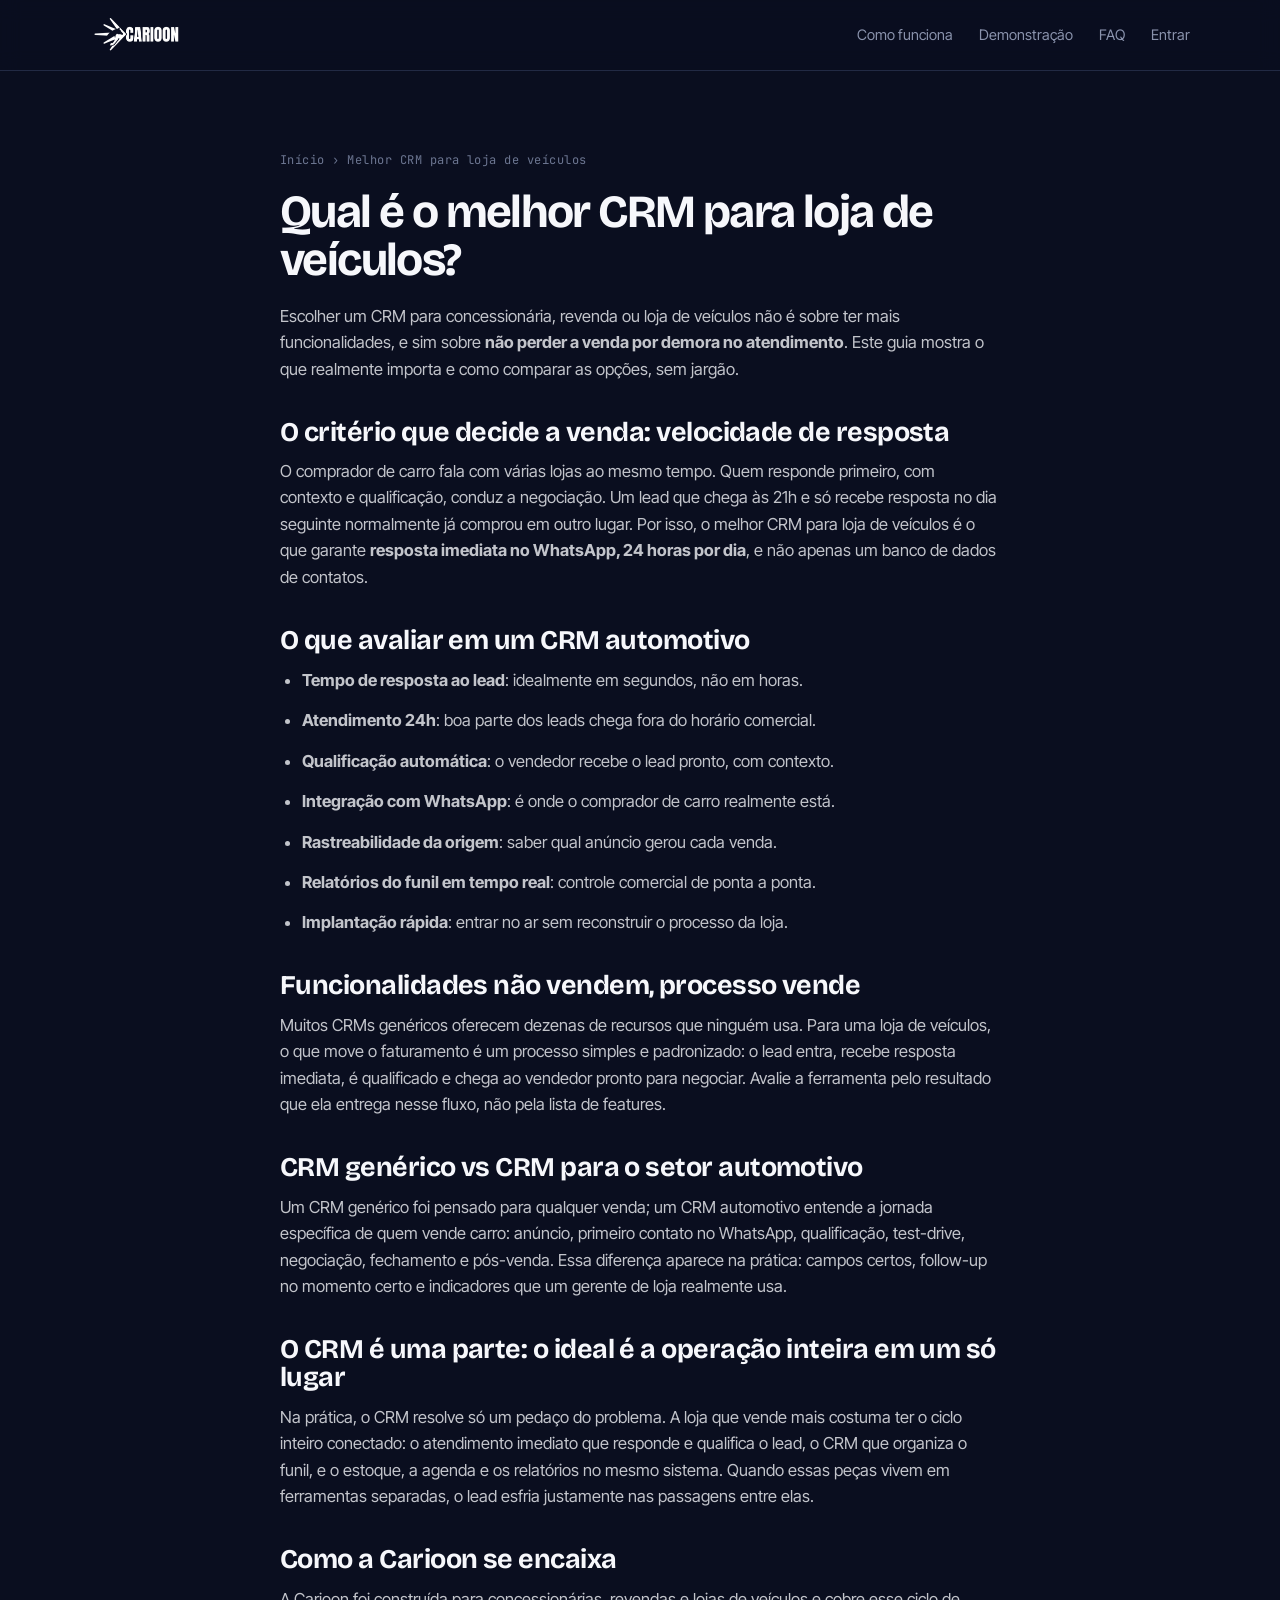
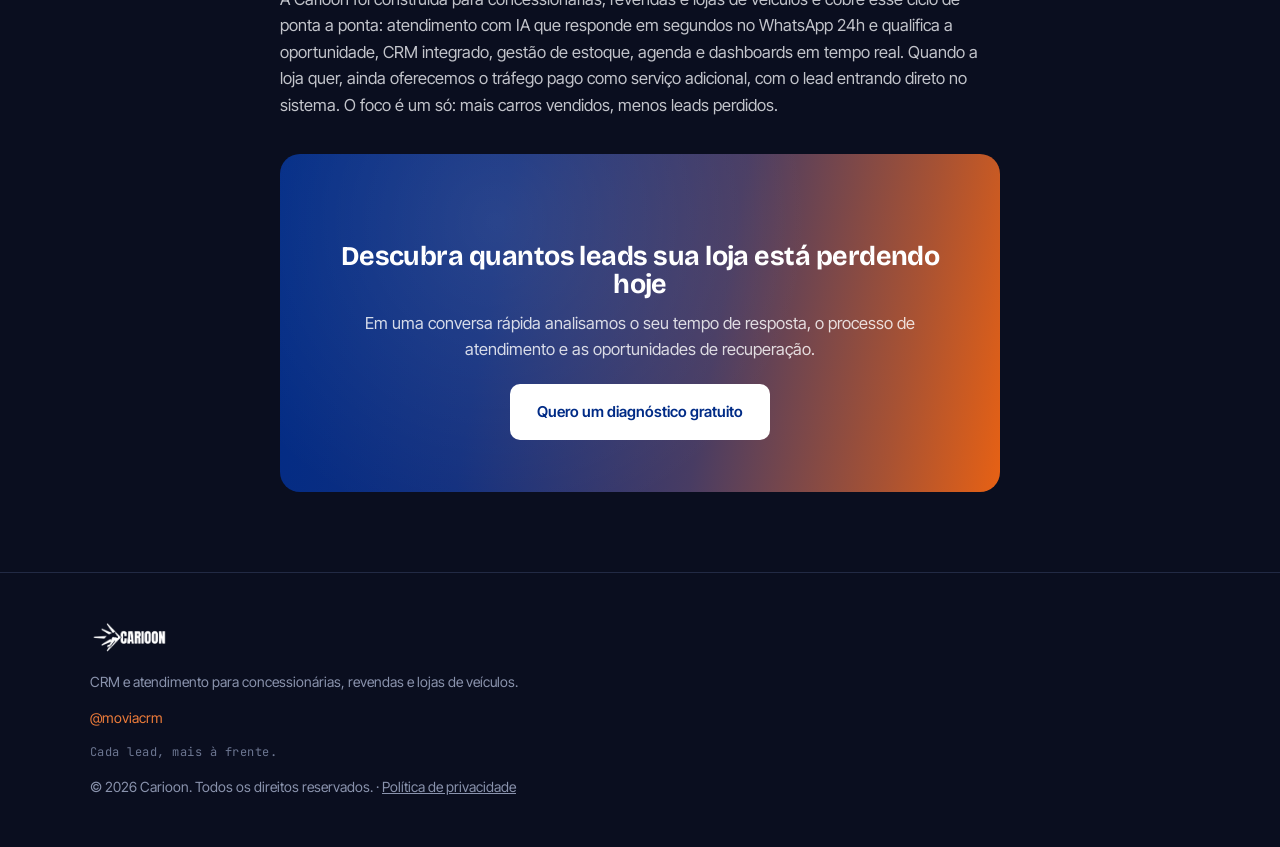
<file: melhor-crm-para-loja-de-veiculos.html>
<!DOCTYPE html>
<html lang="pt-BR">
<head>
<meta charset="UTF-8">
<!-- Google Tag Manager -->
<script>(function(w,d,s,l,i){w[l]=w[l]||[];w[l].push({'gtm.start':
new Date().getTime(),event:'gtm.js'});var f=d.getElementsByTagName(s)[0],
j=d.createElement(s),dl=l!='dataLayer'?'&l='+l:'';j.async=true;j.src=
'https://www.googletagmanager.com/gtm.js?id='+i+dl;f.parentNode.insertBefore(j,f);
})(window,document,'script','dataLayer','GTM-WXFGM7H5');</script>
<!-- End Google Tag Manager -->
<meta name="viewport" content="width=device-width, initial-scale=1.0">
<title>Qual é o melhor CRM para loja de veículos? Guia 2026 | Carioon</title>
<meta name="description" content="Como escolher o melhor CRM para loja de veículos: critérios de avaliação e por que a velocidade de resposta no WhatsApp decide a venda.">
<link rel="canonical" href="https://carioon.com.br/melhor-crm-para-loja-de-veiculos.html">
<link rel="preconnect" href="https://fonts.googleapis.com">
<link rel="preconnect" href="https://fonts.gstatic.com" crossorigin>
<link href="https://fonts.googleapis.com/css2?family=Bricolage+Grotesque:wght@600;700&family=Inter+Tight:wght@400;500;600;700&family=JetBrains+Mono:wght@400;500&display=optional" rel="stylesheet">
<link rel="stylesheet" href="styles.css?v=3">
<link rel="icon" href="assets/favicon.png">
<meta property="og:type" content="article">
<meta property="og:title" content="Qual é o melhor CRM para loja de veículos? Guia 2026">
<meta property="og:description" content="Critérios para escolher um CRM automotivo e por que a velocidade de resposta decide a venda.">
<meta property="og:url" content="https://carioon.com.br/melhor-crm-para-loja-de-veiculos.html">
<meta property="og:image" content="https://carioon.com.br/assets/og-image-carioon.png">
<meta property="og:image:width" content="1200">
<meta property="og:image:height" content="605">
<meta property="og:locale" content="pt_BR">
<meta name="twitter:card" content="summary_large_image">
<script type="application/ld+json">
{"@context":"https://schema.org","@type":"BreadcrumbList","itemListElement":[
 {"@type":"ListItem","position":1,"name":"Início","item":"https://carioon.com.br/"},
 {"@type":"ListItem","position":2,"name":"Melhor CRM para loja de veículos","item":"https://carioon.com.br/melhor-crm-para-loja-de-veiculos.html"}]}
</script>
<script type="application/ld+json">
{"@context":"https://schema.org","@type":"Article",
 "headline":"Qual é o melhor CRM para loja de veículos?",
 "about":"CRM para concessionárias, revendas e lojas de veículos",
 "author":{"@type":"Organization","name":"Carioon"},
 "publisher":{"@type":"Organization","name":"Carioon","logo":{"@type":"ImageObject","url":"https://carioon.com.br/assets/carioon-full.png"}},
 "inLanguage":"pt-BR"}
</script>
<script type="application/ld+json">
{"@context":"https://schema.org","@type":"FAQPage","mainEntity":[
 {"@type":"Question","name":"Qual é o melhor CRM para loja de veículos?","acceptedAnswer":{"@type":"Answer","text":"O melhor CRM para loja de veículos é o que responde o lead em segundos, qualifica a oportunidade automaticamente e entrega o cliente pronto ao vendedor. Para concessionárias e revendas, velocidade de resposta no WhatsApp e atendimento 24h pesam mais do que a quantidade de funcionalidades."}},
 {"@type":"Question","name":"O que avaliar ao escolher um CRM automotivo?","acceptedAnswer":{"@type":"Answer","text":"Tempo de resposta ao lead, atendimento fora do horário comercial, qualificação automática, integração com WhatsApp, rastreabilidade da origem do lead e relatórios do funil em tempo real."}},
 {"@type":"Question","name":"Por que a velocidade de resposta importa tanto na venda de carros?","acceptedAnswer":{"@type":"Answer","text":"O comprador de carro costuma falar com várias lojas ao mesmo tempo. Quem responde primeiro, com contexto, tem muito mais chance de conduzir a negociação. Demora de horas normalmente significa lead perdido para o concorrente."}}]}
</script>
</head>
<body>
<!-- Google Tag Manager (noscript) -->
<noscript><iframe src="https://www.googletagmanager.com/ns.html?id=GTM-WXFGM7H5"
height="0" width="0" style="display:none;visibility:hidden"></iframe></noscript>
<!-- End Google Tag Manager (noscript) -->

<header class="nav"><div class="container">
  <a href="index.html" aria-label="Carioon, início"><img src="assets/carioon-full-white.webp" alt="Carioon" class="brand-logo" width="92" height="40"></a>
  <nav class="nav-links" id="nav-links" aria-label="Principal">
    <a href="index.html#dores">Como funciona</a><a href="index.html#demonstracao">Demonstração</a><a href="index.html#faq">FAQ</a>
    <a href="https://app.carioon.com.br/">Entrar</a>
    <a class="nav-cta" href="https://wa.me/5549991299449?text=Ol%C3%A1%2C%20quero%20saber%20como%20a%20Carioon%20ajuda%20minha%20loja%20a%20vender%20mais.">Falar no WhatsApp</a>
  </nav>
  <button class="nav-toggle" id="nav-toggle" type="button" aria-label="Abrir menu" aria-expanded="false" aria-controls="nav-links">
    <span></span><span></span><span></span>
  </button>
</div></header>

<main class="section"><article class="article container">
  <nav aria-label="breadcrumb" class="tech" style="margin-bottom:18px">
    <a href="index.html">Início</a> › Melhor CRM para loja de veículos
  </nav>
  <h1>Qual é o melhor CRM para loja de veículos?</h1>
  <p>Escolher um CRM para concessionária, revenda ou loja de veículos não é sobre ter mais funcionalidades, e sim sobre <strong>não perder a venda por demora no atendimento</strong>. Este guia mostra o que realmente importa e como comparar as opções, sem jargão.</p>

  <h2>O critério que decide a venda: velocidade de resposta</h2>
  <p>O comprador de carro fala com várias lojas ao mesmo tempo. Quem responde primeiro, com contexto e qualificação, conduz a negociação. Um lead que chega às 21h e só recebe resposta no dia seguinte normalmente já comprou em outro lugar. Por isso, o melhor CRM para loja de veículos é o que garante <strong>resposta imediata no WhatsApp, 24 horas por dia</strong>, e não apenas um banco de dados de contatos.</p>

  <h2>O que avaliar em um CRM automotivo</h2>
  <ul>
    <li><strong>Tempo de resposta ao lead</strong>: idealmente em segundos, não em horas.</li>
    <li><strong>Atendimento 24h</strong>: boa parte dos leads chega fora do horário comercial.</li>
    <li><strong>Qualificação automática</strong>: o vendedor recebe o lead pronto, com contexto.</li>
    <li><strong>Integração com WhatsApp</strong>: é onde o comprador de carro realmente está.</li>
    <li><strong>Rastreabilidade da origem</strong>: saber qual anúncio gerou cada venda.</li>
    <li><strong>Relatórios do funil em tempo real</strong>: controle comercial de ponta a ponta.</li>
    <li><strong>Implantação rápida</strong>: entrar no ar sem reconstruir o processo da loja.</li>
  </ul>

  <h2>Funcionalidades não vendem, processo vende</h2>
  <p>Muitos CRMs genéricos oferecem dezenas de recursos que ninguém usa. Para uma loja de veículos, o que move o faturamento é um processo simples e padronizado: o lead entra, recebe resposta imediata, é qualificado e chega ao vendedor pronto para negociar. Avalie a ferramenta pelo resultado que ela entrega nesse fluxo, não pela lista de features.</p>

  <h2>CRM genérico vs CRM para o setor automotivo</h2>
  <p>Um CRM genérico foi pensado para qualquer venda; um CRM automotivo entende a jornada específica de quem vende carro: anúncio, primeiro contato no WhatsApp, qualificação, test-drive, negociação, fechamento e pós-venda. Essa diferença aparece na prática: campos certos, follow-up no momento certo e indicadores que um gerente de loja realmente usa.</p>

  <h2>O CRM é uma parte: o ideal é a operação inteira em um só lugar</h2>
  <p>Na prática, o CRM resolve só um pedaço do problema. A loja que vende mais costuma ter o ciclo inteiro conectado: o atendimento imediato que responde e qualifica o lead, o CRM que organiza o funil, e o estoque, a agenda e os relatórios no mesmo sistema. Quando essas peças vivem em ferramentas separadas, o lead esfria justamente nas passagens entre elas.</p>

  <h2>Como a Carioon se encaixa</h2>
  <p>A Carioon foi construída para concessionárias, revendas e lojas de veículos e cobre esse ciclo de ponta a ponta: atendimento com IA que responde em segundos no WhatsApp 24h e qualifica a oportunidade, CRM integrado, gestão de estoque, agenda e dashboards em tempo real. Quando a loja quer, ainda oferecemos o tráfego pago como serviço adicional, com o lead entrando direto no sistema. O foco é um só: mais carros vendidos, menos leads perdidos.</p>

  <div class="band" style="margin-top:36px">
    <h2>Descubra quantos leads sua loja está perdendo hoje</h2>
    <p class="lead" style="margin:0 auto 22px">Em uma conversa rápida analisamos o seu tempo de resposta, o processo de atendimento e as oportunidades de recuperação.</p>
    <a class="btn btn-primary" href="https://wa.me/5549991299449?text=Ol%C3%A1%2C%20quero%20um%20diagn%C3%B3stico%20gratuito%20da%20minha%20loja%20de%20ve%C3%ADculos.">Quero um diagnóstico gratuito</a>
  </div>
</article></main>

<footer class="footer"><div class="container">
  <img src="assets/carioon-full-white.webp" alt="Carioon" class="footer-logo" width="79" height="34" loading="lazy">
  <p>CRM e atendimento para concessionárias, revendas e lojas de veículos.</p>
  <p class="footer-social" style="margin-top:14px"><a href="https://www.instagram.com/moviacrm/" target="_blank" rel="noopener">@moviacrm</a></p>
  <p class="tech" style="margin-top:14px">Cada lead, mais à frente.</p>
  <p style="margin-top:14px">© <span id="yr">2026</span> Carioon. Todos os direitos reservados. · <a href="https://form.carioon.com.br/privacidade" target="_blank" rel="noopener" style="color:inherit;text-decoration:underline">Política de privacidade</a></p>
</div></footer>


<script>
document.getElementById('yr').textContent=new Date().getFullYear();

/* Scroll-reveal */
(function(){
  var root=document.documentElement; root.classList.add('js');
  if(!('IntersectionObserver' in window)) return;
  var els=[].slice.call(document.querySelectorAll('.article h2,.article p,.article ul,.band'));
  els.forEach(function(e){ e.classList.add('reveal'); });
  var io=new IntersectionObserver(function(es){
    es.forEach(function(en){ if(en.isIntersecting){en.target.classList.add('in');io.unobserve(en.target);} });
  },{threshold:.12,rootMargin:'0px 0px -8% 0px'});
  els.forEach(function(e){io.observe(e);});
})();

(function(){
  var t=document.getElementById('nav-toggle'),m=document.getElementById('nav-links');
  if(!t||!m) return;
  t.addEventListener('click',function(){
    var open=m.classList.toggle('open');
    t.setAttribute('aria-expanded',open?'true':'false');
    t.setAttribute('aria-label',open?'Fechar menu':'Abrir menu');
  });
})();
</script>
</body>
</html>
</file>
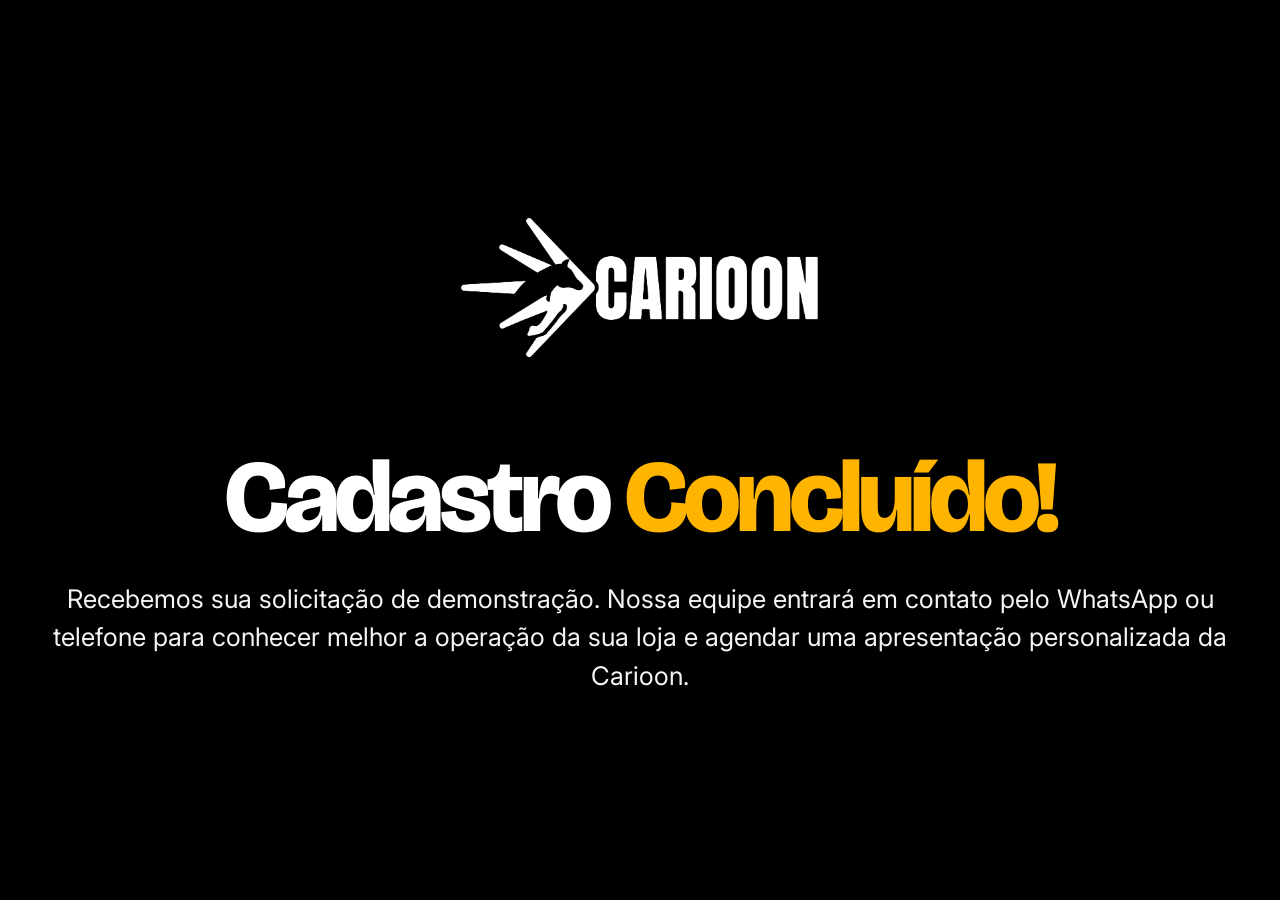
<file: lp/obrigado.html>
<!doctype html>
<html lang="pt-BR">
<head>
<meta charset="utf-8">
<meta name="viewport" content="width=device-width, initial-scale=1">

<!-- Google Tag Manager -->
<!-- Depois de charset/viewport: o parser precisa saber a codificacao antes
     de qualquer script. O <noscript> do GTM continua logo apos o <body>. -->
<script>(function(w,d,s,l,i){w[l]=w[l]||[];w[l].push({'gtm.start':
new Date().getTime(),event:'gtm.js'});var f=d.getElementsByTagName(s)[0],
j=d.createElement(s),dl=l!='dataLayer'?'&l='+l:'';j.async=true;j.src=
'https://www.googletagmanager.com/gtm.js?id='+i+dl;f.parentNode.insertBefore(j,f);
})(window,document,'script','dataLayer','GTM-WXFGM7H5');</script>
<!-- End Google Tag Manager -->

<title>Cadastro Concluído | Carioon</title>
<meta name="description" content="Cadastro concluído com sucesso. Em breve nossa equipe entrará em contato.">
<meta name="robots" content="noindex,nofollow">
<!-- URL canonica sem .html — o Caddyfile ja faz 308 de /obrigado.html. -->
<link rel="canonical" href="https://form.carioon.com.br/obrigado">

<!-- Mesma troca do index: @import dentro do <style> serializa a descoberta
     da fonte; <link> + preconnect deixa o preload scanner adiantar. -->
<link rel="preconnect" href="https://fonts.googleapis.com">
<link rel="preconnect" href="https://fonts.gstatic.com" crossorigin>
<link rel="stylesheet" href="https://fonts.googleapis.com/css2?family=Bricolage+Grotesque:wght@700;800&family=Inter:wght@400;500;600&display=swap">

<style>
:root {
  --bg: #000000;
  --white: #FFFFFF;
  --orange-2: #FFB400;
}

* { box-sizing: border-box; }
html, body { height: 100%; }
body {
  margin: 0;
  background: var(--bg);
  color: var(--white);
  font-family: 'Inter', Arial, sans-serif;
}

.wrap {
  min-height: 100%;
  display: flex;
  align-items: center;
  justify-content: center;
  padding: 36px 24px;
}

.content {
  width: min(1400px, 100%);
  text-align: center;
}

.logo {
  margin: 0 auto 72px;
  display: flex;
  justify-content: center;
}

.logo img {
  width: min(396px, 72vw);
  height: auto;
  display: block;
}

h1 {
  margin: 0 0 34px 0;
  font-family: 'Bricolage Grotesque', Arial, sans-serif;
  font-size: clamp(56px, 8vw, 128px);
  line-height: 0.95;
  letter-spacing: -0.05em;
  font-weight: 800;
}

h1 .light {
  color: var(--white);
}

h1 .accent {
  color: var(--orange-2);
}

p {
  margin: 0 auto;
  max-width: 1450px;
  font-size: clamp(18px, 2vw, 28px);
  line-height: 1.5;
  color: rgba(255,255,255,.96);
}

@media (max-width: 768px) {
  .logo {
    margin-bottom: 44px;
  }
  h1 {
    margin-bottom: 22px;
  }
}
</style>
</head>
<body>
<!-- Google Tag Manager (noscript) -->
<noscript><iframe src="https://www.googletagmanager.com/ns.html?id=GTM-WXFGM7H5"
height="0" width="0" style="display:none;visibility:hidden"></iframe></noscript>
<!-- End Google Tag Manager (noscript) -->
  <div class="wrap">
    <div class="content">
      <div class="logo">
        <img src="assets/logo-carioon.webp" alt="Carioon">
      </div>

      <h1>
        <span class="light">Cadastro </span><span class="accent">Concluído!</span>
      </h1>

      <p>
        Recebemos sua solicitação de demonstração. Nossa equipe entrará em contato pelo WhatsApp ou telefone para conhecer melhor a operação da sua loja e agendar uma apresentação personalizada da Carioon.
      </p>
    </div>
  </div>
<script>
// >>> meta-lead >>>
// Dispara o evento padrão `Lead` da Meta exatamente uma vez por cadastro
// confirmado. A confirmação só é criada pela função sucesso() do form
// (gravação confirmada na planilha); acesso direto ou refresh do /obrigado
// não têm confirmação e não disparam nada. O Pixel base é carregado pelo
// GTM — nada de código base aqui (evita PageView duplicado).
(function(){
  var CHAVE = 'movia_lead_confirmado';
  var PIXEL_ID = '4283843718520684';
  var bruto;
  try { bruto = sessionStorage.getItem(CHAVE); } catch(e){ return; }
  if(!bruto) return;
  var conf = null;
  try { conf = JSON.parse(bruto); } catch(e){}
  if(!conf || !conf.eventId){
    try { sessionStorage.removeItem(CHAVE); } catch(e){}
    return;
  }
  var tentativas = 0;
  (function esperaFbq(){
    if(typeof window.fbq === 'function'){
      window.fbq('trackSingle', PIXEL_ID, 'Lead',
        { content_name: 'Solicitação de demonstração Movia' },
        { eventID: conf.eventId });
      // Remoção só DEPOIS do comando enviado ao fbq — refresh não re-dispara.
      try { sessionStorage.removeItem(CHAVE); } catch(e){}
      window.dataLayer = window.dataLayer || [];
      window.dataLayer.push({ event: 'meta_lead_disparado', event_id: conf.eventId });
      return;
    }
    tentativas++;
    // Espera controlada: 100ms x 50 = 5s no máximo; sem loop infinito. Se o
    // fbq nunca chegar (ad blocker), a confirmação fica — nunca é descartada
    // sem o Lead ter sido enviado.
    if(tentativas < 50) setTimeout(esperaFbq, 100);
  })();
})();
// <<< meta-lead <<<
</script>
</body>
</html>
</file>
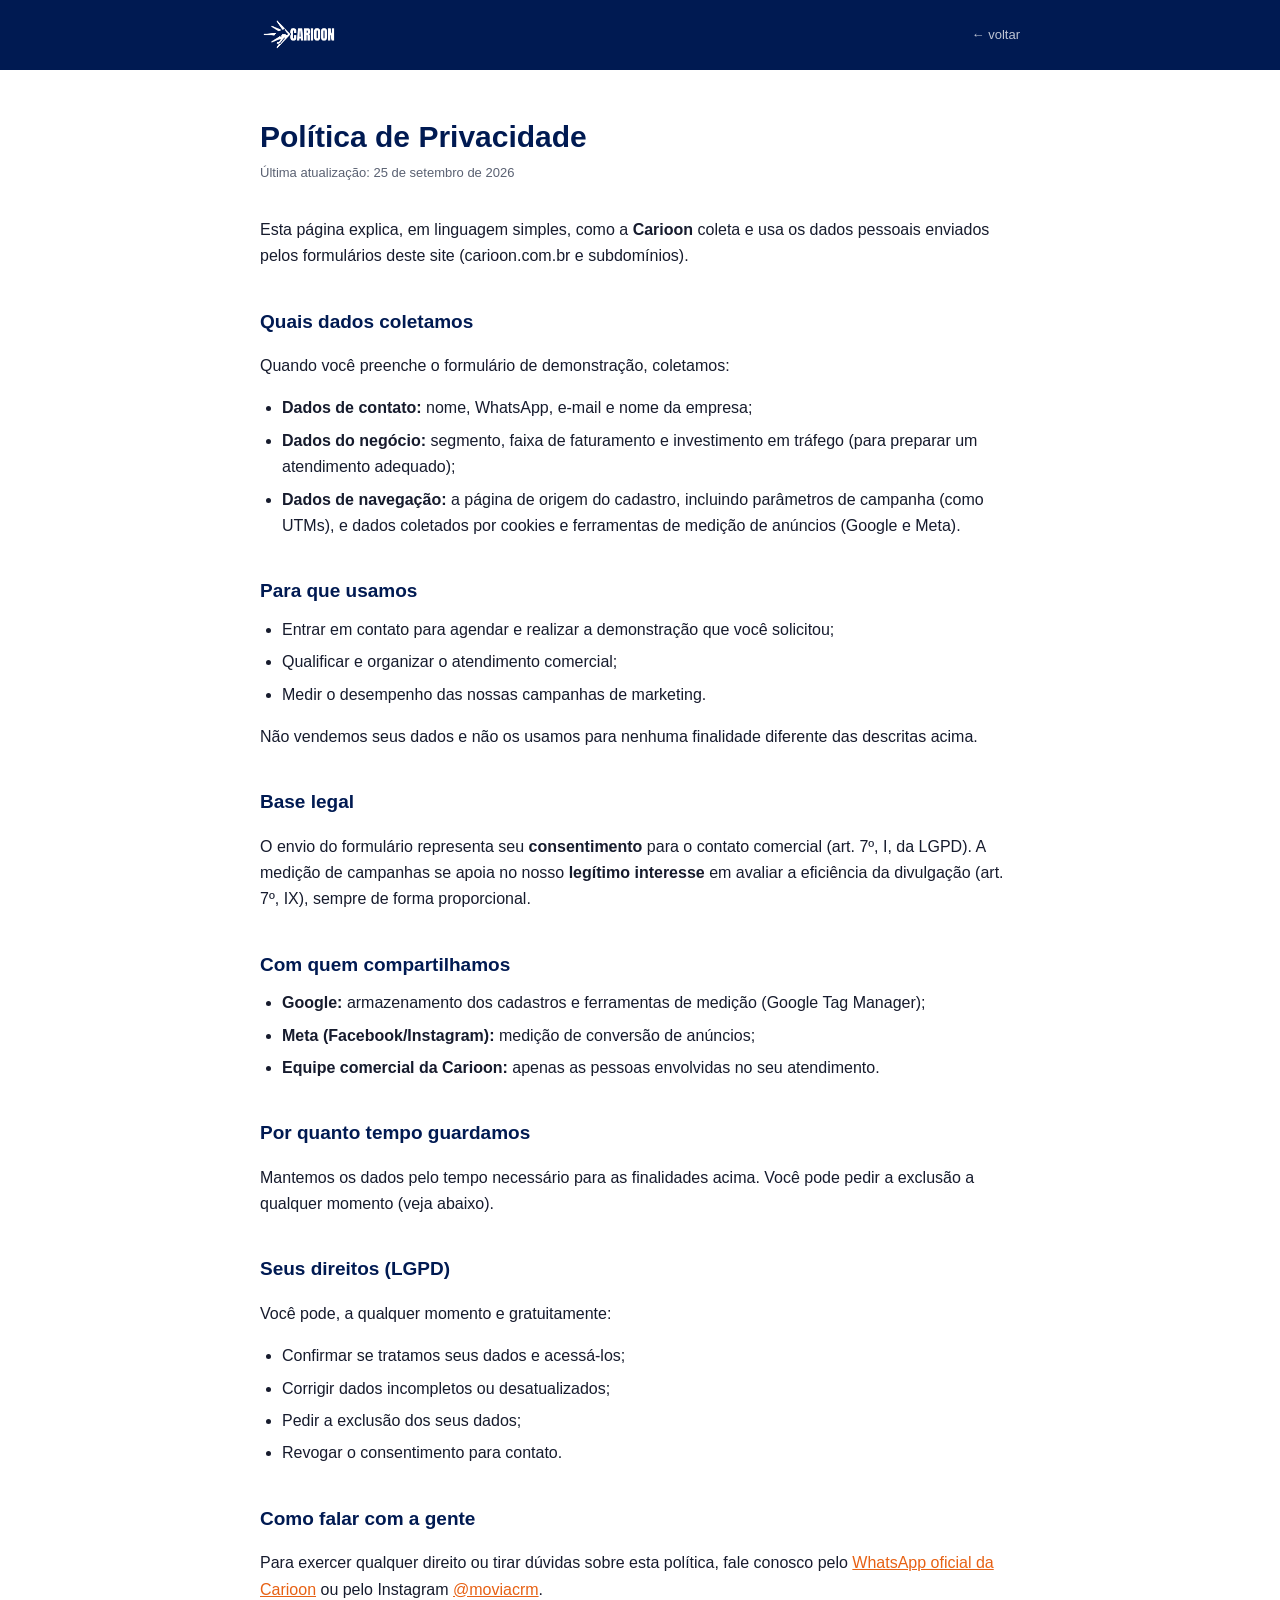
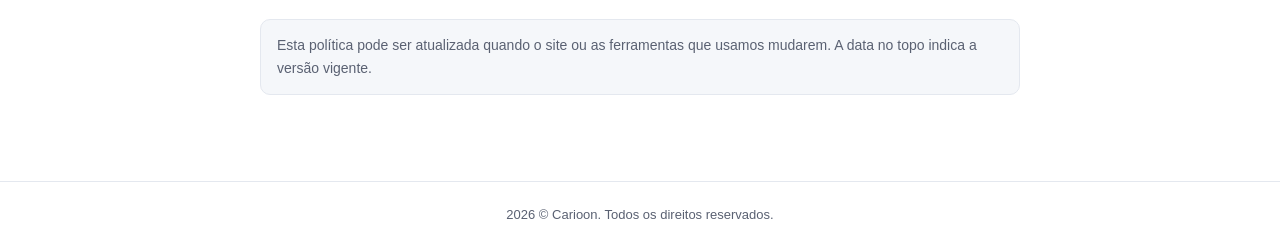
<file: lp/privacidade.html>
<!doctype html>
<html lang="pt-BR">
<head>
<meta charset="utf-8">
<meta name="viewport" content="width=device-width, initial-scale=1">
<title>Política de Privacidade | Carioon</title>
<meta name="description" content="Como a Carioon coleta, usa e protege os dados pessoais enviados pelos formulários deste site.">
<style>
:root{
  --navy:#001A52;
  --text:#161B2D;
  --muted:#5A6172;
  --orange:#E76114;
  --line:#E4E8EF;
}
*{box-sizing:border-box}
body{
  margin:0;background:#fff;color:var(--text);
  font:400 16px/1.65 "Inter Tight","Inter",-apple-system,BlinkMacSystemFont,"Segoe UI",Arial,sans-serif;
}
.topbar{background:var(--navy);padding:18px 0}
.topbar .container{display:flex;align-items:center;justify-content:space-between}
.topbar img{height:34px;display:block}
.topbar a.voltar{color:rgba(255,255,255,.75);font-size:13px;text-decoration:none}
.topbar a.voltar:hover{color:#fff}
.container{width:min(760px,calc(100% - 48px));margin:0 auto}
main{padding:48px 0 72px}
h1{font-size:30px;line-height:1.25;color:var(--navy);margin:0 0 6px}
.updated{font-size:13px;color:var(--muted);margin:0 0 34px}
h2{font-size:19px;color:var(--navy);margin:36px 0 10px}
p,li{color:var(--text)}
ul{padding-left:22px;margin:10px 0}
li{margin:6px 0}
a{color:var(--orange)}
.aviso{background:#F5F7FA;border:1px solid var(--line);border-radius:10px;padding:14px 16px;font-size:14px;color:var(--muted)}
footer{border-top:1px solid var(--line);padding:22px 0;font-size:13px;color:var(--muted);text-align:center}
</style>
</head>
<body>

<div class="topbar">
  <div class="container">
    <img src="assets/logo-carioon.webp" alt="Carioon">
    <a class="voltar" href="/">← voltar</a>
  </div>
</div>

<main>
<div class="container">
  <h1>Política de Privacidade</h1>
  <p class="updated">Última atualização: 25 de setembro de 2026</p>

  <p>Esta página explica, em linguagem simples, como a <strong>Carioon</strong> coleta e usa os dados pessoais enviados pelos formulários deste site (carioon.com.br e subdomínios).</p>

  <h2>Quais dados coletamos</h2>
  <p>Quando você preenche o formulário de demonstração, coletamos:</p>
  <ul>
    <li><strong>Dados de contato:</strong> nome, WhatsApp, e-mail e nome da empresa;</li>
    <li><strong>Dados do negócio:</strong> segmento, faixa de faturamento e investimento em tráfego (para preparar um atendimento adequado);</li>
    <li><strong>Dados de navegação:</strong> a página de origem do cadastro, incluindo parâmetros de campanha (como UTMs), e dados coletados por cookies e ferramentas de medição de anúncios (Google e Meta).</li>
  </ul>

  <h2>Para que usamos</h2>
  <ul>
    <li>Entrar em contato para agendar e realizar a demonstração que você solicitou;</li>
    <li>Qualificar e organizar o atendimento comercial;</li>
    <li>Medir o desempenho das nossas campanhas de marketing.</li>
  </ul>
  <p>Não vendemos seus dados e não os usamos para nenhuma finalidade diferente das descritas acima.</p>

  <h2>Base legal</h2>
  <p>O envio do formulário representa seu <strong>consentimento</strong> para o contato comercial (art. 7º, I, da LGPD). A medição de campanhas se apoia no nosso <strong>legítimo interesse</strong> em avaliar a eficiência da divulgação (art. 7º, IX), sempre de forma proporcional.</p>

  <h2>Com quem compartilhamos</h2>
  <ul>
    <li><strong>Google:</strong> armazenamento dos cadastros e ferramentas de medição (Google Tag Manager);</li>
    <li><strong>Meta (Facebook/Instagram):</strong> medição de conversão de anúncios;</li>
    <li><strong>Equipe comercial da Carioon:</strong> apenas as pessoas envolvidas no seu atendimento.</li>
  </ul>

  <h2>Por quanto tempo guardamos</h2>
  <p>Mantemos os dados pelo tempo necessário para as finalidades acima. Você pode pedir a exclusão a qualquer momento (veja abaixo).</p>

  <h2>Seus direitos (LGPD)</h2>
  <p>Você pode, a qualquer momento e gratuitamente:</p>
  <ul>
    <li>Confirmar se tratamos seus dados e acessá-los;</li>
    <li>Corrigir dados incompletos ou desatualizados;</li>
    <li>Pedir a exclusão dos seus dados;</li>
    <li>Revogar o consentimento para contato.</li>
  </ul>

  <h2>Como falar com a gente</h2>
  <p>Para exercer qualquer direito ou tirar dúvidas sobre esta política, fale conosco pelo <a href="https://wa.me/5549991299449?text=Ol%C3%A1%2C%20tenho%20uma%20solicita%C3%A7%C3%A3o%20sobre%20meus%20dados%20pessoais." target="_blank" rel="noopener">WhatsApp oficial da Carioon</a> ou pelo Instagram <a href="https://www.instagram.com/moviacrm" target="_blank" rel="noopener">@moviacrm</a>.</p>

  <p class="aviso">Esta política pode ser atualizada quando o site ou as ferramentas que usamos mudarem. A data no topo indica a versão vigente.</p>
</div>
</main>

<footer>
  <div class="container">2026 © Carioon. Todos os direitos reservados.</div>
</footer>

</body>
</html>
</file>
<file: styles.css>
/* site/styles.css — Movia brand system v2 (Manual de Marca)
   Bricolage Grotesque (display) · Inter Tight (body) · JetBrains Mono (technical)
   Ink/Navy base, orange accent, signature gradient. Dark-premium structure. */
:root{
  /* Primárias */
  --navy-900:#001A52; --navy-800:#002B86; --navy-700:#122F7E;
  --orange-500:#E76114; --orange-400:#EE7C3A; --orange-300:#F59C6B;
  /* Neutros */
  --ink:#0A0E1F; --graphite:#3A4159; --slate:#6C7691; --fog:#D4D9E6; --paper:#F6F7FB; --white:#FFFFFF;
  /* Status */
  --success:#1D8A5B; --warning:#D68711; --danger:#C2331F; --info:#122F7E; --lead-soft:#FDE7D7;
  /* Superfícies dark (derivadas do ink/navy) */
  --bg:#0A0E1F; --bg-2:#0c1326; --surface:#11182f; --card:#141c36; --border:#222a44;
  /* Texto sobre dark */
  --text:#F6F7FB; --text-2:rgba(246,247,251,.78); --muted:#8a93ad;
  /* Gradiente assinatura */
  --gradient:linear-gradient(100deg,#002B86 0%,#122F7E 30%,#483C63 60%,#A85233 85%,#E76114 100%);
  --gradient-radial:radial-gradient(circle at 30% 30%,#122F7E,#002B86 45%,#0A0E1F 100%);
  /* Fontes */
  --font-display:'Bricolage Grotesque',sans-serif; --font-body:'Inter Tight',sans-serif; --font-mono:'JetBrains Mono',monospace;
  --maxw:1140px; --radius:16px;
}
*,*::before,*::after{margin:0;padding:0;box-sizing:border-box}
html{scroll-behavior:smooth}
body{font-family:var(--font-body);background:var(--bg);color:var(--text);line-height:1.6;-webkit-font-smoothing:antialiased}
h1,h2,h3,h4{font-family:var(--font-display);line-height:1.05;font-weight:700;letter-spacing:-0.025em}
a{color:inherit;text-decoration:none}
img{max-width:100%;display:block}
.container{max-width:var(--maxw);margin:0 auto;padding:0 20px}
.section{padding:80px 0}
.section-alt{background:var(--bg-2)}
.eyebrow{font-family:var(--font-mono);font-size:12px;letter-spacing:.18em;text-transform:uppercase;color:var(--orange-400);font-weight:500;margin-bottom:14px}
.section h2{font-size:clamp(28px,3.6vw,46px);margin-bottom:14px}
.lead{color:var(--text-2);font-size:clamp(15px,1.6vw,18px);max-width:64ch;line-height:1.55}

/* Buttons — sentence case per brand voice, no caps */
.btn{display:inline-flex;align-items:center;gap:10px;font-family:var(--font-body);font-weight:600;
  font-size:15px;padding:15px 26px;border-radius:10px;cursor:pointer;border:1px solid transparent;transition:.18s}
.btn-primary{background:var(--orange-500);color:var(--white)}
.btn-primary:hover{background:var(--orange-400);transform:translateY(-1px)}
.btn-ghost{background:transparent;color:var(--text);border-color:var(--border)}
.btn-ghost:hover{border-color:var(--orange-400);color:var(--orange-400)}
.btn svg{width:18px;height:18px;fill:currentColor}

/* Cards / grids */
.grid{display:grid;gap:16px}
.grid-2{grid-template-columns:repeat(2,1fr)}
.grid-3{grid-template-columns:repeat(3,1fr)}
.card{background:var(--card);border:1px solid var(--border);border-radius:var(--radius);padding:26px}
.card h3{font-size:19px;margin-bottom:8px}
.card p{color:var(--text-2);font-size:14.5px}
.modules{display:grid;grid-template-columns:repeat(4,1fr);gap:14px}
.module{background:var(--card);border:1px solid var(--border);border-radius:var(--radius);padding:22px}
.module .ic,.auto .ic{display:inline-flex;align-items:center;justify-content:center;width:42px;height:42px;border-radius:11px;
  background:rgba(231,97,20,.12);margin-bottom:14px}
.module .ic svg,.auto .ic svg{width:21px;height:21px;stroke:var(--orange-400);fill:none;stroke-width:1.8;stroke-linecap:round;stroke-linejoin:round}
.autos{display:grid;grid-template-columns:repeat(2,1fr);gap:16px}
.auto{background:var(--card);border:1px solid var(--border);border-radius:var(--radius);padding:26px}
.auto h3{font-size:18px;margin-bottom:8px}
.auto p{color:var(--text-2);font-size:14.5px;line-height:1.55}
.auto .eg{margin-top:16px;padding:13px 15px;border-radius:12px;background:rgba(231,97,20,.06);
  border:1px solid var(--border);font-size:13.5px;color:var(--text-2);line-height:1.55}
.auto .eg .tag{display:block;font-family:var(--font-mono);font-size:10px;letter-spacing:.14em;text-transform:uppercase;
  color:var(--orange-400);margin-bottom:6px}
.module h3{font-size:16px;margin-bottom:6px}
.module p{color:var(--text-2);font-size:13.5px;line-height:1.5}
.module-extra{border-style:dashed}
.module .tag{display:inline-block;font-family:var(--font-mono);font-size:9.5px;letter-spacing:.12em;text-transform:uppercase;
  vertical-align:middle;margin-left:6px;padding:2px 7px;border-radius:6px;background:rgba(231,97,20,.14);color:var(--orange-400)}

/* Nav */
.nav{position:sticky;top:0;z-index:50;background:rgba(10,14,31,.84);backdrop-filter:blur(10px);
  border-bottom:1px solid var(--border)}
.nav .container{display:flex;align-items:center;justify-content:space-between;height:70px}
.brand-logo{height:40px;width:auto;display:block}
.footer-logo{height:34px;width:auto;margin-bottom:16px}
.nav-links{display:flex;align-items:center;gap:26px;font-size:14.5px;color:var(--muted)}
.nav-links a:hover{color:var(--text)}
.nav-links .nav-cta{display:none}
.nav-toggle{display:none;flex-direction:column;justify-content:center;gap:5px;width:42px;height:42px;
  padding:0;background:none;border:1px solid var(--border);border-radius:10px;cursor:pointer}
.nav-toggle span{display:block;width:18px;height:2px;margin:0 auto;background:var(--text);border-radius:2px;transition:.2s}
.nav-toggle[aria-expanded="true"] span:nth-child(1){transform:translateY(7px) rotate(45deg)}
.nav-toggle[aria-expanded="true"] span:nth-child(2){opacity:0}
.nav-toggle[aria-expanded="true"] span:nth-child(3){transform:translateY(-7px) rotate(-45deg)}

/* Hero */
.hero{position:relative;padding:56px 0 80px;overflow:hidden}
.hero::before{content:"";position:absolute;inset:0;background:var(--gradient-radial);opacity:.5;z-index:0}
.hero .container{position:relative;z-index:1}
.hero h1{font-size:clamp(32px,5.2vw,60px);font-weight:700;max-width:17ch;letter-spacing:-0.035em}
.hero .sub{color:var(--text-2);font-size:clamp(16px,1.9vw,20px);margin:22px 0 28px;max-width:60ch}
.checks{display:flex;flex-wrap:wrap;gap:10px 22px;margin-bottom:32px}
.checks span{font-size:14.5px;color:var(--text-2)}
.checks span::before{content:"";display:inline-block;width:7px;height:7px;border-radius:50%;background:var(--orange-500);margin-right:9px;vertical-align:middle}
.hero-cta{display:flex;flex-wrap:wrap;gap:12px}
/* Hero — grid de pontos tech (sutil, deriva devagar) */
.hero::after{content:"";position:absolute;inset:-2px;z-index:0;pointer-events:none;
  background-image:radial-gradient(rgba(150,172,226,.13) 1px,transparent 1.5px);
  background-size:32px 32px;
  -webkit-mask-image:radial-gradient(ellipse 78% 62% at 50% 30%,#000 32%,transparent 80%);
  mask-image:radial-gradient(ellipse 78% 62% at 50% 30%,#000 32%,transparent 80%);
  animation:gridPan 26s linear infinite;will-change:background-position}
@keyframes gridPan{from{background-position:0 0}to{background-position:32px 32px}}
/* Hero — entrada escalonada */
@keyframes heroUp{from{opacity:0;transform:translateY(16px)}to{opacity:1;transform:none}}
.hero .eyebrow,.hero h1,.hero .sub,.hero-cta{opacity:0;animation:heroUp .7s cubic-bezier(.2,.7,.2,1) forwards}
.hero .eyebrow{animation-delay:.05s}
.hero h1{animation-delay:.15s}
.hero .sub{animation-delay:.30s}
.hero .checks span{opacity:0;animation:heroUp .6s cubic-bezier(.2,.7,.2,1) forwards}
.hero .checks span:nth-child(1){animation-delay:.45s}
.hero .checks span:nth-child(2){animation-delay:.53s}
.hero .checks span:nth-child(3){animation-delay:.61s}
.hero .checks span:nth-child(4){animation-delay:.69s}
.hero .checks span:nth-child(5){animation-delay:.77s}
.hero-cta{animation-delay:.88s}

/* Scroll-reveal — elementos surgem ao entrar na viewport (site inteiro) */
.js .reveal{opacity:0;transform:translateY(26px);
  transition:opacity .7s cubic-bezier(.2,.7,.2,1),transform .7s cubic-bezier(.2,.7,.2,1);will-change:opacity,transform}
.js .reveal.in{opacity:1;transform:none}

/* Micro-interações de hover */
.card,.module,.auto{transition:transform .25s ease,border-color .25s ease,box-shadow .25s ease}
.card:hover,.module:hover,.auto:hover{transform:translateY(-4px);border-color:rgba(238,124,58,.55);box-shadow:0 16px 36px -20px rgba(0,0,0,.75)}
.client img{transition:transform .25s ease,border-color .25s ease}
.client:hover img{transform:translateY(-4px);border-color:rgba(238,124,58,.55)}
.flow .step{transition:border-color .25s ease,color .25s ease,transform .25s ease}
.flow .step:hover{border-color:var(--orange-400);color:var(--orange-400);transform:translateY(-2px)}

@media (prefers-reduced-motion:reduce){
  .hero::after{animation:none}
  .hero .eyebrow,.hero h1,.hero .sub,.hero .checks span,.hero-cta{opacity:1;animation:none}
  .js .reveal{opacity:1;transform:none;transition:none}
}

/* Flow */
.flow{display:flex;flex-wrap:wrap;align-items:center;gap:10px;margin-top:8px}
.flow .step{background:var(--card);border:1px solid var(--border);border-radius:10px;padding:12px 16px;
  font-family:var(--font-display);font-weight:600;font-size:14px;letter-spacing:-0.01em}
.flow .step.end{border-color:var(--orange-500);color:var(--orange-400)}
.flow-base{margin-top:16px;font-size:14px;color:var(--text-2)}
.flow-base::before{content:"";display:inline-block;width:7px;height:7px;border-radius:50%;background:var(--orange-500);margin-right:9px;vertical-align:middle}
.flow .arr{display:inline-flex;align-items:center}
.flow .arr svg{width:18px;height:18px;stroke:var(--orange-500);fill:none;stroke-width:2;stroke-linecap:round;stroke-linejoin:round}

/* Sem/Com comparison */
.compare{display:grid;grid-template-columns:1fr 1fr;gap:16px}
.compare .col{border-radius:var(--radius);padding:26px}
.compare .bad{background:rgba(194,51,31,.07);border:1px solid rgba(194,51,31,.3)}
.compare .good{background:rgba(231,97,20,.07);border:1px solid rgba(231,97,20,.32)}
.compare h3{margin-bottom:14px}
.compare li{list-style:none;padding:6px 0;color:var(--text-2);font-size:15px}
.compare .bad li::before{content:"✕  ";color:var(--danger);font-weight:700}
.compare .good li::before{content:"→  ";color:var(--orange-400);font-weight:700}

/* Logos / social proof */
.logos{display:flex;flex-wrap:wrap;gap:32px;align-items:flex-start;justify-content:center}
.client{display:flex;flex-direction:column;align-items:center;gap:11px}
.client img{width:104px;height:104px;border-radius:18px;object-fit:cover;border:1px solid var(--border);background:#0c1322}
.client .h{font-family:var(--font-mono);font-size:12.5px;color:var(--muted)}

/* Conversion band — signature gradient (the "moment", used sparingly) */
.band{background:var(--gradient);border-radius:20px;padding:52px;text-align:center;color:var(--white);position:relative;overflow:hidden}
.band::after{content:"";position:absolute;inset:0;background:radial-gradient(circle at 30% 20%,rgba(255,255,255,.1),transparent 55%);pointer-events:none}
.band>*{position:relative;z-index:1}
.band h2{margin-bottom:14px}
.band .lead{color:rgba(255,255,255,.82)}
.band .btn-primary{background:var(--white);color:var(--navy-800)}
.band .btn-primary:hover{background:var(--paper)}
.band .checks span{color:rgba(255,255,255,.9)}
.band .checks span::before{background:var(--white)}

/* FAQ */
.faq details{border:1px solid var(--border);border-radius:12px;padding:18px 20px;margin-bottom:12px;background:var(--surface)}
.faq summary{font-family:var(--font-display);font-weight:600;cursor:pointer;font-size:16px;letter-spacing:-0.01em}
.faq p{color:var(--text-2);margin-top:12px;font-size:15px}

/* Footer */
.footer{background:var(--ink);border-top:1px solid var(--border);padding:48px 0;color:var(--muted);font-size:14px}
.footer a:hover{color:var(--text)}
.footer-social a{color:var(--orange-400)}
.footer-social a:hover{color:var(--orange-500)}

/* Article (authority page) */
.article{max-width:760px;margin:0 auto}
.article h1{font-size:clamp(30px,4.4vw,46px);margin-bottom:18px;letter-spacing:-0.035em}
.article h2{font-size:27px;margin:36px 0 12px;letter-spacing:-0.02em}
.article p,.article li{color:var(--text-2);font-size:16.5px;margin-bottom:14px}
.article ul{padding-left:22px}

/* Technical tag (mono) */
.tech{font-family:var(--font-mono);font-size:12px;letter-spacing:.04em;color:var(--slate)}

/* Demo badge (acima do sistema) */
.demo-badge{display:flex;align-items:flex-start;gap:11px;margin-top:24px;padding:13px 18px;
  background:rgba(231,97,20,.08);border:1px solid rgba(231,97,20,.3);border-radius:12px;
  font-size:14px;color:var(--text-2);max-width:860px}
.demo-badge strong{color:var(--text);font-weight:600}
.demo-badge .dot{width:9px;height:9px;border-radius:50%;background:var(--orange-500);flex:none;margin-top:6px;
  box-shadow:0 0 0 4px rgba(231,97,20,.18)}

/* ============ MOVIA APP (réplica interativa do produto) ============ */
:root{
  --app-bg:#0a0e1a; --app-side:#0b101e; --app-card:#111a2e; --app-card-2:#0e1626;
  --app-border:#1c2640; --app-text:#e8edf6; --app-muted:#7e89a3; --app-dim:#566080;
  /* Acento secundário índigo (sistema finalizado) */
  --app-indigo:#6472e8; --app-indigo-2:#8b96f0; --app-indigo-soft:rgba(100,114,232,.16); --app-indigo-bd:rgba(100,114,232,.5);
  --app-green:#3ec98a; --app-green-soft:rgba(59,201,138,.14);
  --app-hover:rgba(255,255,255,.045);
  --app-shadow:0 30px 70px rgba(0,0,0,.5);
}
/* Tema claro — escopado à demo (o resto do site permanece dark) */
[data-app-theme="light"]{
  --app-bg:#eef1f8; --app-side:#ffffff; --app-card:#ffffff; --app-card-2:#f5f7fc;
  --app-border:#e4e8f2; --app-text:#101a33; --app-muted:#5a647e; --app-dim:#8b95ac;
  --app-indigo-soft:rgba(100,114,232,.12);
  --app-hover:rgba(16,26,51,.05);
  --app-shadow:0 24px 60px rgba(20,34,74,.16);
}
.mv-app{display:grid;grid-template-columns:248px 1fr;background:var(--app-bg);border:1px solid var(--app-border);
  border-radius:16px;overflow:hidden;color:var(--app-text);font-size:14px;height:720px;margin-top:28px;box-shadow:0 30px 70px rgba(0,0,0,.5)}

/* Sidebar */
.mv-side{background:var(--app-side);border-right:1px solid var(--app-border);display:flex;flex-direction:column;padding:14px 12px}
.mv-logo{display:flex;align-items:center;gap:11px;padding:8px 8px 16px}
.mv-logo .sq{width:40px;height:40px;border-radius:11px;background:var(--orange-500);display:flex;align-items:center;justify-content:center;flex:none}
.mv-logo .sq img{width:26px;height:26px}
.mv-logo .nm{font-family:var(--font-display);font-weight:700;font-size:15px;line-height:1.05}
.mv-logo .nm small{display:block;font-family:var(--font-body);font-weight:400;font-size:11px;color:var(--app-muted)}
.mv-nav{display:flex;flex-direction:column;gap:2px;margin-top:6px;flex:1}
.mv-nav button{display:flex;align-items:center;gap:12px;padding:11px 12px;border-radius:10px;background:none;border:none;
  color:var(--app-muted);font-family:var(--font-body);font-size:14px;font-weight:500;cursor:pointer;text-align:left;width:100%}
.mv-nav button svg{width:18px;height:18px;stroke:currentColor;fill:none;stroke-width:1.8;flex:none}
.mv-nav button:hover{background:rgba(255,255,255,.04);color:var(--app-text)}
.mv-nav button.active{background:rgba(231,97,20,.12);color:var(--orange-400)}
.mv-user{display:flex;align-items:center;gap:10px;padding:10px;border-radius:11px;background:var(--app-card-2);border:1px solid var(--app-border);margin-top:8px}
.mv-user .av{width:30px;height:30px;border-radius:8px;background:var(--orange-500);color:#fff;display:flex;align-items:center;justify-content:center;font-family:var(--font-display);font-weight:700;font-size:13px}
.mv-user .nm{font-size:13px;font-weight:600}.mv-user .nm small{display:block;font-size:10px;color:var(--app-muted);letter-spacing:.1em}
.mv-user .cv{margin-left:auto;color:var(--app-muted)}

/* Main */
.mv-main{overflow-y:auto;padding:22px 26px}
.mv-main::-webkit-scrollbar{width:8px}.mv-main::-webkit-scrollbar-thumb{background:var(--app-border);border-radius:4px}
.mv-head{display:flex;align-items:flex-start;justify-content:space-between;gap:16px;margin-bottom:20px;flex-wrap:wrap}
.mv-title{font-family:var(--font-display);font-weight:700;font-size:21px;letter-spacing:-0.02em}
.mv-sub{font-size:13px;color:var(--app-muted);margin-top:2px}
.mv-view{display:none}.mv-view.active{display:block;animation:fade .2s}
@keyframes fade{from{opacity:0}to{opacity:1}}

/* Pills / tabs / buttons */
.mv-pills{display:flex;gap:4px;background:var(--app-card-2);border:1px solid var(--app-border);border-radius:10px;padding:4px}
.mv-pills button{background:none;border:none;color:var(--app-muted);font-family:var(--font-body);font-size:12.5px;font-weight:500;padding:7px 13px;border-radius:7px;cursor:pointer;white-space:nowrap}
.mv-pills button.active{background:var(--orange-500);color:#fff}
.mv-pills.ghost button.active{background:rgba(231,97,20,.16);color:var(--orange-400)}
.mv-btn{background:var(--orange-500);color:#fff;border:none;border-radius:9px;font-family:var(--font-body);font-weight:600;font-size:13px;padding:9px 16px;cursor:pointer;display:inline-flex;align-items:center;gap:7px}
.mv-btn:hover{background:var(--orange-400)}
.mv-btn.ghost{background:var(--app-card);border:1px solid var(--app-border);color:var(--app-text)}
.mv-actions{display:flex;gap:8px;flex-wrap:wrap;align-items:center}

/* Stat cards */
.mv-stats{display:grid;grid-template-columns:repeat(4,1fr);gap:14px;margin-bottom:18px}
.mv-stat{background:var(--app-card);border:1px solid var(--app-border);border-radius:13px;padding:16px}
.mv-stat .lbl{font-size:10px;letter-spacing:.14em;text-transform:uppercase;color:var(--app-muted)}
.mv-stat .num{font-family:var(--font-display);font-weight:700;font-size:30px;line-height:1;margin-top:10px}
.mv-stat .dt{font-size:12px;color:var(--app-dim);margin-top:6px}
.mv-stat .dt.up{color:#3ec98a}

/* Atendimento (3-col) */
.mv-conv{display:grid;grid-template-columns:300px 1fr;border:1px solid var(--app-border);border-radius:13px;overflow:hidden;height:560px;background:var(--app-card-2)}
.mv-clist{border-right:1px solid var(--app-border);display:flex;flex-direction:column}
.mv-search{margin:12px;background:var(--app-bg);border:1px solid var(--app-border);border-radius:9px;padding:9px 12px;color:var(--app-muted);font-size:12.5px}
.mv-citem{display:flex;gap:11px;padding:12px 14px;border-bottom:1px solid var(--app-border);cursor:pointer}
.mv-citem:hover,.mv-citem.active{background:rgba(255,255,255,.03)}
.mv-citem .av{width:34px;height:34px;border-radius:50%;background:var(--app-card);display:flex;align-items:center;justify-content:center;font-weight:600;font-size:13px;color:var(--app-muted);flex:none}
.mv-citem .nm{font-weight:600;font-size:13.5px}
.mv-citem .ph{font-size:12px;color:var(--app-muted)}
.mv-citem .bot{display:inline-block;margin-top:3px;font-size:9px;letter-spacing:.1em;color:var(--app-dim);border:1px solid var(--app-border);border-radius:4px;padding:1px 5px}
.mv-citem .tm{margin-left:auto;font-size:11px;color:var(--app-dim)}
.mv-chat{display:flex;flex-direction:column;min-height:0}
.mv-chat .ch-head{display:flex;align-items:center;gap:11px;padding:13px 16px;border-bottom:1px solid var(--app-border)}
.mv-chat .ch-head .nm{font-weight:600;font-size:14px}.mv-chat .ch-head .ph{font-size:11px;color:var(--app-muted)}
.mv-chat .ch-head .sp{margin-left:auto}
.mv-chat .ch-body{flex:1;min-height:0;padding:18px;display:flex;flex-direction:column;gap:12px;overflow-y:auto;background:var(--app-bg)}
.mv-date{align-self:center;font-size:10px;color:var(--app-dim);background:var(--app-card);border:1px solid var(--app-border);padding:3px 10px;border-radius:20px}
.mv-msg{max-width:74%;padding:10px 13px;border-radius:12px;font-size:13px;line-height:1.45;display:none}
.mv-msg.show{display:inline-block;animation:msgin .25s ease}
@keyframes msgin{from{opacity:0;transform:translateY(6px)}to{opacity:1;transform:none}}
.mv-msg.in{align-self:flex-start;background:var(--app-card);color:var(--app-text);border-bottom-left-radius:4px}
.mv-msg.out{align-self:flex-end;background:rgba(231,97,20,.1);border:1px solid rgba(231,97,20,.5);color:#ffd9be;border-bottom-right-radius:4px}
.mv-msg .t{display:block;font-size:10px;color:var(--app-dim);margin-top:4px;text-align:right}
.mv-typing{align-self:flex-start;background:var(--app-card);border-radius:12px;padding:11px 14px;gap:4px;display:none}
.mv-typing.show{display:flex}
.mv-typing i{width:6px;height:6px;border-radius:50%;background:var(--app-muted);animation:blink 1.2s infinite}
.mv-typing i:nth-child(2){animation-delay:.2s}.mv-typing i:nth-child(3){animation-delay:.4s}
@keyframes blink{0%,60%,100%{opacity:.3}30%{opacity:1}}
.mv-chat .ch-foot{padding:12px 16px;border-top:1px solid var(--app-border);display:flex;align-items:center;justify-content:space-between;gap:12px}
.mv-chat .ch-foot .info{font-size:12px;color:var(--app-muted)}.mv-chat .ch-foot .info b{color:var(--orange-400);font-weight:600}

/* Table */
.mv-table{width:100%;border-collapse:collapse;font-size:13px;background:var(--app-card-2);border:1px solid var(--app-border);border-radius:13px;overflow:hidden}
.mv-table th{text-align:left;font-size:10px;letter-spacing:.1em;text-transform:uppercase;color:var(--app-muted);padding:13px 16px;border-bottom:1px solid var(--app-border);font-weight:500}
.mv-table td{padding:14px 16px;border-bottom:1px solid var(--app-border);color:var(--app-muted)}
.mv-table tr:last-child td{border-bottom:none}
.mv-table td b{color:var(--app-text);font-weight:600}
.mv-table .tel{color:var(--orange-400)}
.mv-stage{font-size:12px;color:var(--app-text)}
.mv-pill{font-size:11px;font-weight:600;padding:3px 10px;border-radius:20px;white-space:nowrap}
.mv-pill.q{background:rgba(231,97,20,.16);color:var(--orange-400)}
.mv-pill.f{background:rgba(59,201,138,.14);color:#3ec98a}
.mv-pill.t{background:rgba(126,137,163,.16);color:var(--app-muted)}

/* Kanban */
.mv-kanban{display:grid;grid-template-columns:repeat(5,1fr);gap:12px}
.mv-kcol{background:var(--app-card-2);border:1px solid var(--app-border);border-radius:12px;padding:12px;min-height:260px}
.mv-kcol .kh{display:flex;align-items:center;gap:7px;font-size:12.5px;font-weight:600;margin-bottom:12px;padding-bottom:10px;border-bottom:1px solid var(--app-border)}
.mv-kcol .kh .ct{margin-left:auto;color:var(--app-muted);font-weight:500}
.mv-kcol .kh .dot{width:7px;height:7px;border-radius:50%}
.mv-kcard{background:var(--app-card);border:1px solid var(--app-border);border-radius:10px;padding:11px;margin-bottom:9px}
.mv-kcard .nm{font-weight:600;font-size:13px}
.mv-kcard .ph{font-size:11.5px;color:var(--app-muted);margin-top:3px}
.mv-kcard .car{font-size:11.5px;color:var(--orange-400);margin-top:6px}
.mv-kempty{display:flex;flex-direction:column;align-items:center;justify-content:center;color:var(--app-dim);font-size:12px;gap:6px;padding:24px 0}
.mv-kempty svg{width:22px;height:22px;stroke:currentColor;fill:none;stroke-width:1.5}

/* Vehicle grid */
.mv-grid{display:grid;grid-template-columns:repeat(3,1fr);gap:14px}
.mv-veh{background:var(--app-card-2);border:1px solid var(--app-border);border-radius:12px;overflow:hidden}
.mv-veh .ph{height:96px;background:linear-gradient(135deg,#16203a,#0e1626);display:flex;align-items:center;justify-content:center;color:var(--app-dim)}
.mv-veh .ph svg{width:34px;height:34px;stroke:currentColor;fill:none;stroke-width:1.4}
.mv-veh .in{padding:13px}.mv-veh .in b{font-size:13.5px}.mv-veh .in .pr{color:var(--orange-400);font-family:var(--font-display);font-weight:700;font-size:16px;margin-top:4px}
.mv-veh .in .mt{font-size:11.5px;color:var(--app-muted);margin-top:3px}
.mv-veh .in .st{display:inline-block;margin-top:8px;font-size:10.5px;padding:2px 9px;border-radius:20px}
.mv-veh .st.ok{background:rgba(59,201,138,.14);color:#3ec98a}.mv-veh .st.rs{background:rgba(231,97,20,.14);color:var(--orange-400)}.mv-veh .st.av{background:rgba(126,137,163,.16);color:var(--app-muted)}

/* Agenda */
.mv-agenda{display:flex;flex-direction:column;gap:10px}
.mv-appt{display:flex;align-items:center;gap:16px;background:var(--app-card-2);border:1px solid var(--app-border);border-radius:11px;padding:14px 16px}
.mv-appt .tm{font-family:var(--font-mono);font-weight:500;color:var(--orange-400);font-size:14px;flex:none;width:120px}
.mv-appt .nm{font-weight:600;font-size:13.5px}.mv-appt .car{font-size:12px;color:var(--app-muted)}
.mv-appt .tp{margin-left:auto;font-size:11px;color:var(--app-muted);border:1px solid var(--app-border);border-radius:20px;padding:3px 11px}

/* Chart */
.mv-card{background:var(--app-card);border:1px solid var(--app-border);border-radius:13px;padding:18px;margin-bottom:16px}
.mv-card h4{font-family:var(--font-display);font-size:15px;font-weight:600;margin-bottom:4px}
.mv-card .csub{font-size:12px;color:var(--app-muted);margin-bottom:16px}
.mv-chart{display:flex;align-items:flex-end;gap:14px;height:180px}
.mv-chart .col{flex:1;display:flex;flex-direction:column;align-items:center;justify-content:flex-end;gap:8px;height:100%}
.mv-chart .b{width:62%;background:var(--gradient);border-radius:6px 6px 0 0;min-height:6px}
.mv-chart .cl{font-size:11px;color:var(--app-muted)}.mv-chart .cv{font-family:var(--font-display);font-weight:700;font-size:13px}
.mv-2col{display:grid;grid-template-columns:1fr 1fr;gap:16px}
.mv-listrow{display:flex;align-items:center;gap:10px;font-size:12.5px;padding:9px 0;border-bottom:1px solid var(--app-border);color:var(--app-muted)}
.mv-listrow:last-child{border:none}.mv-listrow b{color:var(--app-text);font-weight:500}
.mv-listrow .val{margin-left:auto;color:var(--app-text);font-weight:600}
.mv-flag{font-size:9px;letter-spacing:.08em;text-transform:uppercase;color:#d68711;border:1px solid rgba(214,135,17,.4);border-radius:4px;padding:1px 6px}

/* Copilot */
.mv-copilot{background:var(--app-card-2);border:1px solid var(--app-border);border-radius:13px;padding:20px;display:flex;flex-direction:column;gap:14px}
.mv-cop-layout{display:grid;grid-template-columns:230px 1fr;border:1px solid var(--app-border);border-radius:13px;overflow:hidden;height:560px;background:var(--app-card-2)}
.mv-cop-side{border-right:1px solid var(--app-border);padding:14px;display:flex;flex-direction:column;gap:4px;overflow-y:auto;min-height:0}
.mv-cop-newbtn{display:flex;align-items:center;gap:7px;background:rgba(231,97,20,.12);color:var(--orange-400);
  border:1px solid rgba(231,97,20,.4);border-radius:9px;padding:10px 12px;font-size:13px;font-weight:600;cursor:pointer}
.mv-cop-newbtn svg{width:15px;height:15px;stroke:currentColor;fill:none;stroke-width:2;stroke-linecap:round}
.mv-cop-hist-label{font-size:10px;letter-spacing:.1em;text-transform:uppercase;color:var(--app-dim);margin:14px 4px 4px}
.mv-cop-hitem{text-align:left;background:none;border:none;color:var(--app-muted);font-size:13px;padding:9px 10px;
  border-radius:8px;cursor:pointer;white-space:nowrap;overflow:hidden;text-overflow:ellipsis}
.mv-cop-hitem:hover{background:rgba(255,255,255,.04);color:var(--app-text)}
.mv-cop-hitem.active{background:rgba(231,97,20,.12);color:var(--orange-400)}
.mv-cop-main{display:flex;flex-direction:column;min-height:0}
.mv-cop-body{flex:1;min-height:0;overflow-y:auto;padding:22px;display:flex;flex-direction:column;gap:14px}
.mv-cop-input{display:flex;gap:10px;padding:14px;border-top:1px solid var(--app-border);background:var(--app-bg)}
.mv-cop-input input{flex:1;background:var(--app-card);border:1px solid var(--app-border);border-radius:10px;
  padding:11px 14px;color:var(--app-text);font-size:13.5px;font-family:inherit;outline:none}
.mv-cop-input input::placeholder{color:var(--app-dim)}
.mv-cop-send{width:44px;flex:none;background:var(--orange-500);border:none;border-radius:10px;cursor:pointer;display:flex;align-items:center;justify-content:center}
.mv-cop-send:hover{background:var(--orange-400)}
.mv-cop-send svg{width:18px;height:18px;stroke:#fff;fill:none;stroke-width:2;stroke-linecap:round;stroke-linejoin:round}
.mv-cop-msg{max-width:80%;padding:12px 15px;border-radius:12px;font-size:13.5px;line-height:1.5}
.mv-cop-msg.u{align-self:flex-end;background:rgba(231,97,20,.12);border:1px solid rgba(231,97,20,.4)}
.mv-cop-msg.a{align-self:flex-start;background:var(--app-card);border:1px solid var(--app-border)}
.mv-cop-msg .who{display:block;font-size:10px;letter-spacing:.1em;text-transform:uppercase;color:var(--app-muted);margin-bottom:5px}
.mv-chips{display:flex;gap:8px;flex-wrap:wrap;margin-top:4px}
.mv-chip{font-size:12px;color:var(--app-muted);border:1px solid var(--app-border);border-radius:20px;padding:6px 12px;background:var(--app-card)}

.mv-hint{font-family:var(--font-mono);font-size:11px;color:var(--app-dim);margin-top:12px;text-align:center}
.mv-frame{display:block}
.mv-swipe{display:none}

/* ===== Componentes do sistema finalizado (desktop + mobile) ===== */
/* Botão índigo (ação secundária: Atualizar, Insights) */
.mv-btn.indigo{background:var(--app-indigo)}
.mv-btn.indigo:hover{background:var(--app-indigo-2)}

/* Toggle de tema (Dark/Light) — igual ao sistema */
.mv-theme{display:inline-flex;align-items:center;gap:8px;background:var(--app-card);border:1px solid var(--app-border);
  color:var(--app-text);border-radius:11px;padding:8px 13px;font-family:var(--font-body);font-size:13px;font-weight:500;cursor:pointer;white-space:nowrap}
.mv-theme:hover{border-color:var(--app-indigo-bd)}
.mv-theme .ic{width:22px;height:22px;border-radius:50%;background:rgba(231,97,20,.16);display:inline-flex;align-items:center;justify-content:center;flex:none}
.mv-theme .ic svg{width:13px;height:13px;stroke:var(--orange-400);fill:none;stroke-width:2;stroke-linecap:round;stroke-linejoin:round}
.mv-theme .ic-sun,.mv-theme .lb-light{display:none}
[data-app-theme="light"] .mv-theme .ic-moon,[data-app-theme="light"] .mv-theme .lb-dark{display:none}
[data-app-theme="light"] .mv-theme .ic-sun,[data-app-theme="light"] .mv-theme .lb-light{display:inline-flex}
[data-app-theme="light"] .mv-theme .lb-light{display:inline}

/* Insights — linha de atualização */
.mv-refresh-row{display:flex;align-items:center;justify-content:space-between;gap:16px;flex-wrap:wrap;margin-bottom:18px}
.mv-updated{font-size:13px;color:var(--app-muted);display:inline-flex;align-items:center;gap:8px}
.mv-updated::before{content:"";width:8px;height:8px;border-radius:50%;background:var(--app-green);box-shadow:0 0 0 4px var(--app-green-soft)}
.mv-btn .spin{width:15px;height:15px;stroke:#fff;fill:none;stroke-width:2;stroke-linecap:round}
.mv-btn.spinning .spin{animation:mvspin .7s linear infinite}
@keyframes mvspin{to{transform:rotate(360deg)}}

/* Rótulo de seção com ícone (OPORTUNIDADE) */
.mv-sec-label{display:flex;align-items:center;gap:9px;font-family:var(--font-display);font-weight:700;font-size:14px;letter-spacing:.02em;text-transform:uppercase;color:var(--app-text);margin:22px 0 12px}
.mv-sec-label svg{width:18px;height:18px;stroke:var(--app-green);fill:none;stroke-width:2;stroke-linecap:round;stroke-linejoin:round}
.mv-sec-label .ct{color:var(--app-muted);font-weight:500;font-family:var(--font-body);text-transform:none;letter-spacing:0}

/* Cards de oportunidade */
.mv-opp{position:relative;background:var(--app-card);border:1px solid var(--app-border);border-left:3px solid var(--app-indigo);
  border-radius:12px;padding:15px 40px 15px 16px;margin-bottom:10px}
.mv-opp.warn{border-left-color:var(--orange-500)}
.mv-opp.good{border-left-color:var(--app-green)}
.mv-opp .badge{display:inline-flex;align-items:center;gap:5px;font-size:9.5px;font-weight:700;letter-spacing:.1em;text-transform:uppercase;
  border:1px solid var(--app-indigo-bd);color:var(--app-indigo-2);border-radius:6px;padding:2px 8px;margin-bottom:9px}
.mv-opp.warn .badge{border-color:rgba(231,97,20,.5);color:var(--orange-400)}
.mv-opp.good .badge{border-color:rgba(59,201,138,.5);color:var(--app-green)}
.mv-opp .tt{font-weight:600;font-size:14px;color:var(--app-text);margin-bottom:4px}
.mv-opp .ds{font-size:13px;color:var(--app-muted);line-height:1.5}
.mv-opp .x{position:absolute;top:12px;right:12px;background:none;border:none;color:var(--app-dim);font-size:16px;line-height:1;cursor:pointer;padding:2px}
.mv-opp .x:hover{color:var(--app-text)}

/* Stat com ícone (Dashboards) */
.mv-stat{position:relative}
.mv-stat .ic-tr{position:absolute;top:14px;right:14px;width:26px;height:26px;stroke:var(--orange-400);fill:none;stroke-width:1.7;stroke-linecap:round;stroke-linejoin:round}
.mv-stat .dt.flat{color:var(--app-muted)}

/* Motivos de perda / barras horizontais */
.mv-lossbars{display:flex;flex-direction:column;gap:11px;margin-top:6px}
.mv-lossbar{display:flex;align-items:center;gap:12px;font-size:12.5px;color:var(--app-muted)}
.mv-lossbar .lb{flex:none;width:170px;white-space:nowrap;overflow:hidden;text-overflow:ellipsis}
.mv-lossbar .tr{flex:1;background:var(--app-card);border:1px solid var(--app-border);border-radius:6px;overflow:hidden;height:12px}
.mv-lossbar .fl{height:100%;background:linear-gradient(90deg,var(--orange-500),var(--orange-400));border-radius:6px}
.mv-lossbar .vl{flex:none;width:26px;text-align:right;color:var(--app-text);font-weight:600}

/* Agenda — chips de categoria */
.mv-cats{display:flex;flex-wrap:wrap;align-items:center;gap:8px;margin-bottom:16px}
.mv-cats .lb{font-size:12.5px;color:var(--app-muted);margin-right:2px}
.mv-cat{display:inline-flex;align-items:center;gap:7px;background:var(--app-card-2);border:1px solid var(--app-border);
  border-radius:20px;padding:7px 13px;font-size:12.5px;color:var(--app-text)}
.mv-cat .d{width:9px;height:9px;border-radius:50%}
.mv-cat .d.td{background:var(--orange-500)}.mv-cat .d.vs{background:#4f7cf5}.mv-cat .d.fu{background:#e0a800}.mv-cat .d.re{background:var(--app-green)}
.mv-appt .cd{width:9px;height:9px;border-radius:50%;flex:none}
.mv-appt .cd.td{background:var(--orange-500)}.mv-appt .cd.vs{background:#4f7cf5}.mv-appt .cd.fu{background:#e0a800}.mv-appt .cd.re{background:var(--app-green)}

/* Copilot — botão Insights + bolha índigo */
.mv-cop-insights{display:inline-flex;align-items:center;gap:7px;background:var(--app-indigo);color:#fff;border:none;
  border-radius:10px;padding:8px 14px;font-family:var(--font-body);font-size:13px;font-weight:600;cursor:pointer}
.mv-cop-insights:hover{background:var(--app-indigo-2)}
.mv-cop-insights svg{width:15px;height:15px;stroke:#fff;fill:none;stroke-width:1.8}
.mv-cop-msg.a{background:var(--app-indigo-soft);border-color:var(--app-indigo-bd);color:var(--app-text)}
.mv-cop-msg.a .who{color:var(--app-indigo-2)}

/* Tags: 🔥 QUENTE (lead quente) + SPEC (origem) */
.mv-hot{display:inline-flex;align-items:center;gap:4px;font-size:10px;font-weight:700;letter-spacing:.08em;color:var(--orange-400)}
.mv-spec{display:inline-block;font-size:9px;font-weight:700;letter-spacing:.08em;color:#4f7cf5;
  border:1px solid rgba(79,124,245,.4);background:rgba(79,124,245,.12);border-radius:5px;padding:1px 6px;vertical-align:middle}
.mv-stage-pill{display:inline-flex;align-items:center;gap:6px;font-size:10.5px;font-weight:700;letter-spacing:.06em;text-transform:uppercase}
.mv-stage-pill::before{content:"";width:6px;height:6px;border-radius:50%;background:currentColor}
.mv-stage-pill.tri{color:var(--app-indigo-2)}.mv-stage-pill.fu{color:var(--orange-400)}.mv-stage-pill.fe{color:var(--app-green)}

/* Correções de contraste no tema claro */
[data-app-theme="light"] .mv-msg.out,[data-app-theme="light"] .mvm-msg.out,
[data-app-theme="light"] .mv-cop-msg.u,[data-app-theme="light"] .mvm-cop .m.u{color:#8a3a12}
[data-app-theme="light"] .mv-veh .ph,[data-app-theme="light"] .mvm-veh .ph{background:linear-gradient(135deg,#e7ecf6,#f4f6fc);color:#aab4ca}
[data-app-theme="light"] .mv-citem:hover,[data-app-theme="light"] .mv-citem.active,
[data-app-theme="light"] .mv-nav button:hover,[data-app-theme="light"] .mvm-drawer-nav button:hover,
[data-app-theme="light"] .mv-cop-hitem:hover{background:var(--app-hover)}
[data-app-theme="light"] .mv-stat .dt.up,[data-app-theme="light"] .mvm-stat .dt.up{color:#128a55}

/* ===== App mobile dedicado (UI própria de celular) — oculto no desktop ===== */
.mvm{display:none;flex-direction:column;height:660px;background:var(--app-bg);border:1px solid var(--app-border);
  border-radius:24px;overflow:hidden;margin-top:20px;box-shadow:var(--app-shadow);position:relative}
.mvm-top{display:flex;align-items:center;gap:10px;padding:12px 14px;border-bottom:1px solid var(--app-border);background:var(--app-side)}
.mvm-top .mvm-theme{margin-left:auto;padding:6px 10px;font-size:12px}
.mvm-top .mvm-theme .ic{width:20px;height:20px}
.mvm-top .sq{width:30px;height:30px;border-radius:8px;background:var(--orange-500);display:flex;align-items:center;justify-content:center;flex:none}
.mvm-top .sq img{width:19px;height:19px}
.mvm-top .ttl{font-family:var(--font-display);font-weight:700;font-size:15px;line-height:1.05}
.mvm-top .ttl small{display:block;font-family:var(--font-body);font-weight:400;font-size:11px;color:var(--app-muted)}
.mvm-burger{background:none;border:none;color:var(--app-muted);cursor:pointer;padding:4px;display:flex;margin-right:2px}
.mvm-burger svg{width:22px;height:22px;stroke:currentColor;fill:none;stroke-width:2;stroke-linecap:round}
/* Drawer full-screen (menu do sistema finalizado) */
.mvm-backdrop{position:absolute;inset:0;background:rgba(4,7,16,.55);opacity:0;visibility:hidden;
  transition:opacity .22s ease,visibility .22s;z-index:8}
.mvm.drawer-open .mvm-backdrop{opacity:1;visibility:visible}
.mvm-drawer{position:absolute;top:0;left:0;bottom:0;width:83%;max-width:300px;z-index:9;
  background:var(--app-side);border-right:1px solid var(--app-border);display:flex;flex-direction:column;
  padding:14px 12px;overflow-y:auto;transform:translateX(-104%);transition:transform .24s cubic-bezier(.2,.7,.2,1);
  box-shadow:12px 0 40px rgba(0,0,0,.35)}
.mvm.drawer-open .mvm-drawer{transform:none}
.mvm-drawer-top{display:flex;align-items:center;gap:11px;padding:6px 6px 14px;border-bottom:1px solid var(--app-border);margin-bottom:8px}
.mvm-drawer-top .sq{width:38px;height:38px;border-radius:10px;background:var(--orange-500);display:flex;align-items:center;justify-content:center;flex:none}
.mvm-drawer-top .sq img{width:24px;height:24px}
.mvm-drawer-top .nm{font-family:var(--font-display);font-weight:700;font-size:15px;line-height:1.05}
.mvm-drawer-top .nm small{display:block;font-family:var(--font-body);font-weight:400;font-size:11px;color:var(--app-muted)}
.mvm-drawer-top .cls{margin-left:auto;background:none;border:1px solid var(--app-border);border-radius:8px;color:var(--app-muted);
  cursor:pointer;width:32px;height:32px;display:flex;align-items:center;justify-content:center;flex:none}
.mvm-drawer-top .cls svg{width:18px;height:18px;stroke:currentColor;fill:none;stroke-width:2;stroke-linecap:round;stroke-linejoin:round}
.mvm-drawer-nav{display:flex;flex-direction:column;gap:1px;flex:1;margin-top:6px}
.mvm-drawer-nav button{display:flex;align-items:center;gap:15px;width:100%;background:none;border:none;color:var(--app-text);
  padding:13px 12px;border-radius:10px;font-family:var(--font-body);font-size:15px;font-weight:500;cursor:pointer;text-align:left}
.mvm-drawer-nav button svg{width:21px;height:21px;stroke:var(--app-muted);fill:none;stroke-width:1.7;flex:none}
.mvm-drawer-nav button:hover{background:var(--app-hover)}
.mvm-drawer-nav button.active{background:var(--app-indigo-soft)}
.mvm-drawer-nav button.active svg{stroke:var(--app-indigo-2)}
.mvm-drawer-user{display:flex;align-items:center;gap:11px;padding:11px;margin-top:8px;border-radius:12px;background:var(--app-card-2);border:1px solid var(--app-border)}
.mvm-drawer-user .av{position:relative;width:36px;height:36px;border-radius:50%;background:var(--orange-500);color:#fff;display:flex;align-items:center;justify-content:center;font-family:var(--font-display);font-weight:700;flex:none}
.mvm-drawer-user .av::after{content:"";position:absolute;right:-1px;bottom:-1px;width:11px;height:11px;border-radius:50%;background:var(--app-green);border:2px solid var(--app-card-2)}
.mvm-drawer-user .nm{font-size:13.5px;font-weight:600}.mvm-drawer-user .nm small{display:block;font-size:10px;letter-spacing:.12em;color:var(--app-muted)}
.mvm-drawer-user .cv{margin-left:auto;color:var(--app-muted)}
.mvm-content{flex:1;min-width:0;overflow-y:auto;padding:16px}
.mvm-content::-webkit-scrollbar{width:0}
.mvm-screen{display:none}.mvm-screen.active{display:block;animation:fade .2s}
.mvm-h{font-family:var(--font-display);font-weight:700;font-size:18px;margin-bottom:3px}
.mvm-sub{font-size:12.5px;color:var(--app-muted);margin-bottom:16px}
/* lista de conversas */
.mvm-conv{display:flex;align-items:center;gap:12px;padding:13px 4px;border-bottom:1px solid var(--app-border);cursor:pointer}
.mvm-conv .av{width:42px;height:42px;border-radius:50%;background:var(--app-card);display:flex;align-items:center;justify-content:center;font-weight:600;color:var(--app-muted);flex:none}
.mvm-conv .nm{font-weight:600;font-size:14px}
.mvm-conv .pv{font-size:12.5px;color:var(--app-muted);display:block;max-width:175px;white-space:nowrap;overflow:hidden;text-overflow:ellipsis}
.mvm-conv .meta{margin-left:auto;text-align:right;flex:none}
.mvm-conv .meta .tm{font-size:11px;color:var(--app-dim)}
.mvm-conv .meta .bd{display:inline-block;margin-top:5px;font-size:9px;color:var(--app-dim);border:1px solid var(--app-border);border-radius:4px;padding:1px 5px}
/* chat mobile (overlay) */
.mvm-chat{position:absolute;inset:0;background:var(--app-bg);display:none;flex-direction:column;z-index:5}
.mvm-chat.open{display:flex;animation:slidein .2s ease}
@keyframes slidein{from{transform:translateX(14px);opacity:0}to{transform:none;opacity:1}}
.mvm-chat .ch-top{display:flex;align-items:center;gap:11px;padding:12px 14px;border-bottom:1px solid var(--app-border);background:var(--app-side)}
.mvm-chat .ch-top .bk{background:none;border:none;color:var(--orange-400);font-size:26px;cursor:pointer;padding:0 4px;line-height:1}
.mvm-chat .ch-top .av{width:34px;height:34px;border-radius:50%;background:var(--app-card);display:flex;align-items:center;justify-content:center;font-weight:600;color:var(--app-muted)}
.mvm-chat .ch-top .nm{font-weight:600;font-size:14px}.mvm-chat .ch-top .nm small{display:block;font-size:11px;color:#3ec98a}
.mvm-chat .ch-msgs{flex:1;overflow-y:auto;padding:16px;display:flex;flex-direction:column;gap:10px}
.mvm-chat .ch-foot{padding:11px 14px;border-top:1px solid var(--app-border);font-size:11.5px;color:var(--app-muted);text-align:center}
.mvm-msg{max-width:82%;padding:10px 13px;border-radius:13px;font-size:13.5px;line-height:1.45;display:none}
.mvm-msg.show{display:inline-block;animation:msgin .25s ease}
.mvm-msg.in{align-self:flex-start;background:var(--app-card);border-bottom-left-radius:4px}
.mvm-msg.out{align-self:flex-end;background:rgba(231,97,20,.12);border:1px solid rgba(231,97,20,.5);color:#ffd9be;border-bottom-right-radius:4px}
.mvm-msg .t{display:block;font-size:10px;color:var(--app-dim);margin-top:3px;text-align:right}
.mvm-typing{align-self:flex-start;background:var(--app-card);border-radius:13px;padding:11px 14px;gap:4px;display:none}
.mvm-typing.show{display:flex}
.mvm-typing i{width:6px;height:6px;border-radius:50%;background:var(--app-muted);animation:blink 1.2s infinite}
.mvm-typing i:nth-child(2){animation-delay:.2s}.mvm-typing i:nth-child(3){animation-delay:.4s}
/* stat chips */
.mvm-stats{display:grid;grid-template-columns:1fr 1fr;gap:10px;margin-bottom:16px}
.mvm-stat{background:var(--app-card);border:1px solid var(--app-border);border-radius:12px;padding:13px}
.mvm-stat .lbl{font-size:10px;letter-spacing:.1em;text-transform:uppercase;color:var(--app-muted)}
.mvm-stat .num{font-family:var(--font-display);font-weight:700;font-size:24px;margin-top:6px}
.mvm-stat .dt{font-size:11px;color:var(--app-dim);margin-top:3px}.mvm-stat .dt.up{color:#3ec98a}
/* cards de lead */
.mvm-card{background:var(--app-card-2);border:1px solid var(--app-border);border-radius:12px;padding:13px;margin-bottom:10px}
.mvm-card .top{display:flex;align-items:center;gap:8px}
.mvm-card .nm{font-weight:600;font-size:14px}
.mvm-card .car{color:var(--orange-400);font-size:12.5px;margin-top:6px}
.mvm-card .ph{font-size:12.5px;color:var(--app-muted);margin-top:4px}
.mvm-pill{font-size:11px;font-weight:600;padding:2px 9px;border-radius:20px;margin-left:auto;white-space:nowrap}
.mvm-pill.q{background:rgba(231,97,20,.16);color:var(--orange-400)}.mvm-pill.f{background:rgba(59,201,138,.14);color:#3ec98a}.mvm-pill.t{background:var(--app-indigo-soft);color:var(--app-indigo-2)}.mvm-pill.l{background:rgba(194,51,31,.16);color:#e06a56}
/* veículos */
.mvm-veh{background:var(--app-card-2);border:1px solid var(--app-border);border-radius:12px;overflow:hidden;margin-bottom:10px}
.mvm-veh .ph{height:104px;background:linear-gradient(135deg,#16203a,#0e1626);display:flex;align-items:center;justify-content:center;color:var(--app-dim)}
.mvm-veh .ph svg{width:36px;height:36px;stroke:currentColor;fill:none;stroke-width:1.4}
.mvm-veh .in{padding:13px}.mvm-veh .in b{font-size:14.5px}.mvm-veh .in .pr{color:var(--orange-400);font-family:var(--font-display);font-weight:700;font-size:18px;margin-top:4px}
.mvm-veh .in .mt{font-size:12px;color:var(--app-muted);margin-top:4px}
.mvm-veh .in .st{display:inline-block;margin-top:9px;font-size:10.5px;padding:2px 9px;border-radius:20px}
.mvm-veh .st.ok{background:rgba(59,201,138,.14);color:#3ec98a}.mvm-veh .st.rs{background:rgba(231,97,20,.14);color:var(--orange-400)}.mvm-veh .st.av{background:rgba(126,137,163,.16);color:var(--app-muted)}
/* gráfico barras horizontais */
.mvm-bars{display:flex;flex-direction:column;gap:12px;margin-top:6px}
.mvm-bar{display:flex;align-items:center;gap:10px;font-size:12.5px}
.mvm-bar .lb{width:72px;color:var(--app-muted);flex:none}
.mvm-bar .tr{flex:1;background:var(--app-card);border-radius:6px;overflow:hidden;height:11px}
.mvm-bar .fl{height:100%;background:var(--gradient);border-radius:6px}
.mvm-bar .vl{width:30px;text-align:right;font-weight:600;flex:none}
/* copilot */
.mvm-cop{display:flex;flex-direction:column;gap:12px}
.mvm-cop .m{max-width:90%;padding:12px 14px;border-radius:13px;font-size:13.5px;line-height:1.5}
.mvm-cop .m.u{align-self:flex-end;background:rgba(231,97,20,.12);border:1px solid rgba(231,97,20,.4)}
.mvm-cop .m.a{align-self:flex-start;background:var(--app-card);border:1px solid var(--app-border)}
.mvm-cop .m .who{display:block;font-size:10px;letter-spacing:.1em;text-transform:uppercase;color:var(--app-muted);margin-bottom:5px}
.mvm-chips{display:flex;flex-wrap:wrap;gap:8px;margin-top:4px}.mvm-chips span{font-size:12px;color:var(--app-muted);border:1px solid var(--app-border);border-radius:20px;padding:7px 12px;background:var(--app-card)}
.mvm-cop-hist{display:flex;gap:8px;overflow-x:auto;padding-bottom:10px;margin-bottom:6px;-webkit-overflow-scrolling:touch}
.mvm-cop-hist span{flex:none;font-size:12px;color:var(--app-muted);border:1px solid var(--app-border);border-radius:20px;padding:7px 12px;background:var(--app-card)}
.mvm-cop-hist span.active{color:var(--orange-400);border-color:rgba(231,97,20,.4);background:rgba(231,97,20,.12)}
.mvm-cop-input{display:flex;gap:9px;margin-top:14px}
.mvm-cop-input input{flex:1;background:var(--app-card);border:1px solid var(--app-border);border-radius:10px;padding:11px 13px;color:var(--app-text);font-size:13.5px;font-family:inherit;outline:none}
.mvm-cop-input input::placeholder{color:var(--app-dim)}
.mvm-cop-input button{width:44px;flex:none;background:var(--orange-500);border:none;border-radius:10px;display:flex;align-items:center;justify-content:center}
.mvm-cop-input button svg{width:18px;height:18px;stroke:#fff;fill:none;stroke-width:2;stroke-linecap:round;stroke-linejoin:round}
/* Telas novas no mobile (Insights, Clientes, Leads Perdidos, Dashboards) */
.mvm-lead{font-size:12.5px;color:var(--app-muted);margin:-8px 0 16px;line-height:1.5}
.mvm-stat{position:relative}
.mvm-stat .ic-tr{position:absolute;top:12px;right:12px;width:22px;height:22px;stroke:var(--orange-400);fill:none;stroke-width:1.7;stroke-linecap:round;stroke-linejoin:round}
.mvm-info{background:var(--app-card-2);border:1px solid var(--app-border);border-radius:12px;padding:14px;margin-bottom:10px}
.mvm-info .nm{font-weight:600;font-size:15px;margin-bottom:9px}
.mvm-info .row{display:flex;justify-content:space-between;gap:12px;padding:5px 0}
.mvm-info .row .k{color:var(--app-muted);text-transform:uppercase;letter-spacing:.06em;font-size:10px}
.mvm-info .row .v{color:var(--app-text);text-align:right;font-size:12.5px}
.mvm-info .row .v.tel{color:var(--orange-400)}
.mvm-count{font-size:12px;color:var(--app-dim);text-align:center;margin-top:6px}
.mvm-row{display:flex;align-items:center;gap:10px;font-size:13px;padding:11px 0;border-bottom:1px solid var(--app-border);color:var(--app-muted)}
.mvm-row:last-child{border:none}
.mvm-row b{color:var(--app-text);font-weight:600;font-size:13px}
.mvm-row .val{margin-left:auto;color:var(--app-text);font-weight:600;white-space:nowrap;font-size:12.5px}
.mvm-row .flag{font-size:9px;letter-spacing:.06em;text-transform:uppercase;color:#e0a800;border:1px solid rgba(224,168,0,.4);border-radius:4px;padding:1px 6px;flex:none}
.mvm-row .flag.off{color:var(--app-muted);border-color:var(--app-border)}
/* Conversa mobile: tag quente + preview */
.mvm-conv .tags{display:flex;align-items:center;gap:8px;margin-top:4px}
/* Ajustes mobile p/ componentes compartilhados (Agenda, Insights, Copilot) */
.mvm .mv-appt{gap:12px;padding:12px 13px}
.mvm .mv-appt .tm{width:74px;font-size:12px}
.mvm .mv-appt .tp{font-size:10px;padding:3px 9px}
.mvm .mv-agenda{gap:8px}
.mvm .mv-opp{padding-right:16px}
.mvm .mv-cats{gap:7px}
.mvm .mv-refresh-row{margin-bottom:14px}
.mvm-cop .m.a{background:var(--app-indigo-soft);border-color:var(--app-indigo-bd)}
.mvm-cop .m.a .who{color:var(--app-indigo-2)}
/* Busca + ações nas telas de lista mobile (fidelidade ao sistema) */
.mvm-search{display:flex;align-items:center;gap:9px;background:var(--app-card-2);border:1px solid var(--app-border);
  border-radius:10px;padding:11px 13px;color:var(--app-dim);font-size:13px;margin-bottom:14px}
.mvm-search svg{width:16px;height:16px;stroke:var(--app-dim);fill:none;stroke-width:2;flex:none}
.mvm-actions{display:flex;gap:9px;margin-bottom:14px;flex-wrap:wrap}
.mvm-actions .mv-btn{flex:1;justify-content:center;white-space:nowrap}
.mvm-actions .mv-btn svg{width:15px;height:15px;stroke:currentColor;fill:none;stroke-width:1.8}

@media(max-width:820px){
  .mv-frame,.mv-swipe{display:none}
  .mvm{display:flex}
  .demo-badge{font-size:13px;padding:11px 14px}
}

@media(max-width:820px){
  .nav-toggle{display:flex}
  .nav-links{position:absolute;top:70px;right:0;left:0;flex-direction:column;align-items:stretch;gap:0;
    background:rgba(10,14,31,.97);backdrop-filter:blur(10px);border-bottom:1px solid var(--border);
    padding:8px 0;display:none}
  .nav-links.open{display:flex}
  .nav-links a{padding:14px 24px;font-size:16px;color:var(--text);border-bottom:1px solid var(--border)}
  .nav-links a:last-child{border-bottom:none}
  .nav-links .nav-cta{display:block;margin:10px 24px 6px;padding:13px 18px;text-align:center;
    background:var(--orange-500);color:var(--white);border-radius:12px;font-weight:600;border-bottom:none}
  .grid-3,.grid-2,.compare{grid-template-columns:1fr}
  .modules{grid-template-columns:repeat(2,1fr)}
  .autos{grid-template-columns:1fr}
  .flow{flex-direction:column;flex-wrap:nowrap;align-items:center;gap:10px}
  .flow .step{width:100%;text-align:center}
  .flow .arr{transform:rotate(90deg)}
  .section{padding:56px 0}
  .band{padding:36px 24px}
}
@media(max-width:520px){
  .modules{grid-template-columns:1fr}
}

/* ===== v5 — Demonstração da operação (Anunciamos · Qualificamos · Entregamos) ===== */
.hero-note{margin-top:14px;font-size:13.5px;color:var(--muted);opacity:0;animation:heroUp .7s cubic-bezier(.2,.7,.2,1) forwards;animation-delay:.5s}
@media (prefers-reduced-motion: reduce){.hero-note{opacity:1;animation:none}}
.flow-steps{margin:22px 0 0;padding-left:22px;display:grid;gap:8px;max-width:820px}
.flow-steps li{color:var(--text-2);font-size:14.5px}
.flow-steps li strong{color:var(--text)}
.op-tabs{display:flex;gap:8px;flex-wrap:wrap;margin-top:26px}
.op-tabs button{font-family:var(--font-body);font-size:14px;font-weight:600;color:var(--text-2);
  background:var(--card);border:1px solid var(--border);border-radius:999px;padding:10px 20px;cursor:pointer;
  transition:border-color .2s ease,color .2s ease,background .2s ease}
.op-tabs button:hover{border-color:var(--orange-400);color:var(--text)}
.op-tabs button.active{background:rgba(231,97,20,.12);border-color:var(--orange-500);color:var(--orange-300)}
.op-stage{margin-top:22px}
.op-panel{display:none;grid-template-columns:1fr 1.2fr;gap:28px;align-items:start;
  background:var(--card);border:1px solid var(--border);border-radius:var(--radius);padding:30px}
.op-panel.active{display:grid}
.op-copy h3{font-size:22px;margin-bottom:10px}
.op-copy p{color:var(--text-2);font-size:15px}
.op-veh{border:1px solid var(--border);border-radius:14px;background:var(--bg-2);overflow:hidden;max-width:420px}
.op-veh-tag{display:block;font-family:var(--font-mono);font-size:10px;letter-spacing:.14em;text-transform:uppercase;
  color:var(--orange-400);padding:10px 16px;border-bottom:1px solid var(--border)}
.op-veh-ph{display:flex;align-items:center;justify-content:center;height:150px;background:var(--surface)}
.op-veh-ph svg{width:64px;height:64px;stroke:var(--slate);fill:none;stroke-width:1.4;stroke-linecap:round;stroke-linejoin:round}
.op-veh-in{padding:14px 16px}
.op-veh-in b{display:block;font-size:16px}
.op-veh-in span{font-size:13px;color:var(--muted)}
.op-chat{display:flex;flex-direction:column;gap:10px;max-height:420px;overflow-y:auto;padding:4px}
.op-msg{max-width:88%;padding:11px 14px;border-radius:14px;font-size:14.5px;line-height:1.5;
  transition:opacity .3s ease,transform .3s ease}
.op-msg.in{align-self:flex-start;background:var(--surface);border:1px solid var(--border);border-bottom-left-radius:4px}
.op-msg.out{align-self:flex-end;background:rgba(231,97,20,.14);border:1px solid rgba(238,124,58,.4);border-bottom-right-radius:4px}
.op-msg.hide{opacity:0;transform:translateY(6px)}
.op-replay{margin-top:14px;font-family:var(--font-mono);font-size:11px;letter-spacing:.08em;text-transform:uppercase;
  color:var(--muted);background:transparent;border:1px solid var(--border);border-radius:8px;padding:8px 14px;cursor:pointer}
.op-replay:hover{color:var(--text);border-color:var(--orange-400)}
.op-card{border:1px solid rgba(238,124,58,.4);border-radius:14px;background:var(--bg-2);overflow:hidden}
.op-card-head{font-family:var(--font-mono);font-size:11px;letter-spacing:.12em;text-transform:uppercase;
  color:var(--orange-400);padding:12px 18px;border-bottom:1px solid var(--border);background:rgba(231,97,20,.07)}
.op-card dl{margin:0;padding:8px 0}
.op-card dl>div{display:flex;justify-content:space-between;gap:18px;padding:8px 18px;border-bottom:1px solid var(--border)}
.op-card dl>div:last-child{border-bottom:0}
.op-card dt{font-size:13px;color:var(--muted);white-space:nowrap}
.op-card dd{margin:0;font-size:13.5px;text-align:right}
.op-note{margin-top:16px;font-family:var(--font-mono);font-size:11.5px;color:var(--muted)}
.op-explore{margin-top:22px}
@media (max-width:760px){
  .op-panel{grid-template-columns:1fr;padding:20px}
  .op-chat{max-height:none;overflow:visible}
  .op-card dl>div{flex-direction:column;gap:2px}
  .op-card dd{text-align:left}
}
@media (prefers-reduced-motion: reduce){.op-msg{transition:none}}

/* v5.2 — interação dos controles da operação (sem legenda, sem ícone) */
.op-tabs{margin-top:26px}
.op-tabs button{position:relative;transition:border-color .2s ease,color .2s ease,background .2s ease,transform .2s ease,box-shadow .2s ease}
.op-tabs button:hover{transform:translateY(-2px);border-color:var(--orange-400);color:var(--text);box-shadow:0 8px 20px -12px rgba(231,97,20,.55)}
.op-tabs button:active{transform:translateY(0) scale(.97)}
.op-tabs button:focus-visible{outline:2px solid var(--orange-400);outline-offset:2px}
/* convite ao clique: os inativos pulsam alternadamente, um de cada vez */
.op-tabs button:not(.active){animation:opInvite 3.6s ease-in-out infinite}
.op-tabs button:not(.active):nth-child(2){animation-delay:1.2s}
.op-tabs button:not(.active):nth-child(3){animation-delay:2.4s}
.op-tabs button:not(.active):hover{animation:none}
@keyframes opInvite{
  0%,24%,100%{border-color:var(--border);box-shadow:0 0 0 0 rgba(238,124,58,0);transform:translateY(0)}
  10%{border-color:var(--orange-400);box-shadow:0 0 0 5px rgba(238,124,58,.14);transform:translateY(-2px)}
}
/* a parte de baixo troca com transição visível ao clicar */
.op-panel.active{animation:opSwap .32s ease}
@keyframes opSwap{from{opacity:0;transform:translateY(10px)}to{opacity:1;transform:translateY(0)}}
@media (prefers-reduced-motion: reduce){
  .op-tabs button:not(.active){animation:none}
  .op-panel.active{animation:none}
  .op-tabs button,.op-tabs button:hover{transform:none;transition:none}
}

/* v8 — foto real do veículo de exemplo na aba Anunciamos */
.op-veh-ph{height:auto;background:var(--surface)}
.op-veh-ph img{width:100%;height:auto;display:block}

/* v10 — faixa final fundida com o card da operação (#operacao) */
.band .svc-list{list-style:none;margin:6px auto 0;display:grid;gap:12px;max-width:640px;text-align:left}
.band .svc-list li{position:relative;padding-left:30px;color:rgba(255,255,255,.88);font-size:14.5px;line-height:1.55}
.band .svc-list li::before{content:"";position:absolute;left:0;top:6px;width:16px;height:16px;border-radius:50%;
  background:rgba(255,255,255,.14);border:1.5px solid rgba(255,255,255,.75)}
.band .svc-list li::after{content:"";position:absolute;left:4.5px;top:10.5px;width:7px;height:4px;
  border-left:1.5px solid #fff;border-bottom:1.5px solid #fff;transform:rotate(-45deg)}
.band .svc-list li strong{color:#fff}
.band .svc-note{margin:20px 0 24px;font-size:14px;color:rgba(255,255,255,.92)}
.band .svc-note::before{content:"";display:inline-block;width:7px;height:7px;border-radius:50%;background:#fff;margin-right:9px;vertical-align:middle}
/* chegada via âncora: realce breve pra mostrar onde o clique levou */
#operacao:target .band{animation:svcArrive 1.6s ease}
@keyframes svcArrive{0%{box-shadow:0 0 0 0 rgba(238,124,58,.5)}35%{box-shadow:0 0 0 12px rgba(238,124,58,.22)}100%{box-shadow:none}}
@media (prefers-reduced-motion: reduce){#operacao:target .band{animation:none}}
</file>
